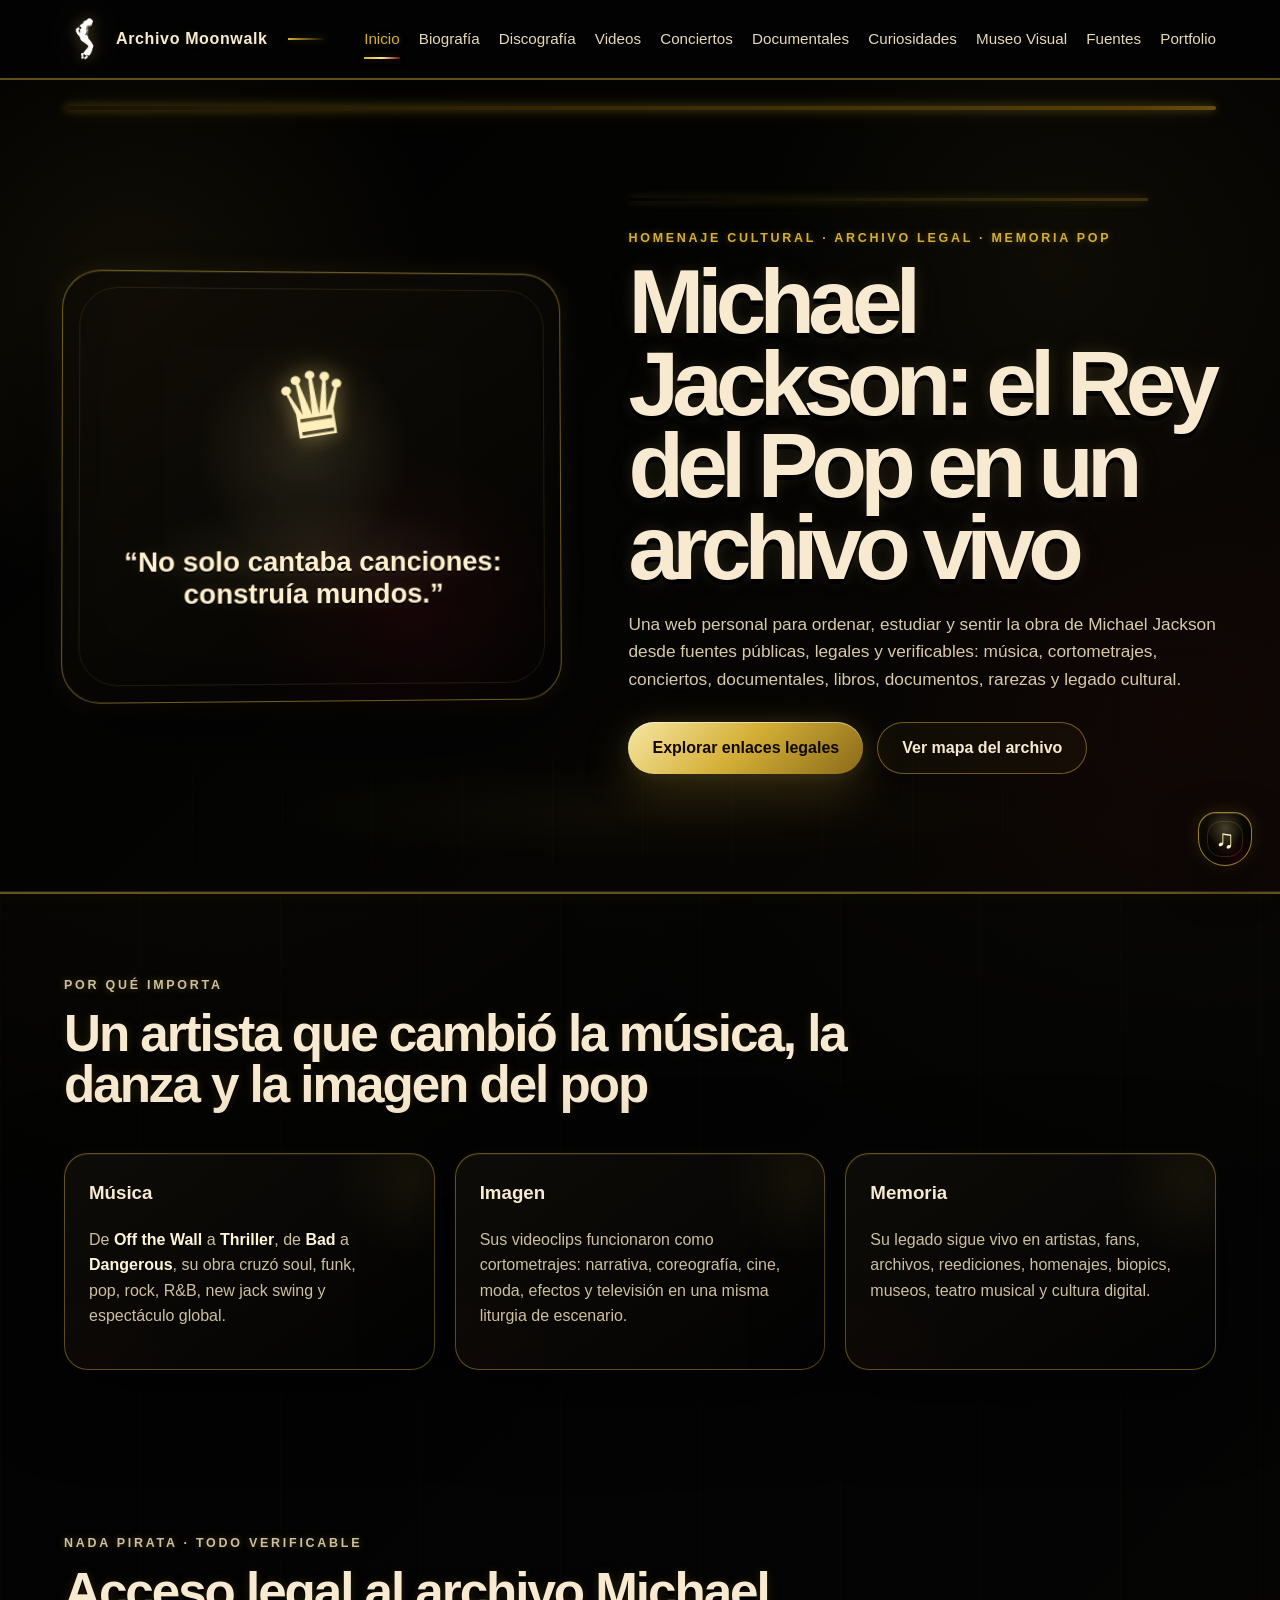
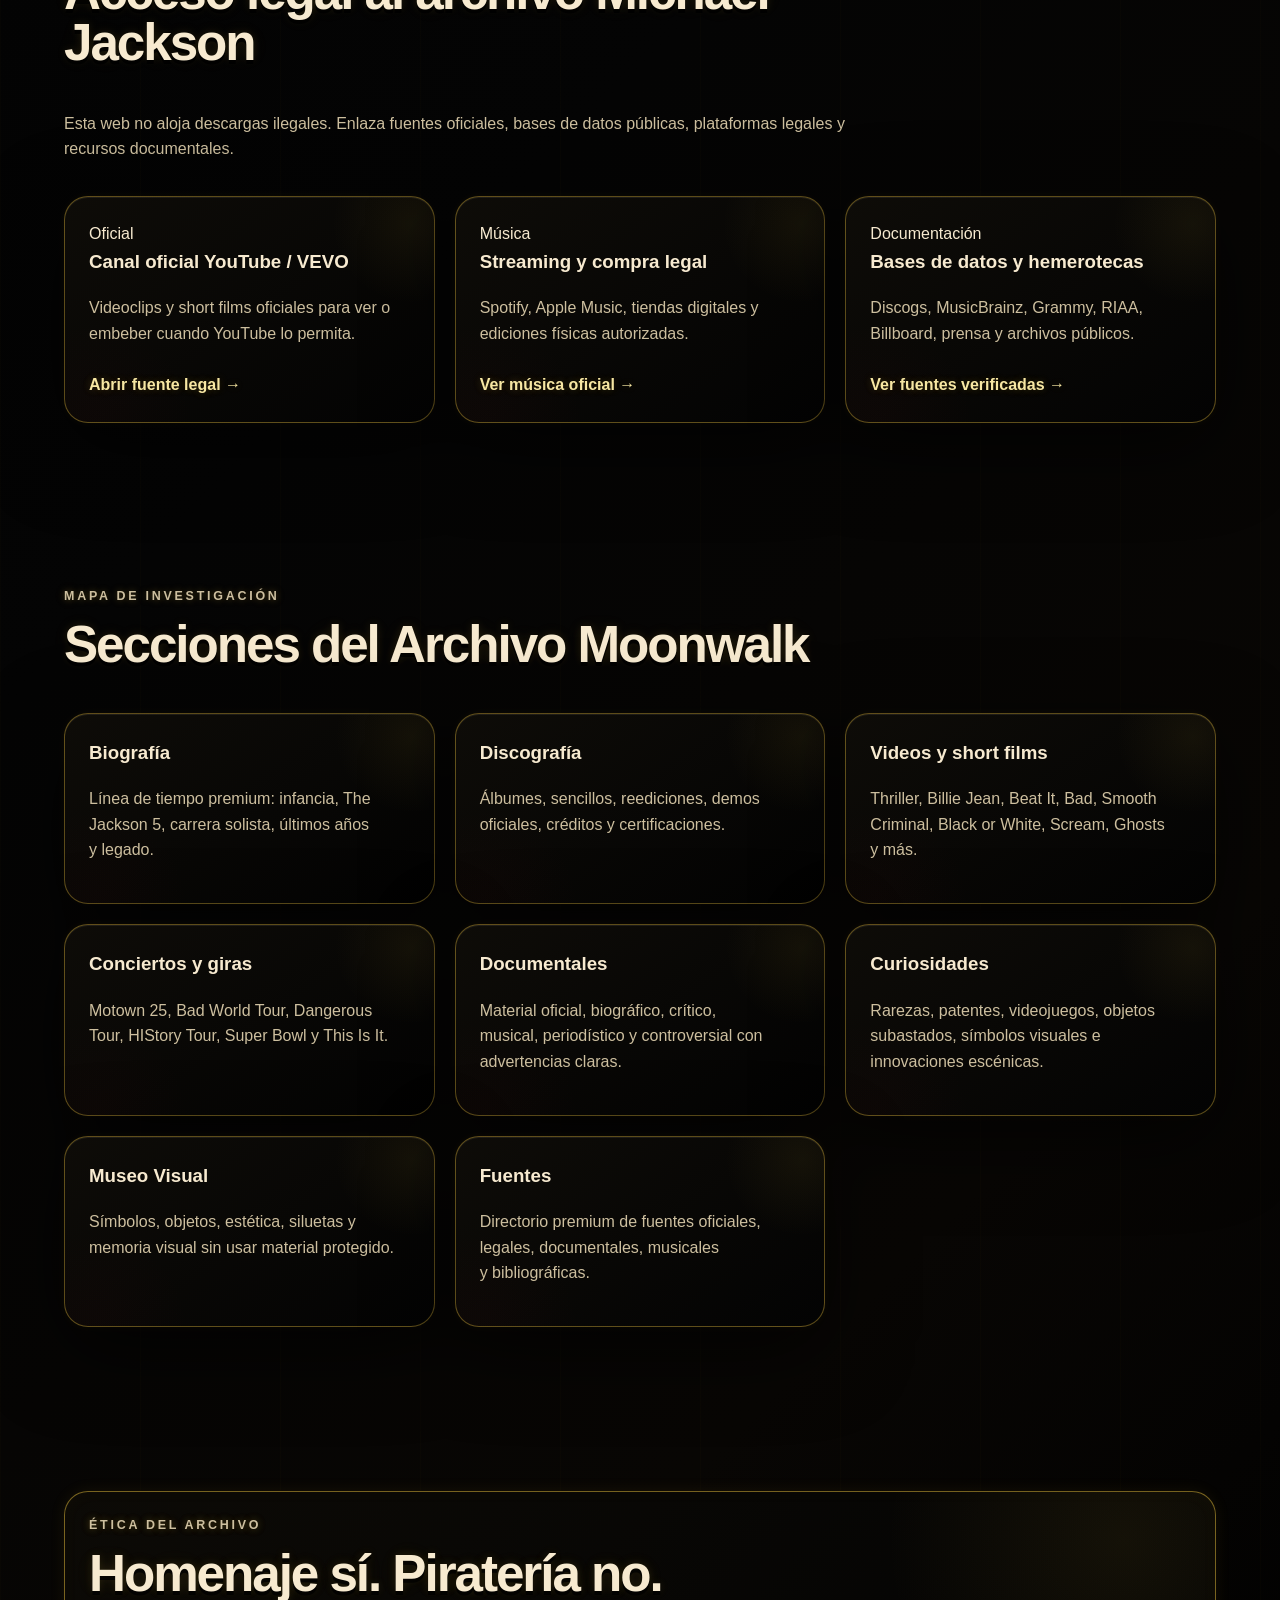
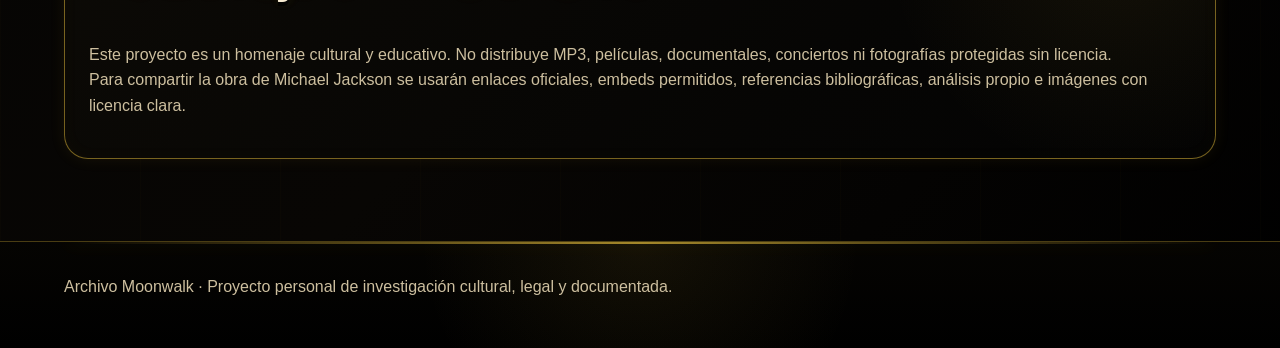
<file: index.html>
<!DOCTYPE html>
<html lang="es">
<head>
  <meta charset="UTF-8" />
  <meta name="viewport" content="width=device-width, initial-scale=1.0" />
  <meta name="description" content="Archivo Moonwalk: web personal de homenaje cultural, legal y documentado a Michael Jackson." />
  <link rel="icon" type="image/png" href="img/m_j_pies.png" />
  <title>Archivo Moonwalk | Michael Jackson</title>
  <link rel="stylesheet" href="css/styles.css" />
  <link rel="stylesheet" href="css/home-hero-premium.css" />
  <link rel="stylesheet" href="css/quality-polish.css" />
  <link rel="stylesheet" href="css/moonwalk-scroll-controls.css" />
</head>
<body>
  <header class="site-header">
    <a class="brand" href="index.html">
      <img class="brand-logo" src="img/m_j_pies.png" alt="Logo Archivo Moonwalk" />
      <span>Archivo Moonwalk</span>
    </a>

    <button class="menu-toggle" aria-label="Abrir menú" aria-expanded="false">&#9776;</button>

    <nav class="main-nav" aria-label="Navegación principal">
      <a href="index.html">Inicio</a>
      <a href="biografia.html">Biografía</a>
      <a href="discografia.html">Discografía</a>
      <a href="videos.html">Videos</a>
      <a href="conciertos.html">Conciertos</a>
      <a href="documentales.html">Documentales</a>
      <a href="curiosidades.html">Curiosidades</a>
      <a href="museo-visual.html">Museo Visual</a>
      <a href="fuentes.html">Fuentes</a>
    </nav>
  </header>

  <main>
    <section id="inicio" class="hero">
      <div class="hero-visual" aria-hidden="true">
        <div class="stage-card">
          <div class="fedora">♛</div>
          <div class="spotlight"></div>
          <p>“No solo cantaba canciones: construía mundos.”</p>
        </div>
      </div>

      <div class="hero-content">
        <p class="eyebrow">Homenaje cultural · Archivo legal · Memoria pop</p>
        <h1>Michael Jackson: el Rey del Pop en un archivo vivo</h1>
        <p class="hero-text">
          Una web personal para ordenar, estudiar y sentir la obra de Michael Jackson desde fuentes públicas,
          legales y verificables: música, cortometrajes, conciertos, documentales, libros, documentos,
          rarezas y legado cultural.
        </p>

        <div class="hero-actions">
          <a class="btn primary" href="fuentes.html">Explorar enlaces legales</a>
          <a class="btn ghost" href="#archivo">Ver mapa del archivo</a>
        </div>
      </div>
    </section>

    <section id="legado" class="section">
      <div class="section-heading">
        <p class="eyebrow">Por qué importa</p>
        <h2>Un artista que cambió la música, la danza y la imagen del pop</h2>
      </div>

      <div class="grid three">
        <article class="card">
          <h3>Música</h3>
          <p>
            De <strong>Off the Wall</strong> a <strong>Thriller</strong>, de <strong>Bad</strong> a
            <strong>Dangerous</strong>, su obra cruzó soul, funk, pop, rock, R&amp;B, new jack swing
            y espectáculo global.
          </p>
        </article>

        <article class="card">
          <h3>Imagen</h3>
          <p>
            Sus videoclips funcionaron como cortometrajes: narrativa, coreografía, cine, moda,
            efectos y televisión en una misma liturgia de escenario.
          </p>
        </article>

        <article class="card">
          <h3>Memoria</h3>
          <p>
            Su legado sigue vivo en artistas, fans, archivos, reediciones, homenajes, biopics,
            museos, teatro musical y cultura digital.
          </p>
        </article>
      </div>
    </section>

    <section id="acceso-legal" class="section">
      <div class="section-heading">
        <p class="eyebrow">Nada pirata · todo verificable</p>
        <h2>Acceso legal al archivo Michael Jackson</h2>
        <p>
          Esta web no aloja descargas ilegales. Enlaza fuentes oficiales, bases de datos públicas,
          plataformas legales y recursos documentales.
        </p>
      </div>

      <div class="grid three">
        <article class="legal-card">
          <span>Oficial</span>
          <h3>Canal oficial YouTube / VEVO</h3>
          <p>Videoclips y short films oficiales para ver o embeber cuando YouTube lo permita.</p>
          <a href="https://www.youtube.com/user/michaeljackson" target="_blank" rel="noopener noreferrer">Abrir fuente legal →</a>
        </article>

        <article class="legal-card">
          <span>Música</span>
          <h3>Streaming y compra legal</h3>
          <p>Spotify, Apple Music, tiendas digitales y ediciones físicas autorizadas.</p>
          <a href="https://www.michaeljackson.com/music/" target="_blank" rel="noopener noreferrer">Ver música oficial →</a>
        </article>

        <article class="legal-card">
          <span>Documentación</span>
          <h3>Bases de datos y hemerotecas</h3>
          <p>Discogs, MusicBrainz, Grammy, RIAA, Billboard, prensa y archivos públicos.</p>
          <a href="fuentes.html">Ver fuentes verificadas →</a>
        </article>
      </div>
    </section>

    <section id="archivo" class="section">
      <div class="section-heading">
        <p class="eyebrow">Mapa de investigación</p>
        <h2>Secciones del Archivo Moonwalk</h2>
      </div>

      <div class="grid three">
        <a class="card link-card" href="biografia.html">
          <h3>Biografía</h3>
          <p>Línea de tiempo premium: infancia, The Jackson 5, carrera solista, últimos años y legado.</p>
        </a>

        <a class="card link-card" href="discografia.html">
          <h3>Discografía</h3>
          <p>Álbumes, sencillos, reediciones, demos oficiales, créditos y certificaciones.</p>
        </a>

        <a class="card link-card" href="videos.html">
          <h3>Videos y short films</h3>
          <p>Thriller, Billie Jean, Beat It, Bad, Smooth Criminal, Black or White, Scream, Ghosts y más.</p>
        </a>

        <a class="card link-card" href="conciertos.html">
          <h3>Conciertos y giras</h3>
          <p>Motown 25, Bad World Tour, Dangerous Tour, HIStory Tour, Super Bowl y This Is It.</p>
        </a>

        <a class="card link-card" href="documentales.html">
          <h3>Documentales</h3>
          <p>Material oficial, biográfico, crítico, musical, periodístico y controversial con advertencias claras.</p>
        </a>

        <a class="card link-card" href="curiosidades.html">
          <h3>Curiosidades</h3>
          <p>Rarezas, patentes, videojuegos, objetos subastados, símbolos visuales e innovaciones escénicas.</p>
        </a>

        <a class="card link-card" href="museo-visual.html">
          <h3>Museo Visual</h3>
          <p>Símbolos, objetos, estética, siluetas y memoria visual sin usar material protegido.</p>
        </a>

        <a class="card link-card" href="fuentes.html">
          <h3>Fuentes</h3>
          <p>Directorio premium de fuentes oficiales, legales, documentales, musicales y bibliográficas.</p>
        </a>
      </div>
    </section>

    <section id="etica" class="section">
      <div class="notice">
        <p class="eyebrow">Ética del archivo</p>
        <h2>Homenaje sí. Piratería no.</h2>
        <p>
          Este proyecto es un homenaje cultural y educativo. No distribuye MP3, películas,
          documentales, conciertos ni fotografías protegidas sin licencia. Para compartir la obra
          de Michael Jackson se usarán enlaces oficiales, embeds permitidos, referencias
          bibliográficas, análisis propio e imágenes con licencia clara.
        </p>
      </div>
    </section>
  </main>

  <footer class="site-footer">
    <p>Archivo Moonwalk · Proyecto personal de investigación cultural, legal y documentada.</p>
  </footer>

  <script src="js/app.js"></script>
  <script src="js/moonwalk-scroll-controls.js"></script>
</body>
</html>
</file>
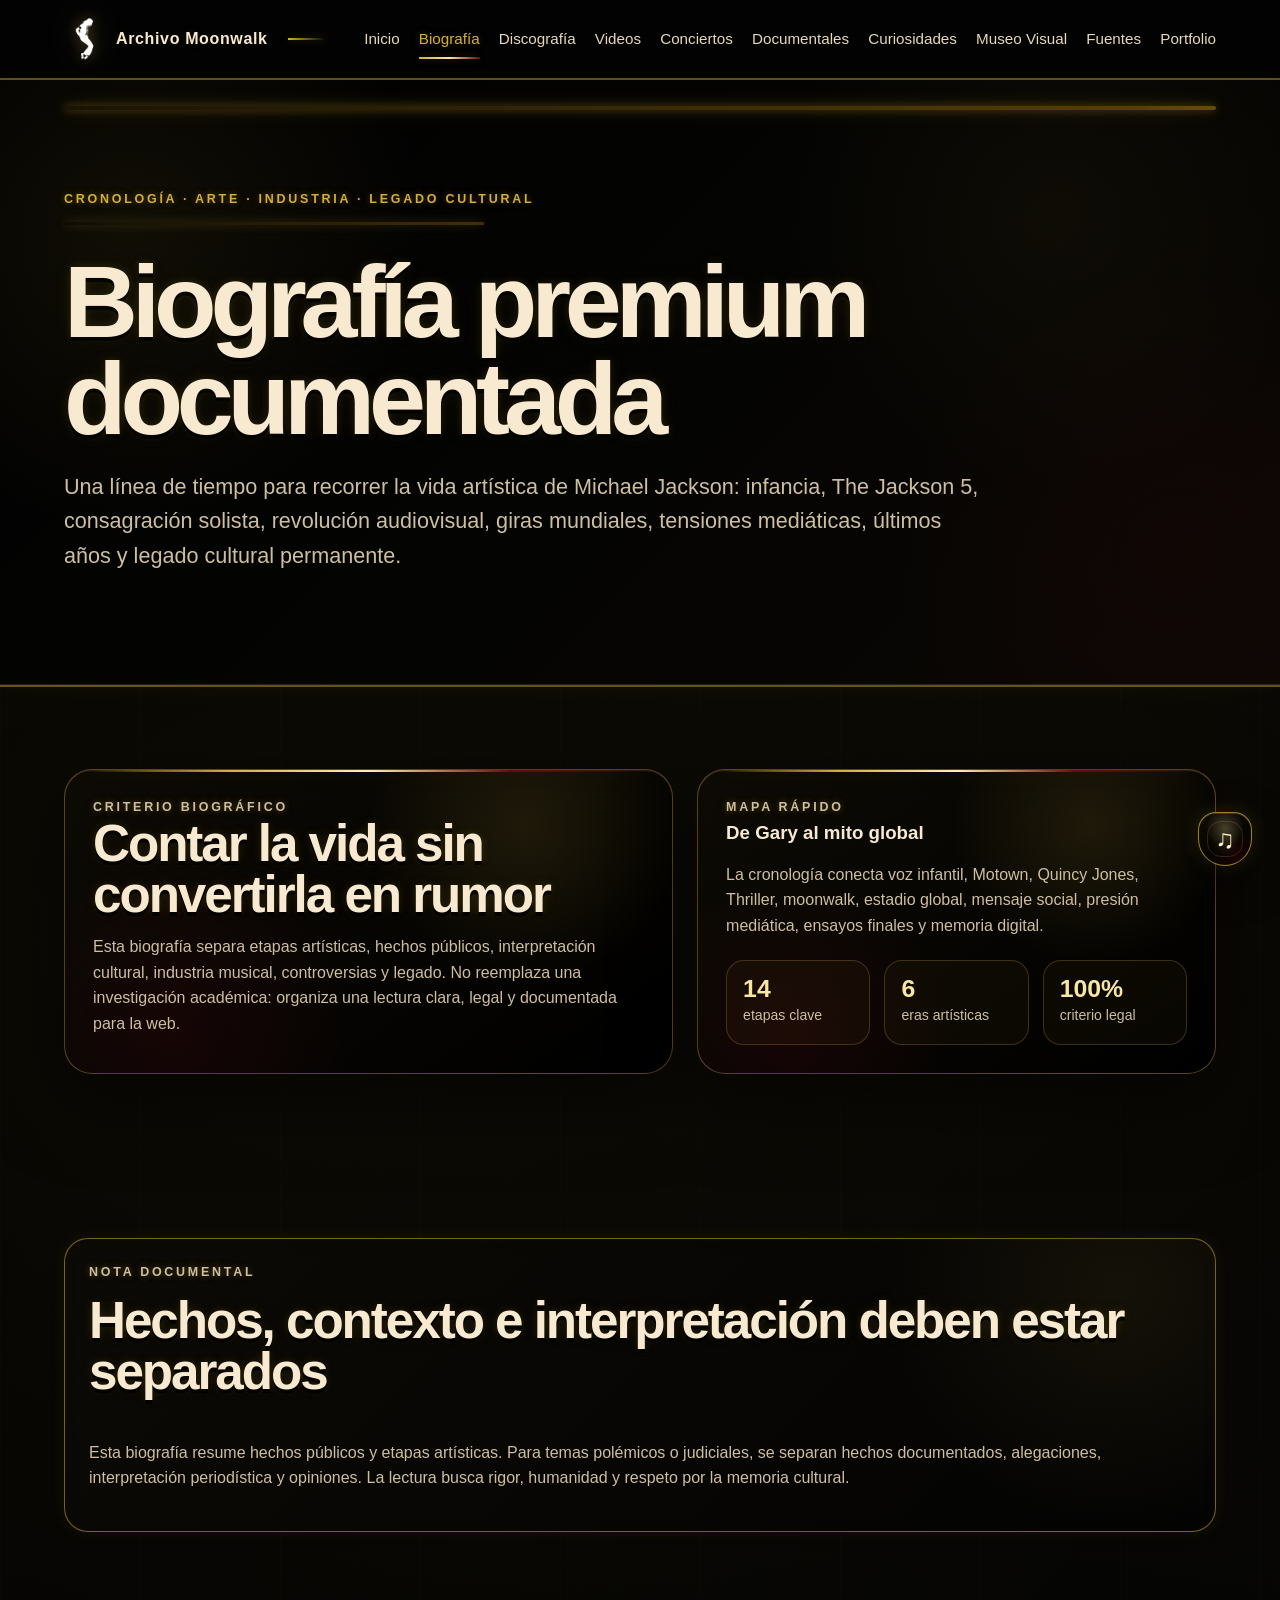
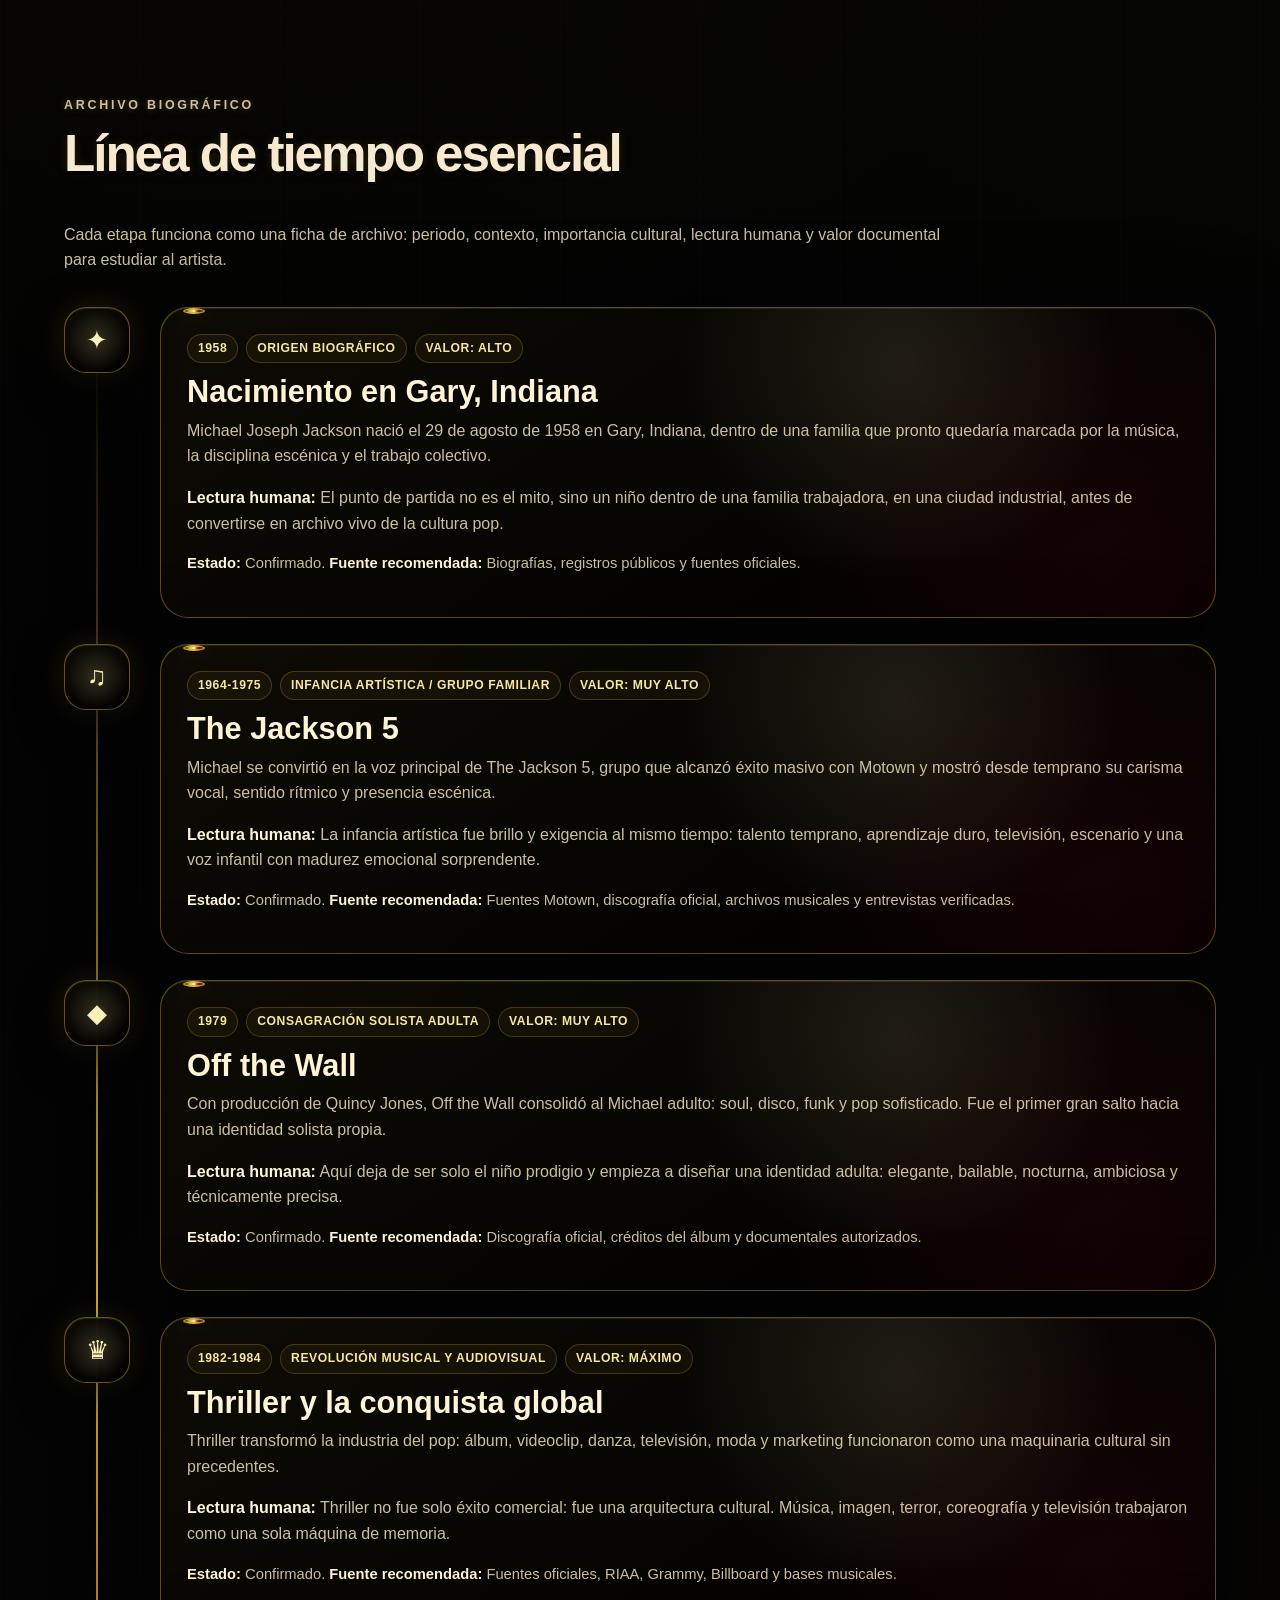
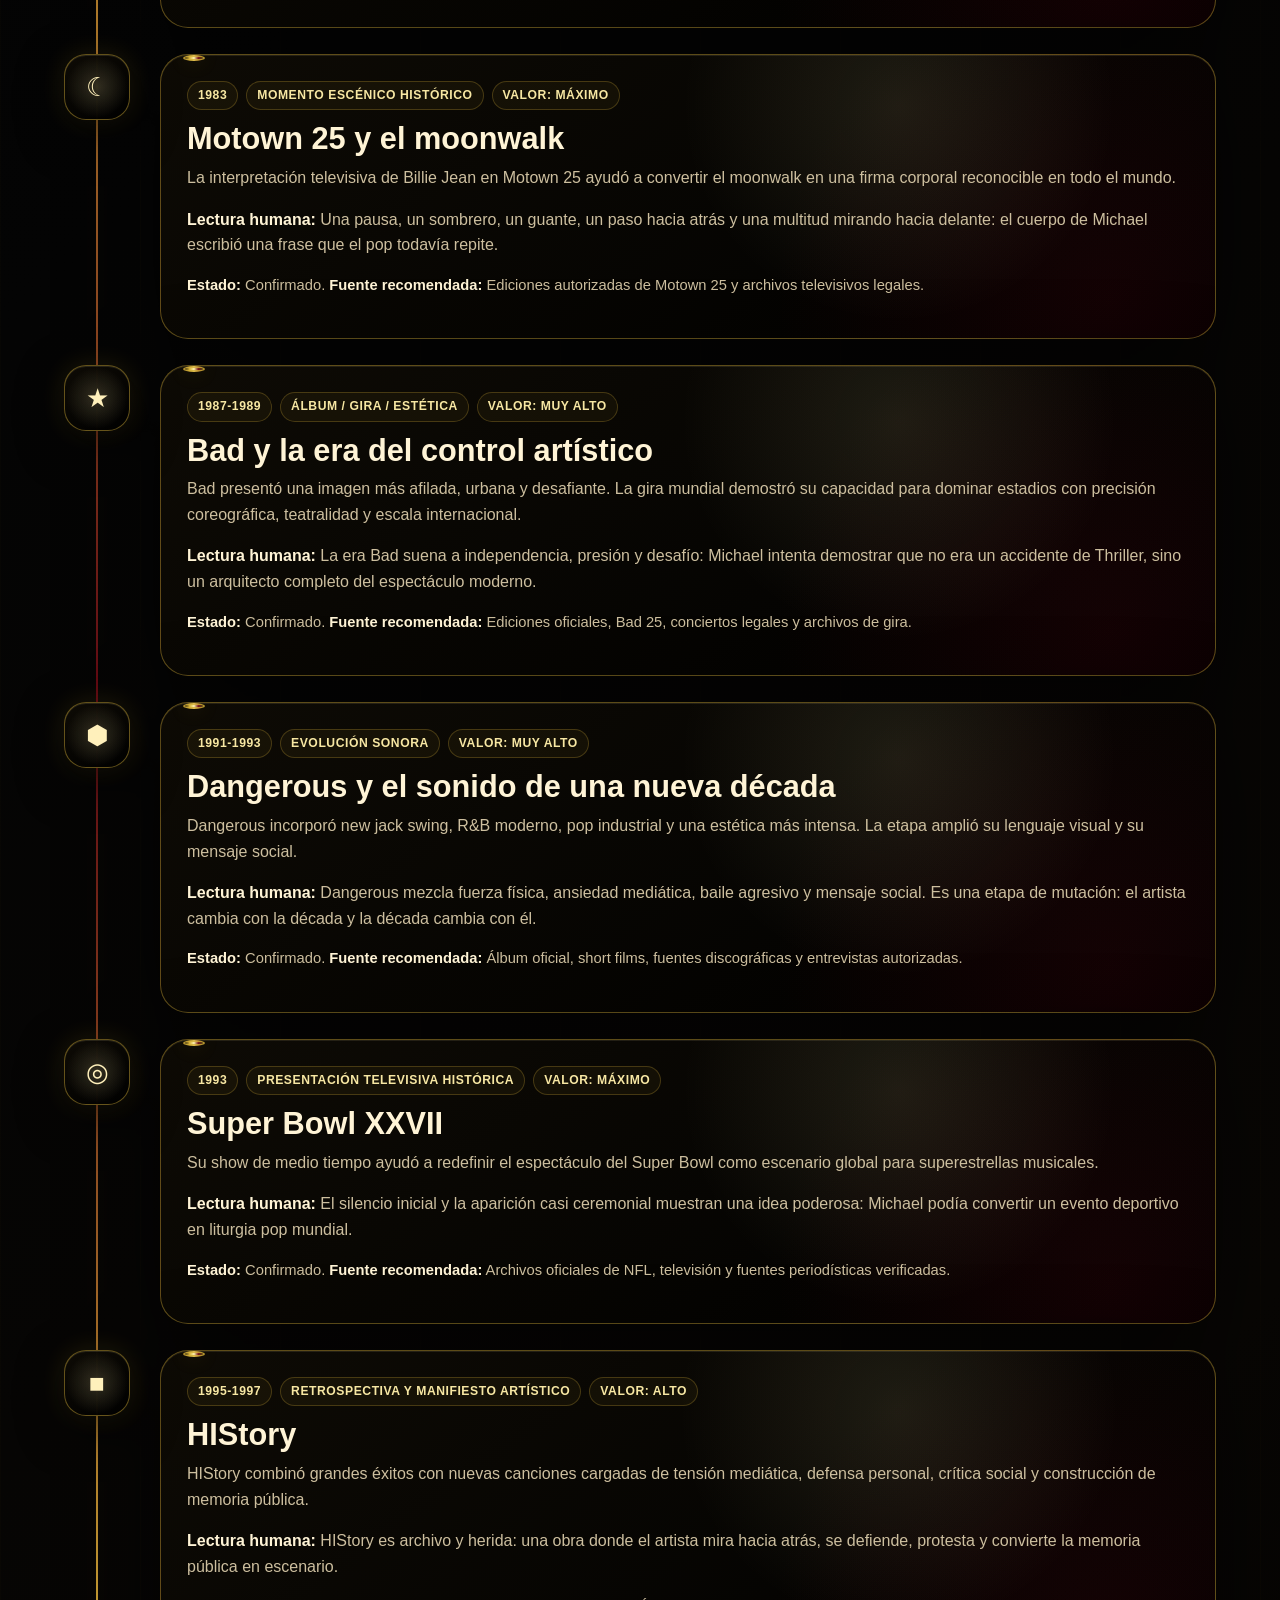
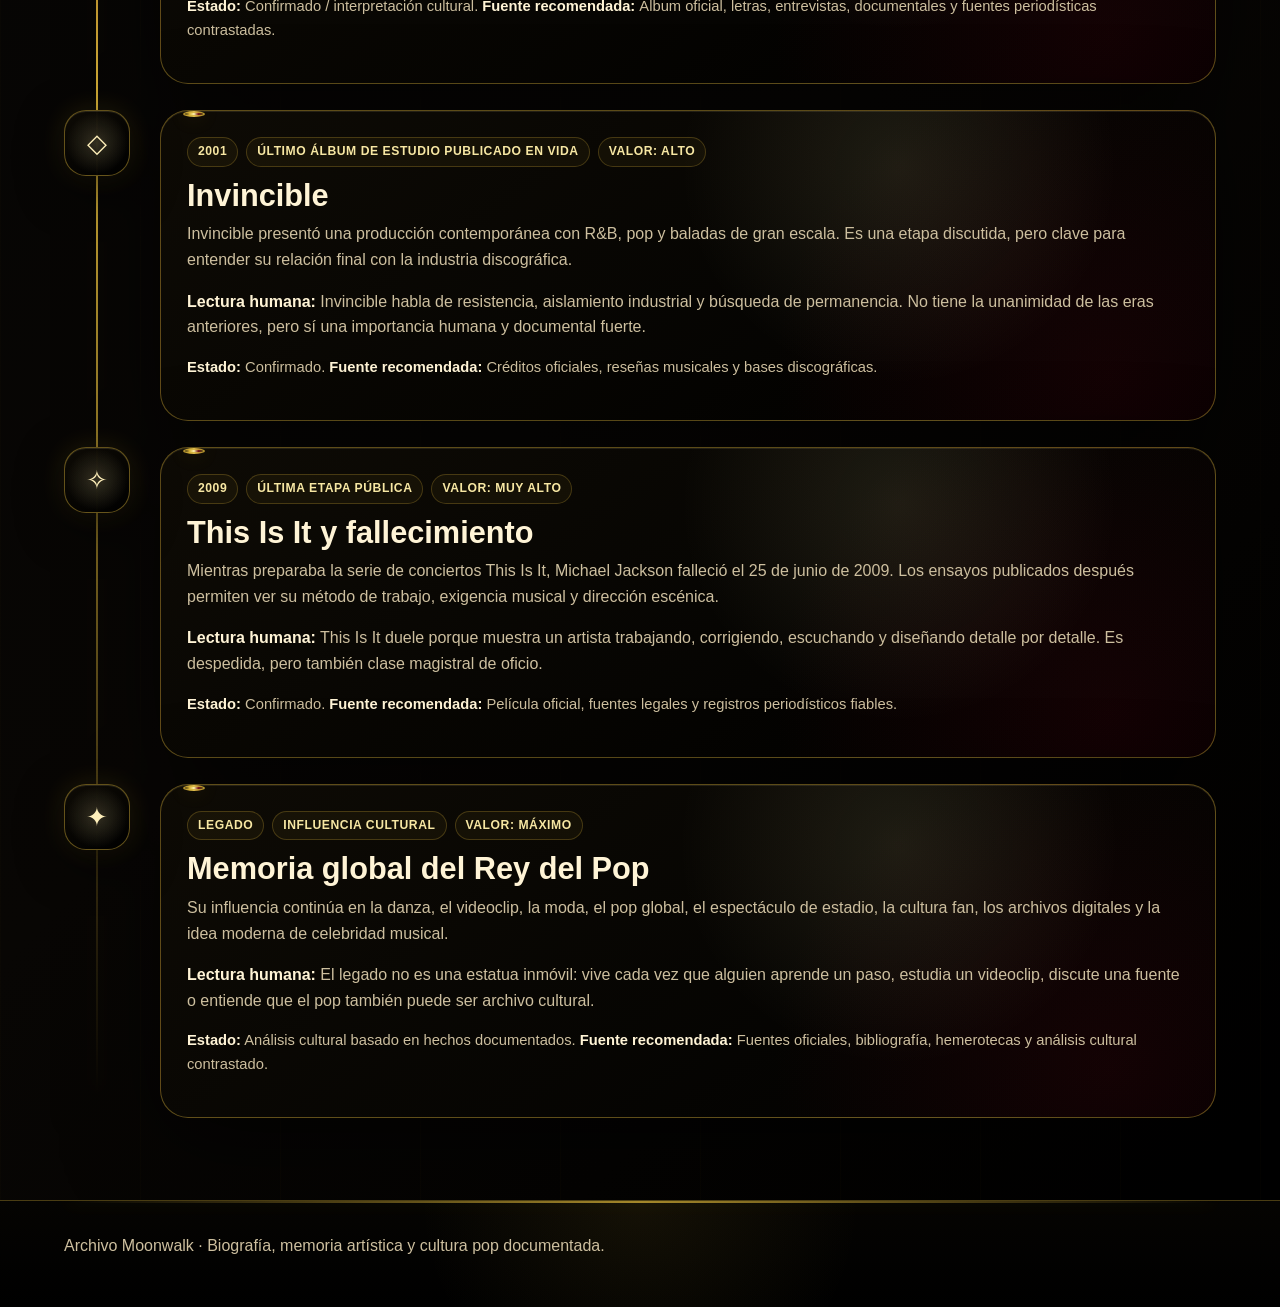
<file: biografia.html>
<!DOCTYPE html>
<html lang="es">
<head>
  <meta charset="UTF-8" />
  <meta name="viewport" content="width=device-width, initial-scale=1.0" />
  <meta name="description" content="Biografía premium documentada de Michael Jackson organizada como línea de tiempo artística, cultural y legal." />
  <link rel="icon" type="image/png" href="img/m_j_pies.png" />
  <title>Biografía Premium | Archivo Moonwalk</title>
  <link rel="stylesheet" href="css/styles.css" />
  <link rel="stylesheet" href="css/quality-polish.css" />
  <link rel="stylesheet" href="css/moonwalk-scroll-controls.css" />
  <link rel="stylesheet" href="css/biografia-premium-final.css" />
</head>
<body>
  <header class="site-header">
    <a class="brand" href="index.html"><img class="brand-logo" src="img/m_j_pies.png" alt="Logo Archivo Moonwalk" /><span>Archivo Moonwalk</span></a>
    <button class="menu-toggle" aria-label="Abrir menú" aria-expanded="false">☰</button>
    <nav class="main-nav" aria-label="Navegación principal">
      <a href="index.html">Inicio</a>
      <a href="biografia.html">Biografía</a>
      <a href="discografia.html">Discografía</a>
      <a href="videos.html">Videos</a>
      <a href="conciertos.html">Conciertos</a>
      <a href="documentales.html">Documentales</a>
      <a href="curiosidades.html">Curiosidades</a>
      <a href="museo-visual.html">Museo Visual</a>
      <a href="fuentes.html">Fuentes</a>
    </nav>
  </header>

  <main>
    <section class="page-hero biografia-hero">
      <p class="eyebrow">Cronología · arte · industria · legado cultural</p>
      <h1>Biografía premium documentada</h1>
      <p>
        Una línea de tiempo para recorrer la vida artística de Michael Jackson: infancia,
        The Jackson 5, consagración solista, revolución audiovisual, giras mundiales,
        tensiones mediáticas, últimos años y legado cultural permanente.
      </p>
    </section>

    <section class="section">
      <div class="biografia-intro">
        <article class="bio-panel">
          <p class="eyebrow">Criterio biográfico</p>
          <h2>Contar la vida sin convertirla en rumor</h2>
          <p>
            Esta biografía separa etapas artísticas, hechos públicos, interpretación cultural,
            industria musical, controversias y legado. No reemplaza una investigación académica:
            organiza una lectura clara, legal y documentada para la web.
          </p>
        </article>

        <article class="bio-panel">
          <p class="eyebrow">Mapa rápido</p>
          <h3>De Gary al mito global</h3>
          <p>
            La cronología conecta voz infantil, Motown, Quincy Jones, Thriller, moonwalk,
            estadio global, mensaje social, presión mediática, ensayos finales y memoria digital.
          </p>
          <div class="bio-stats" aria-label="Resumen de biografía premium">
            <div class="bio-stat"><strong>14</strong><span>etapas clave</span></div>
            <div class="bio-stat"><strong>6</strong><span>eras artísticas</span></div>
            <div class="bio-stat"><strong>100%</strong><span>criterio legal</span></div>
          </div>
        </article>
      </div>
    </section>

    <section class="section">
      <div class="notice">
        <p class="eyebrow">Nota documental</p>
        <h2>Hechos, contexto e interpretación deben estar separados</h2>
        <p>
          Esta biografía resume hechos públicos y etapas artísticas. Para temas polémicos o judiciales,
          se separan hechos documentados, alegaciones, interpretación periodística y opiniones. La lectura
          busca rigor, humanidad y respeto por la memoria cultural.
        </p>
      </div>
    </section>

    <section class="section">
      <div class="section-heading">
        <p class="eyebrow">Archivo biográfico</p>
        <h2>Línea de tiempo esencial</h2>
        <p>
          Cada etapa funciona como una ficha de archivo: periodo, contexto, importancia cultural,
          lectura humana y valor documental para estudiar al artista.
        </p>
      </div>

      <div id="bio-timeline" class="bio-timeline-premium"></div>
    </section>
  </main>

  <footer class="site-footer">
    <p>Archivo Moonwalk · Biografía, memoria artística y cultura pop documentada.</p>
  </footer>

  <script src="js/app.js"></script>
  <script src="js/biografia-premium-final.js"></script>
  <script src="js/moonwalk-scroll-controls.js"></script>
</body>
</html>
</file>
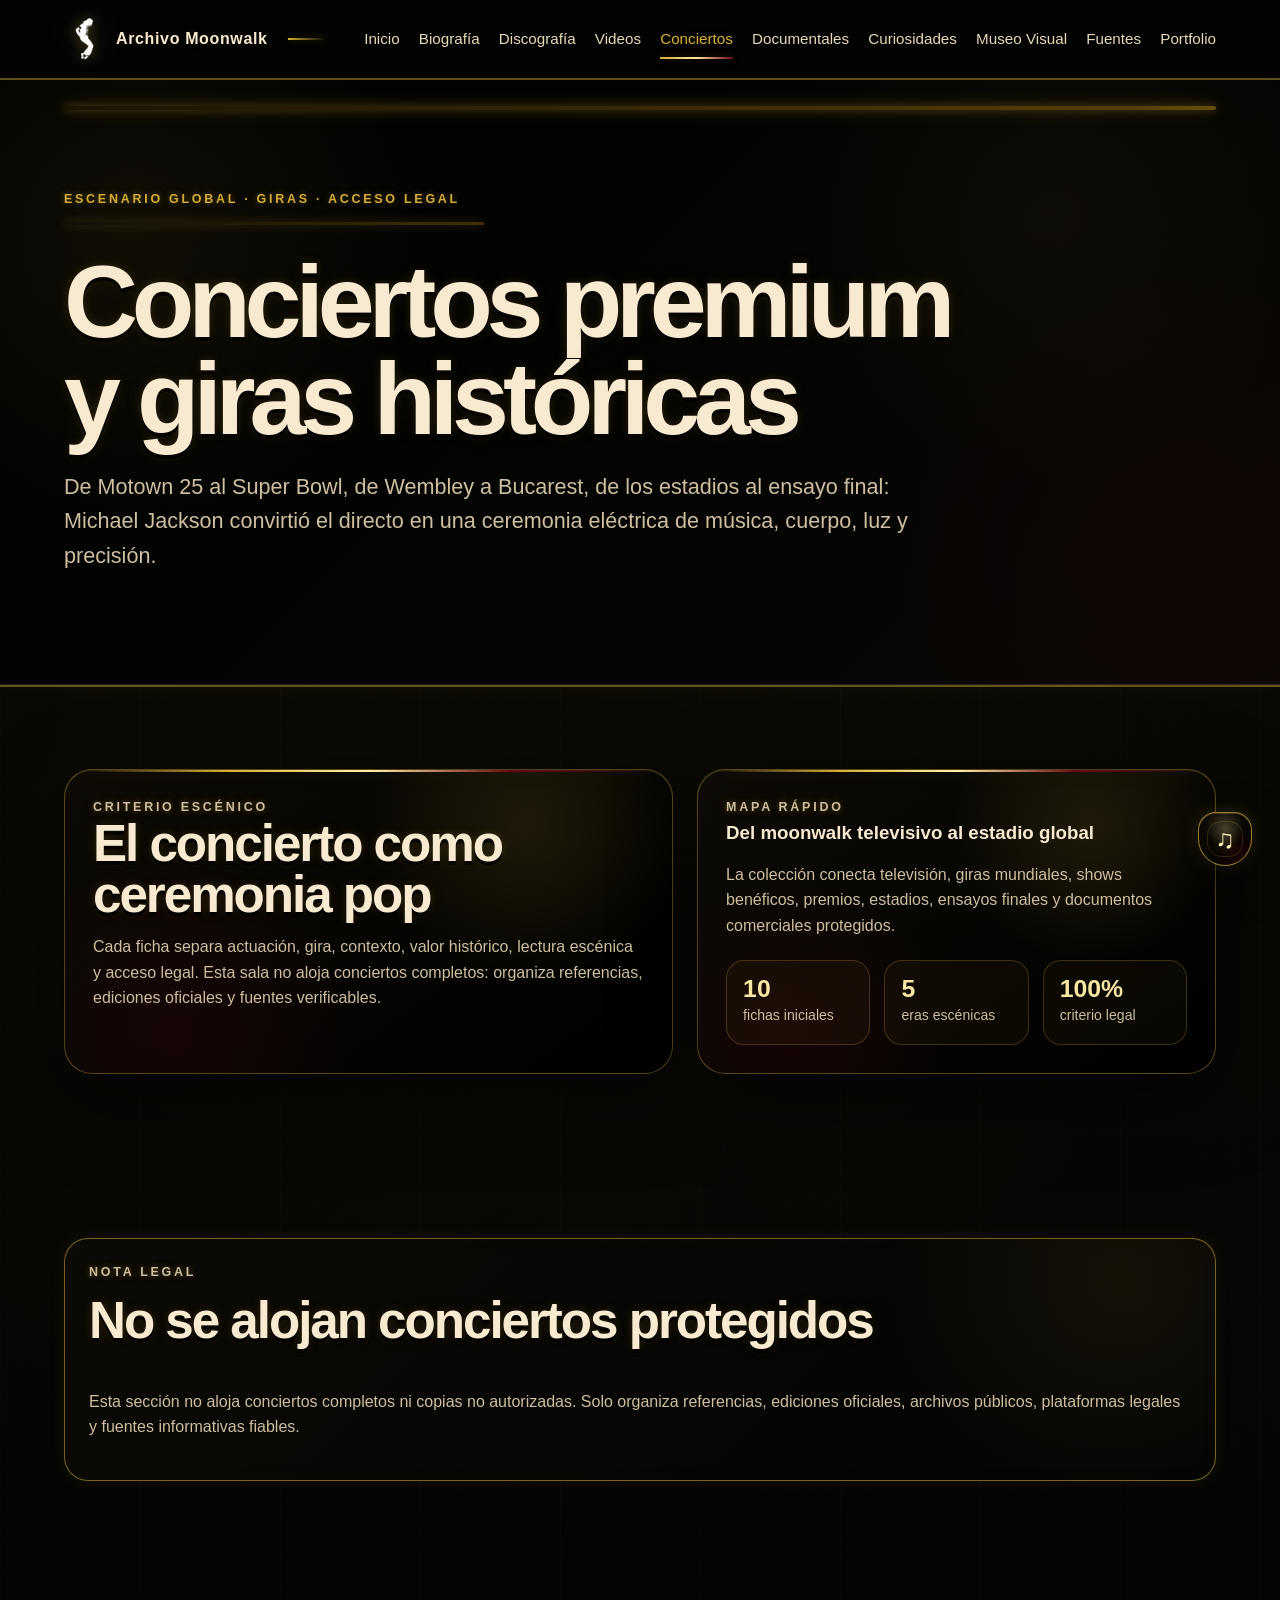
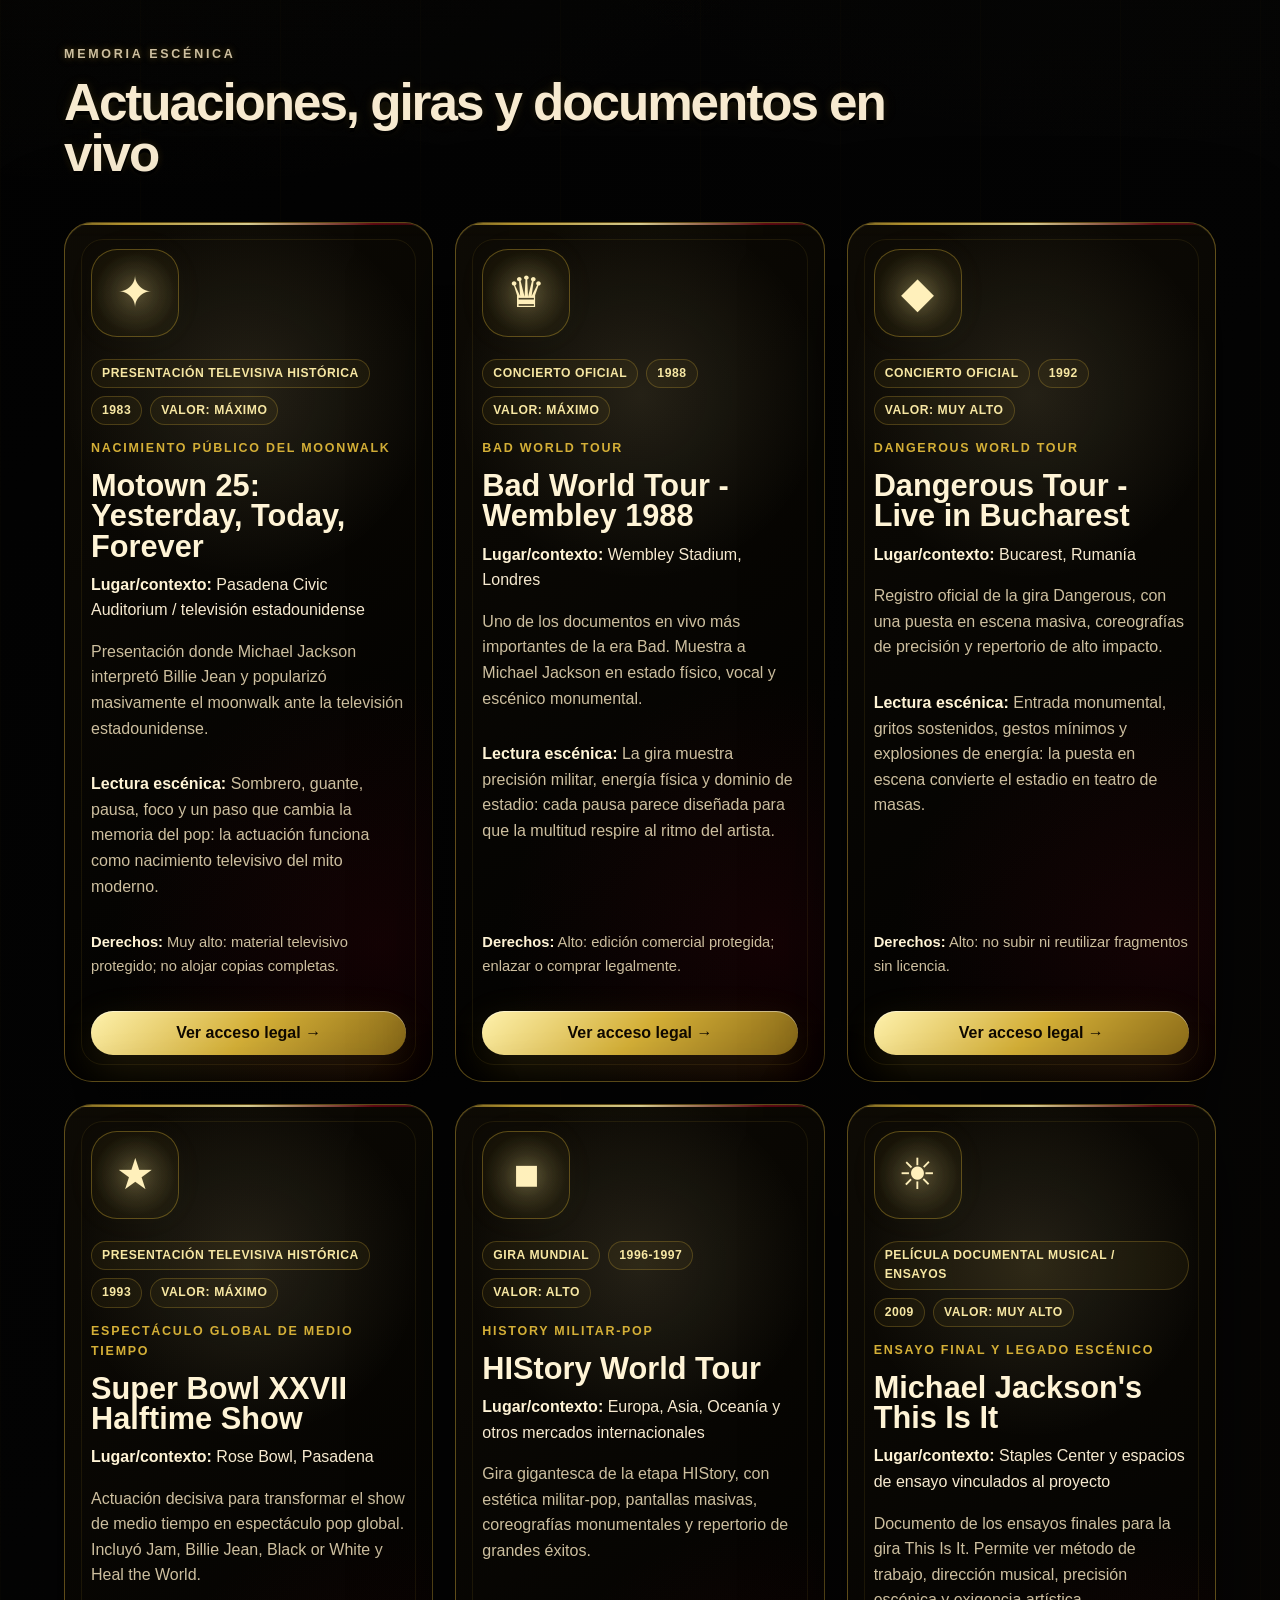
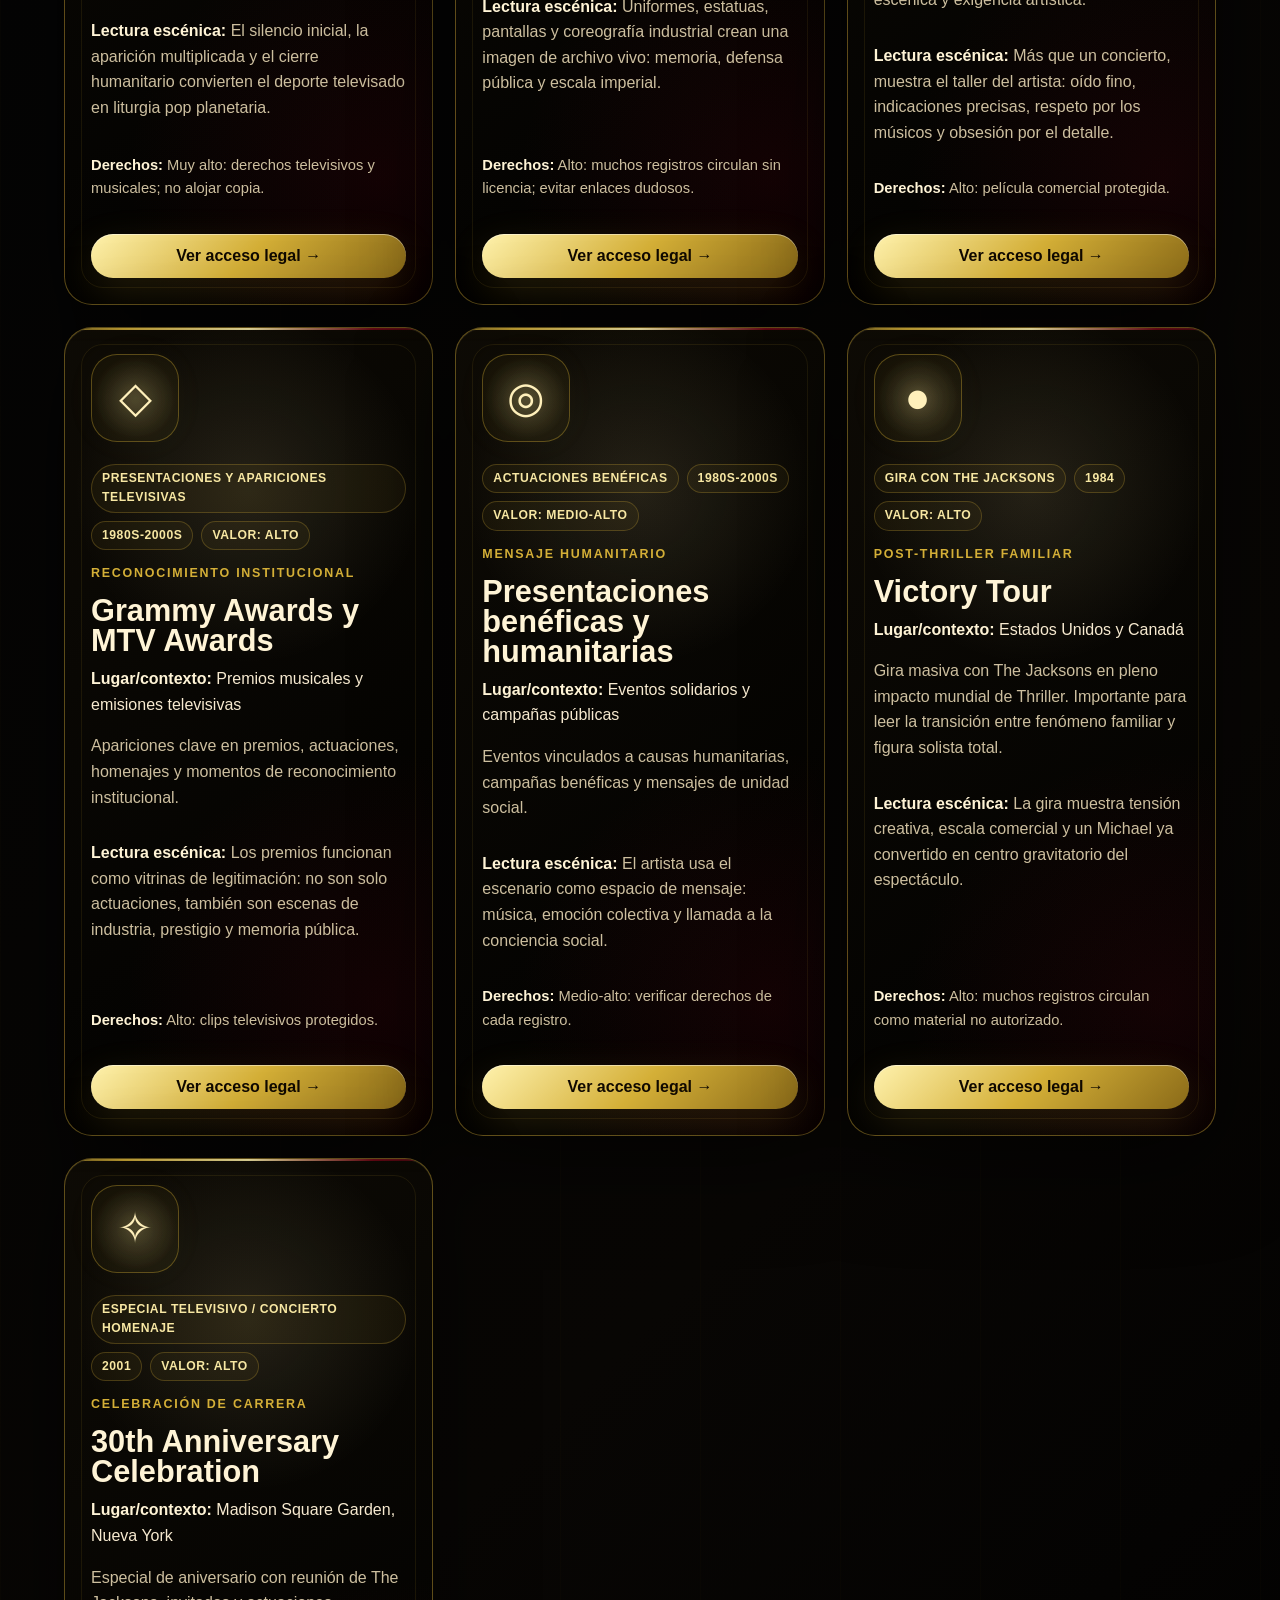
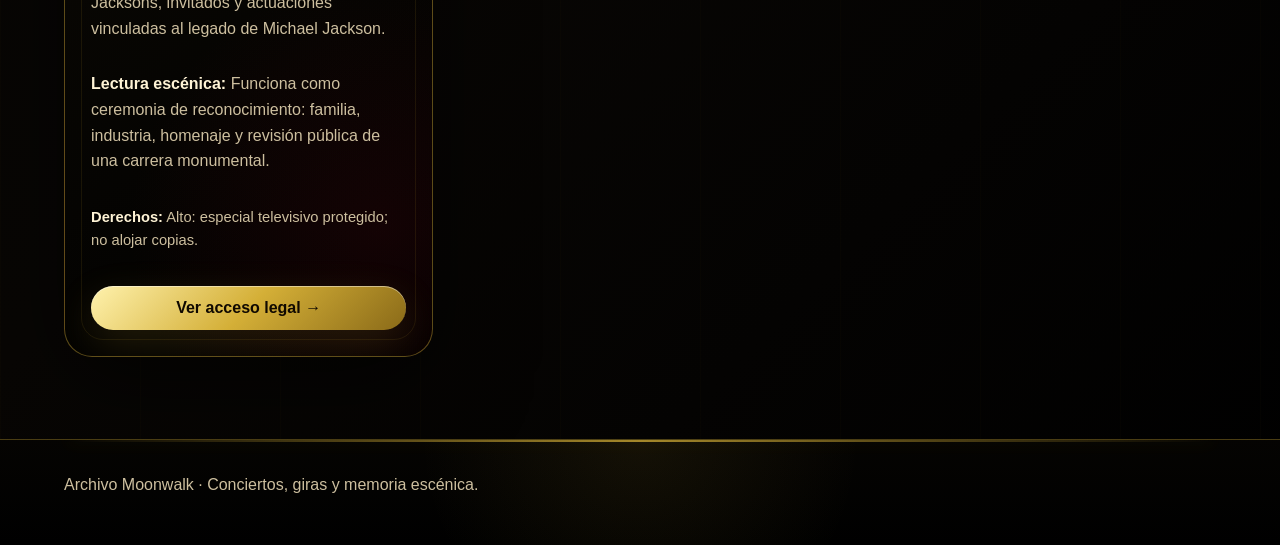
<file: conciertos.html>
<!DOCTYPE html>
<html lang="es">
<head>
  <meta charset="UTF-8" />
  <meta name="viewport" content="width=device-width, initial-scale=1.0" />
  <meta name="description" content="Conciertos premium, giras y presentaciones históricas de Michael Jackson organizadas legalmente." />
  <title>Conciertos Premium | Archivo Moonwalk</title>
  <link rel="icon" type="image/png" href="img/m_j_pies.png" />
  <link rel="stylesheet" href="css/styles.css" />
  <link rel="stylesheet" href="css/quality-polish.css" />
  <link rel="stylesheet" href="css/moonwalk-scroll-controls.css" />
  <link rel="stylesheet" href="css/conciertos-premium.css" />
</head>
<body>
  <header class="site-header">
    <a class="brand" href="index.html"><img class="brand-logo" src="img/m_j_pies.png" alt="Logo Archivo Moonwalk" /><span>Archivo Moonwalk</span></a>
    <button class="menu-toggle" aria-label="Abrir menú" aria-expanded="false">☰</button>
    <nav class="main-nav" aria-label="Navegación principal">
      <a href="index.html">Inicio</a>
      <a href="biografia.html">Biografía</a>
      <a href="discografia.html">Discografía</a>
      <a href="videos.html">Videos</a>
      <a href="conciertos.html">Conciertos</a>
      <a href="documentales.html">Documentales</a>
      <a href="curiosidades.html">Curiosidades</a>
      <a href="museo-visual.html">Museo Visual</a>
      <a href="fuentes.html">Fuentes</a>
    </nav>
  </header>

  <main>
    <section class="page-hero conciertos-hero">
      <p class="eyebrow">Escenario global · giras · acceso legal</p>
      <h1>Conciertos premium y giras históricas</h1>
      <p>
        De Motown 25 al Super Bowl, de Wembley a Bucarest, de los estadios al ensayo final:
        Michael Jackson convirtió el directo en una ceremonia eléctrica de música, cuerpo, luz y precisión.
      </p>
    </section>

    <section class="section">
      <div class="conciertos-intro">
        <article class="concierto-panel">
          <p class="eyebrow">Criterio escénico</p>
          <h2>El concierto como ceremonia pop</h2>
          <p>
            Cada ficha separa actuación, gira, contexto, valor histórico, lectura escénica y acceso legal.
            Esta sala no aloja conciertos completos: organiza referencias, ediciones oficiales y fuentes verificables.
          </p>
        </article>

        <article class="concierto-panel">
          <p class="eyebrow">Mapa rápido</p>
          <h3>Del moonwalk televisivo al estadio global</h3>
          <p>
            La colección conecta televisión, giras mundiales, shows benéficos, premios, estadios,
            ensayos finales y documentos comerciales protegidos.
          </p>
          <div class="concierto-stats" aria-label="Resumen de conciertos premium">
            <div class="concierto-stat"><strong>10</strong><span>fichas iniciales</span></div>
            <div class="concierto-stat"><strong>5</strong><span>eras escénicas</span></div>
            <div class="concierto-stat"><strong>100%</strong><span>criterio legal</span></div>
          </div>
        </article>
      </div>
    </section>

    <section class="section">
      <div class="notice">
        <p class="eyebrow">Nota legal</p>
        <h2>No se alojan conciertos protegidos</h2>
        <p>
          Esta sección no aloja conciertos completos ni copias no autorizadas. Solo organiza referencias,
          ediciones oficiales, archivos públicos, plataformas legales y fuentes informativas fiables.
        </p>
      </div>
    </section>

    <section class="section">
      <div class="section-heading">
        <p class="eyebrow">Memoria escénica</p>
        <h2>Actuaciones, giras y documentos en vivo</h2>
      </div>

      <div id="concerts-grid" class="conciertos-grid-premium"></div>
    </section>
  </main>

  <footer class="site-footer">
    <p>Archivo Moonwalk · Conciertos, giras y memoria escénica.</p>
  </footer>

  <script src="js/app.js"></script>
  <script src="js/conciertos-premium.js"></script>
  <script src="js/moonwalk-scroll-controls.js"></script>
</body>
</html>
</file>
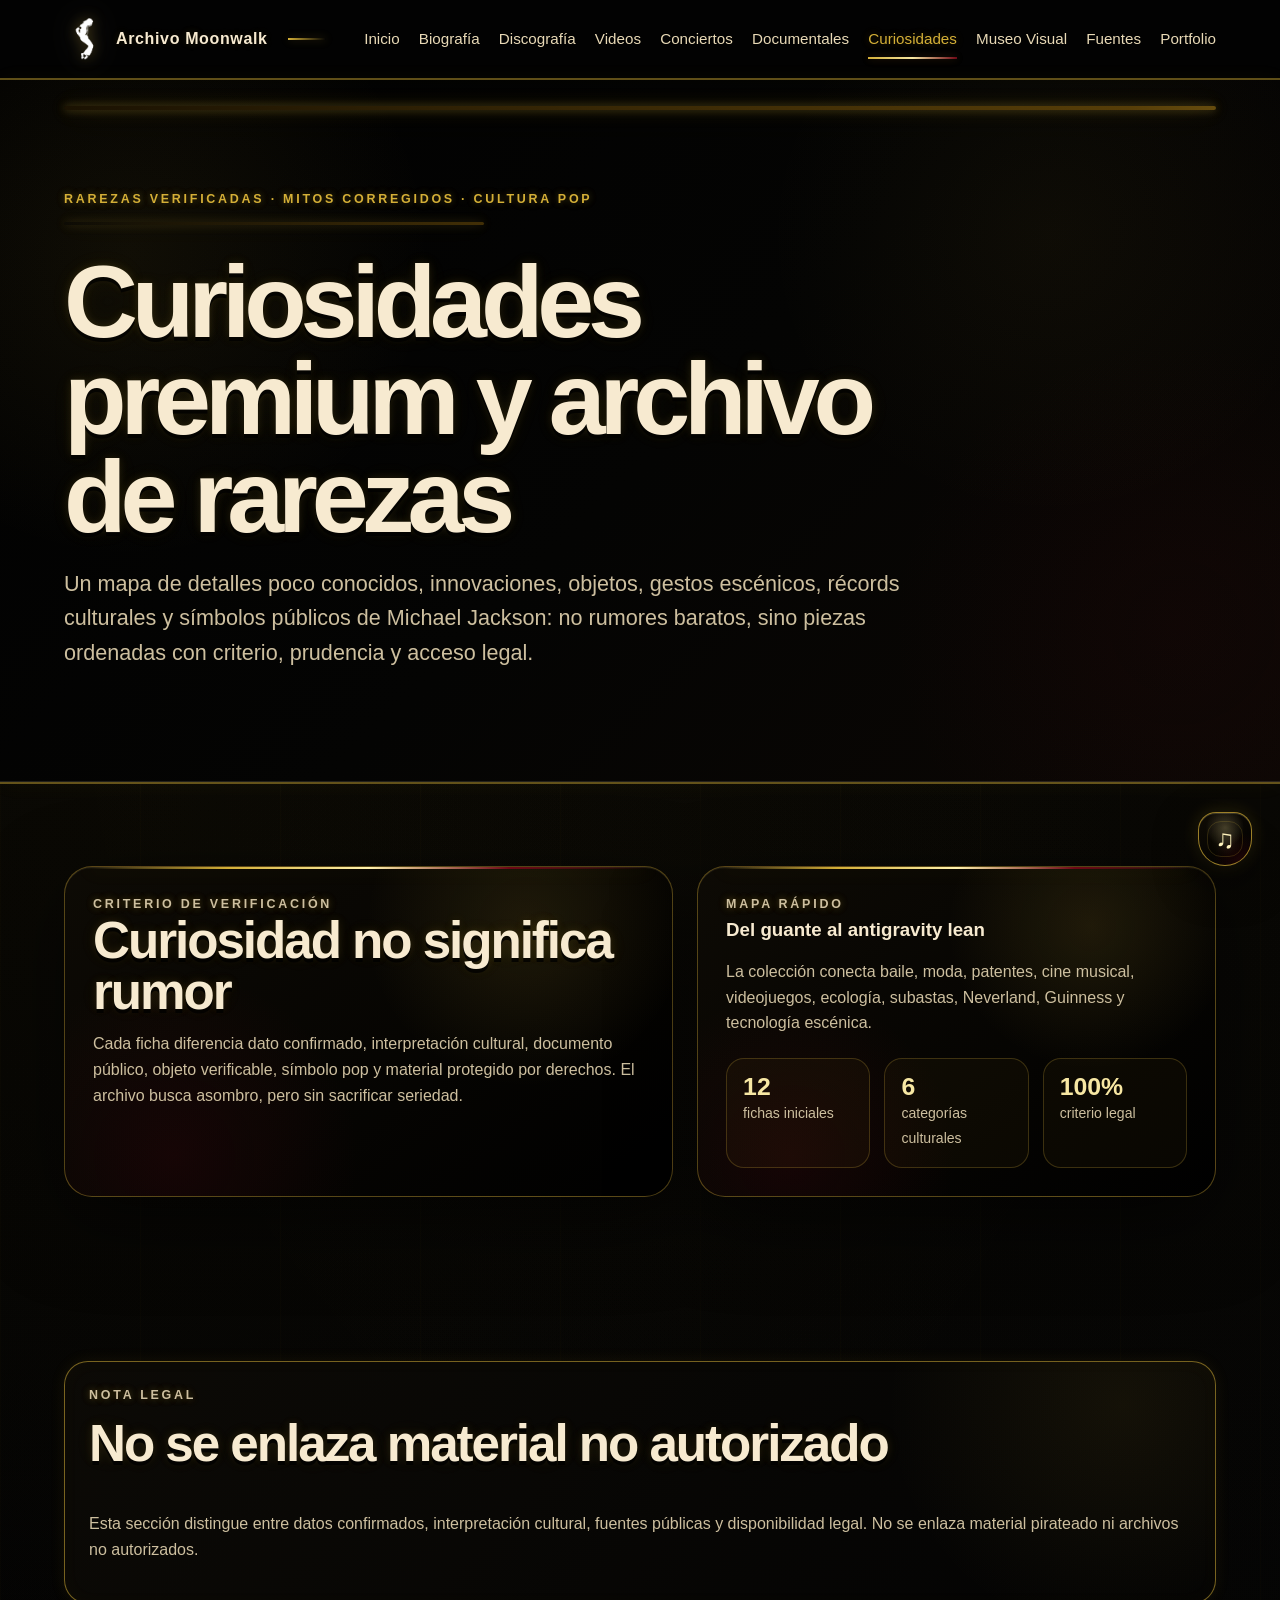
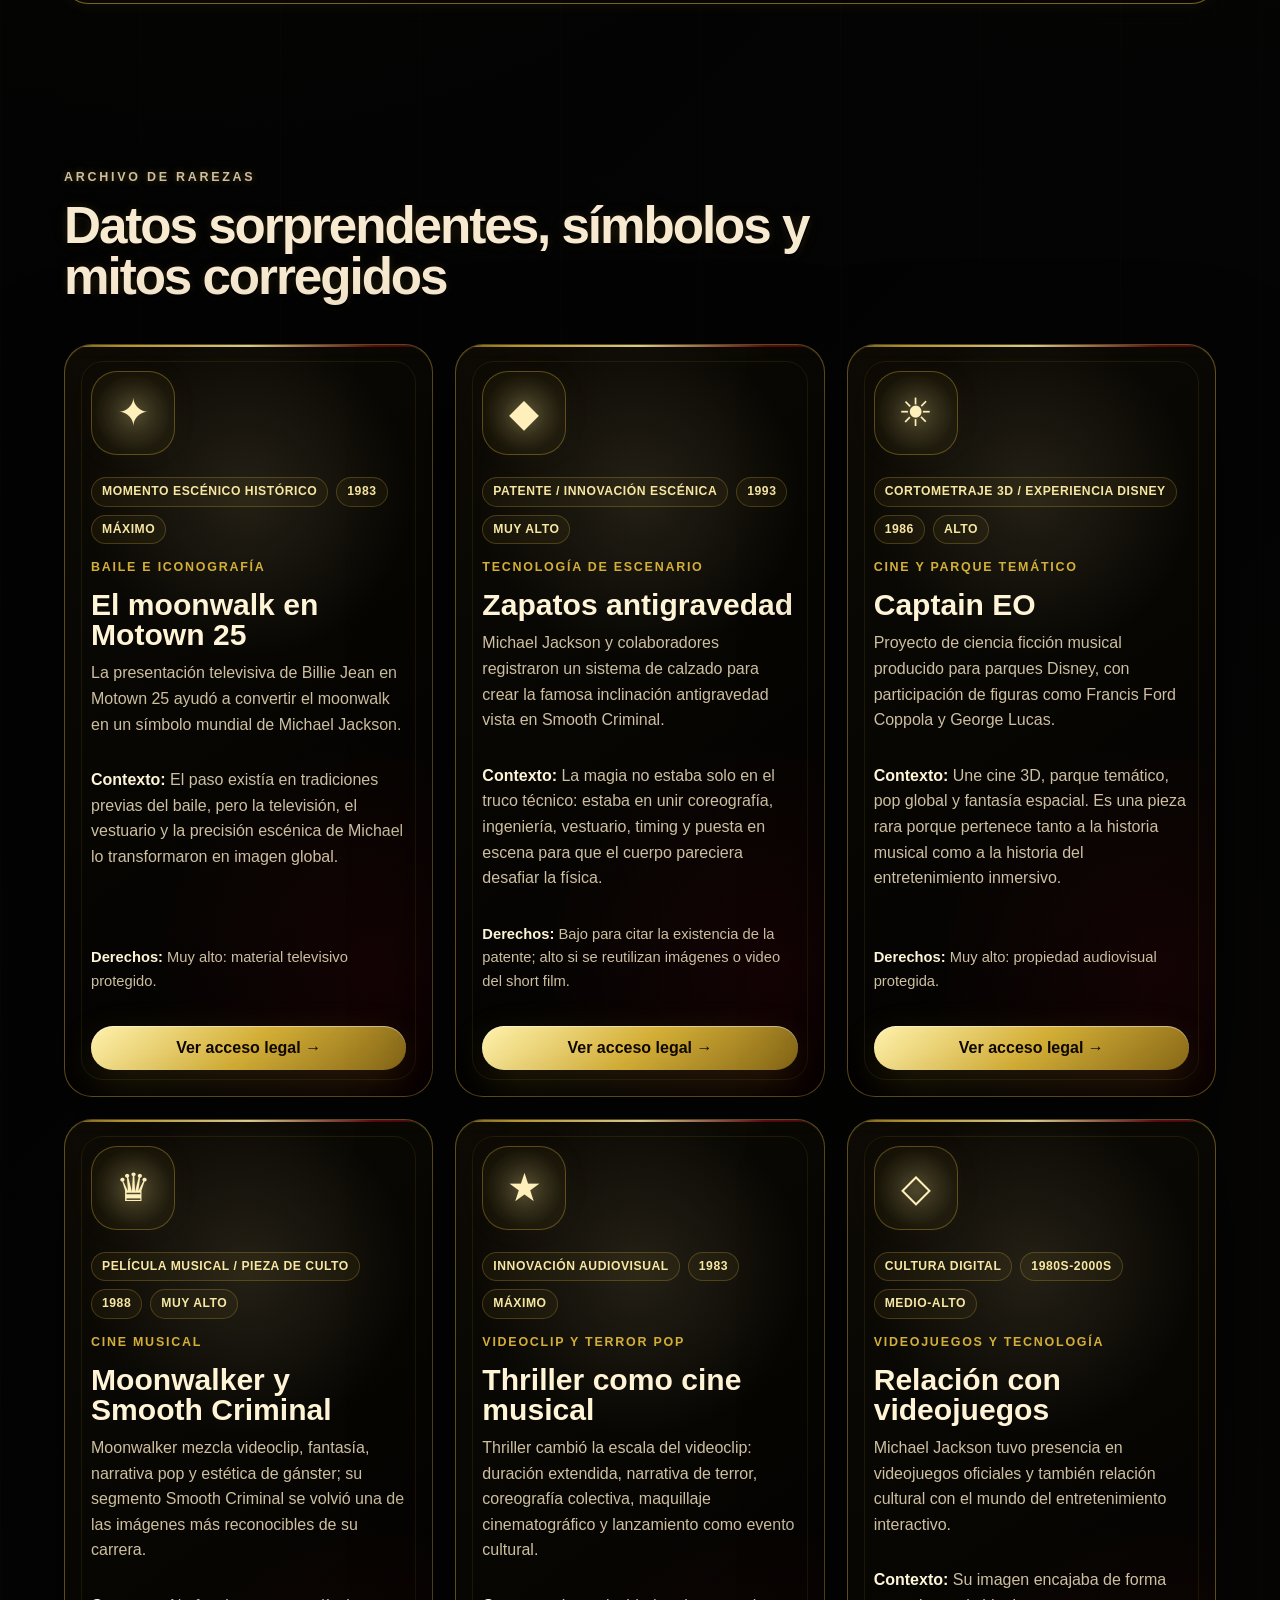
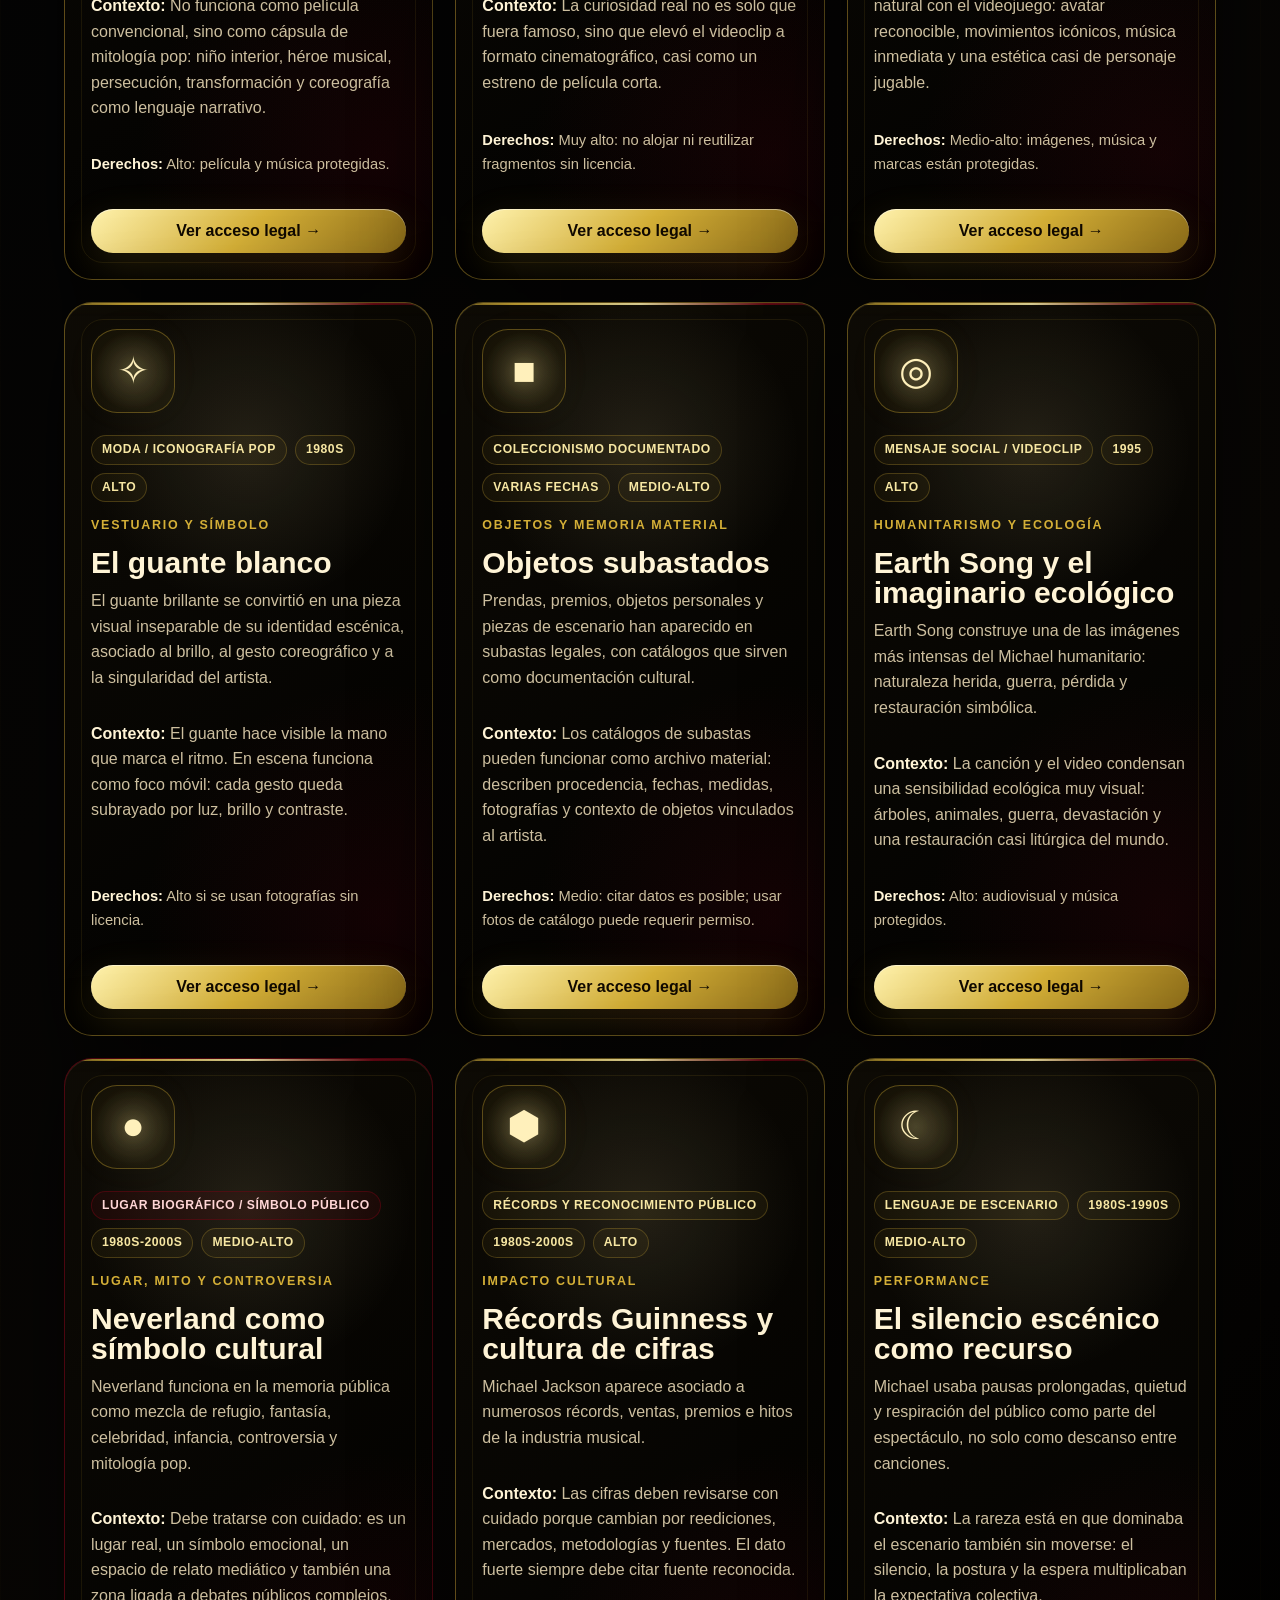
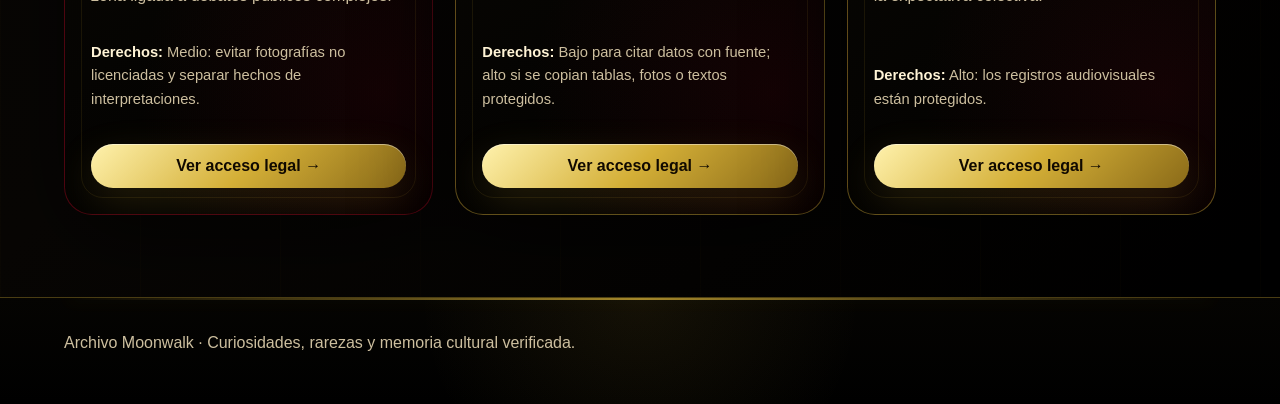
<file: curiosidades.html>
<!DOCTYPE html>
<html lang="es">
<head>
  <meta charset="UTF-8" />
  <meta name="viewport" content="width=device-width, initial-scale=1.0" />
  <meta name="description" content="Curiosidades premium, rarezas verificadas, mitos corregidos y datos culturales sobre Michael Jackson organizados legalmente." />
  <title>Curiosidades Premium | Archivo Moonwalk</title>
  <link rel="icon" type="image/png" href="img/m_j_pies.png" />
  <link rel="stylesheet" href="css/styles.css" />
  <link rel="stylesheet" href="css/quality-polish.css" />
  <link rel="stylesheet" href="css/moonwalk-scroll-controls.css" />
  <link rel="stylesheet" href="css/curiosidades-premium.css" />
</head>
<body>
  <header class="site-header">
    <a class="brand" href="index.html"><img class="brand-logo" src="img/m_j_pies.png" alt="Logo Archivo Moonwalk" /><span>Archivo Moonwalk</span></a>
    <button class="menu-toggle" aria-label="Abrir menú" aria-expanded="false">☰</button>
    <nav class="main-nav" aria-label="Navegación principal">
      <a href="index.html">Inicio</a>
      <a href="biografia.html">Biografía</a>
      <a href="discografia.html">Discografía</a>
      <a href="videos.html">Videos</a>
      <a href="conciertos.html">Conciertos</a>
      <a href="documentales.html">Documentales</a>
      <a href="curiosidades.html">Curiosidades</a>
      <a href="museo-visual.html">Museo Visual</a>
      <a href="fuentes.html">Fuentes</a>
    </nav>
  </header>

  <main>
    <section class="page-hero curiosidades-hero">
      <p class="eyebrow">Rarezas verificadas · mitos corregidos · cultura pop</p>
      <h1>Curiosidades premium y archivo de rarezas</h1>
      <p>
        Un mapa de detalles poco conocidos, innovaciones, objetos, gestos escénicos,
        récords culturales y símbolos públicos de Michael Jackson: no rumores baratos,
        sino piezas ordenadas con criterio, prudencia y acceso legal.
      </p>
    </section>

    <section class="section">
      <div class="curiosidades-intro">
        <article class="curiosidad-panel">
          <p class="eyebrow">Criterio de verificación</p>
          <h2>Curiosidad no significa rumor</h2>
          <p>
            Cada ficha diferencia dato confirmado, interpretación cultural, documento público,
            objeto verificable, símbolo pop y material protegido por derechos. El archivo busca asombro,
            pero sin sacrificar seriedad.
          </p>
        </article>

        <article class="curiosidad-panel">
          <p class="eyebrow">Mapa rápido</p>
          <h3>Del guante al antigravity lean</h3>
          <p>
            La colección conecta baile, moda, patentes, cine musical, videojuegos, ecología,
            subastas, Neverland, Guinness y tecnología escénica.
          </p>
          <div class="curiosidad-stats" aria-label="Resumen de curiosidades premium">
            <div class="curiosidad-stat"><strong>12</strong><span>fichas iniciales</span></div>
            <div class="curiosidad-stat"><strong>6</strong><span>categorías culturales</span></div>
            <div class="curiosidad-stat"><strong>100%</strong><span>criterio legal</span></div>
          </div>
        </article>
      </div>
    </section>

    <section class="section">
      <div class="notice">
        <p class="eyebrow">Nota legal</p>
        <h2>No se enlaza material no autorizado</h2>
        <p>
          Esta sección distingue entre datos confirmados, interpretación cultural, fuentes públicas
          y disponibilidad legal. No se enlaza material pirateado ni archivos no autorizados.
        </p>
      </div>
    </section>

    <section class="section">
      <div class="section-heading">
        <p class="eyebrow">Archivo de rarezas</p>
        <h2>Datos sorprendentes, símbolos y mitos corregidos</h2>
      </div>

      <div id="curiosities-grid" class="curiosidades-grid-premium"></div>
    </section>
  </main>

  <footer class="site-footer">
    <p>Archivo Moonwalk · Curiosidades, rarezas y memoria cultural verificada.</p>
  </footer>

  <script src="js/app.js"></script>
  <script src="js/curiosidades-premium.js"></script>
  <script src="js/moonwalk-scroll-controls.js"></script>
</body>
</html>
</file>
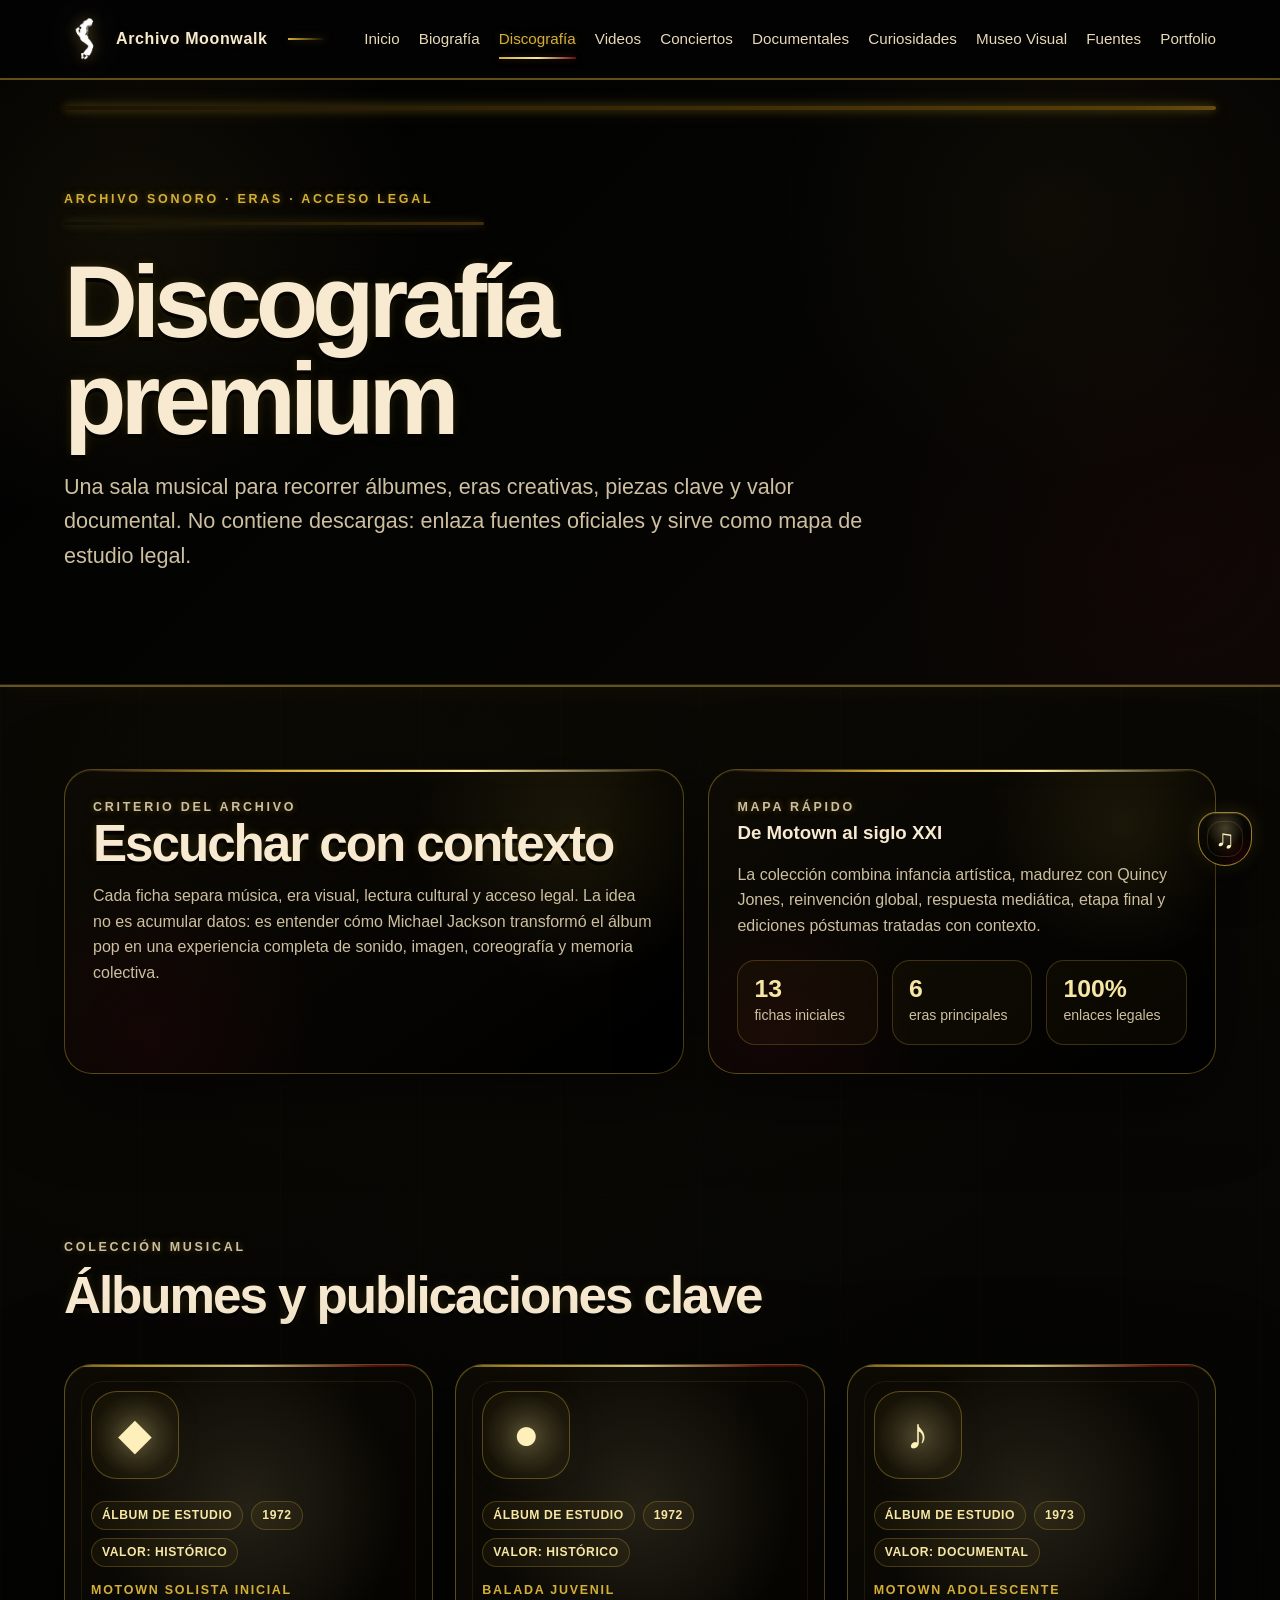
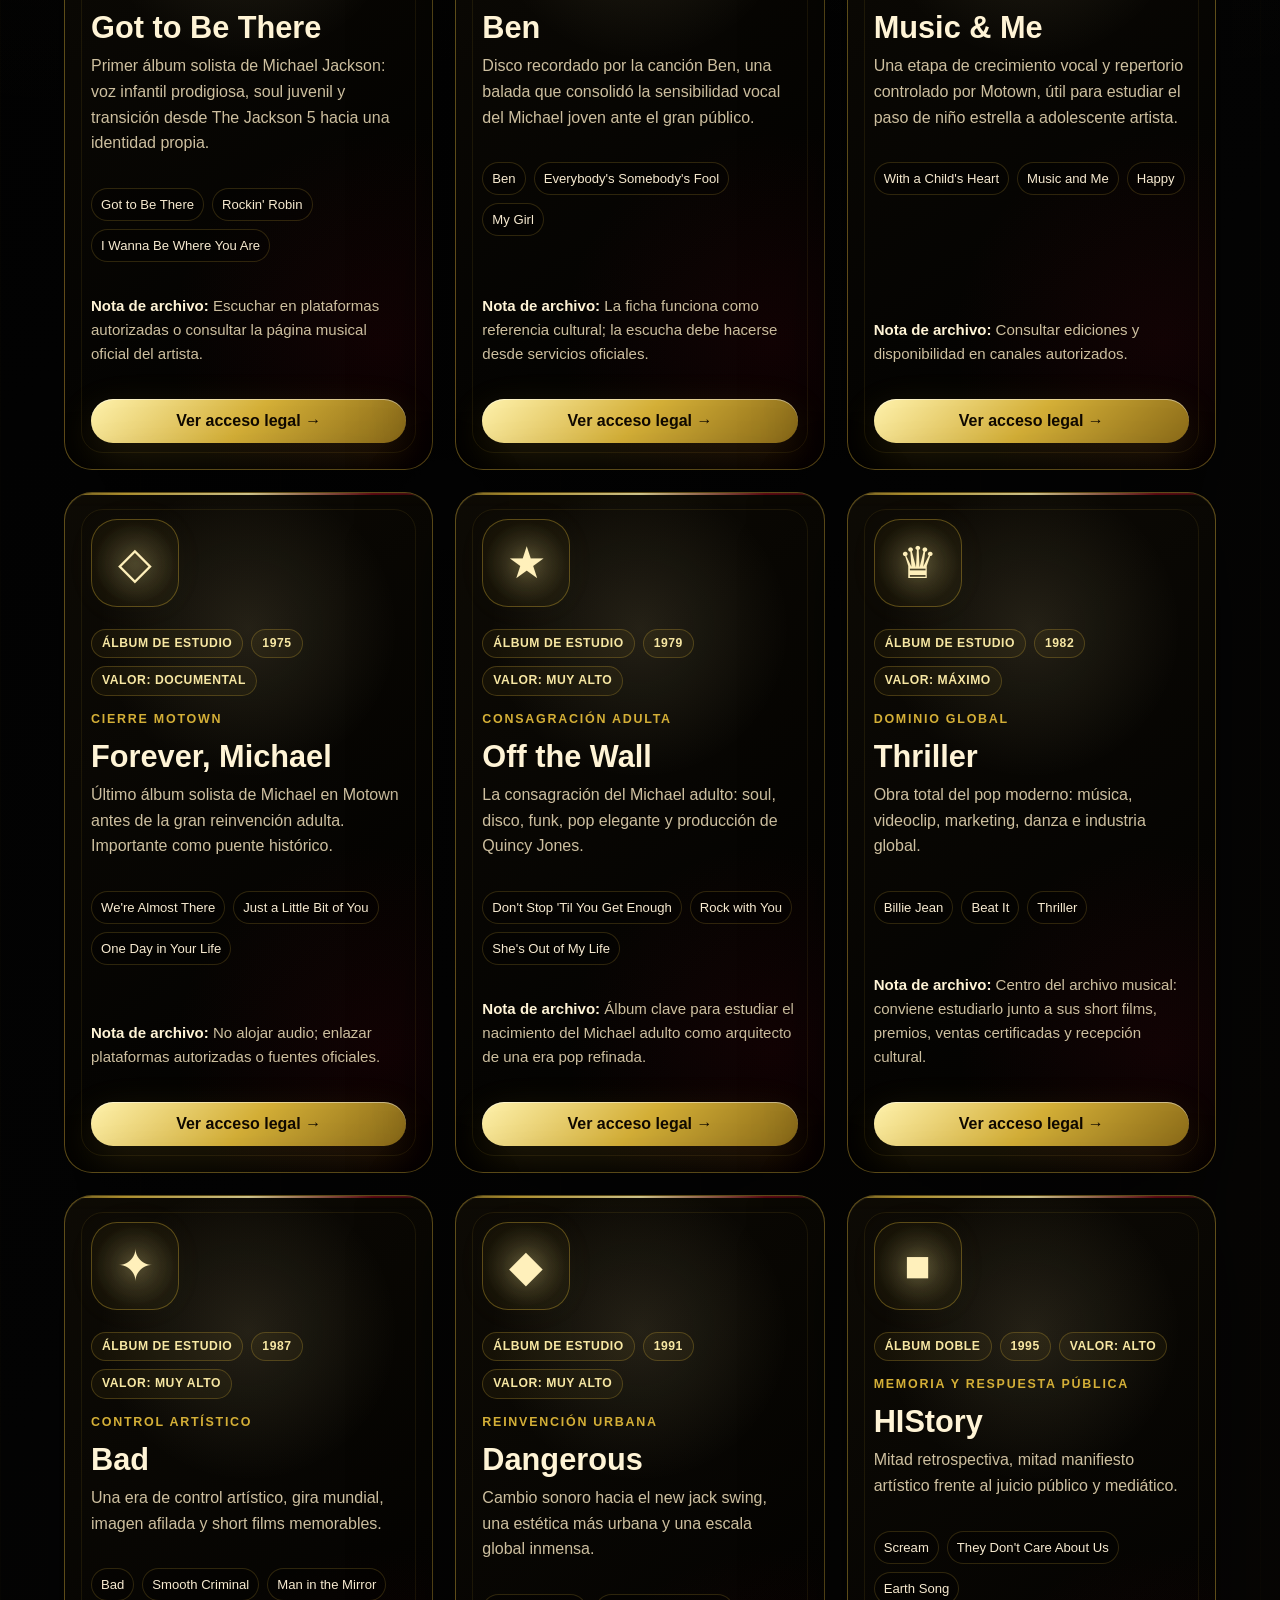
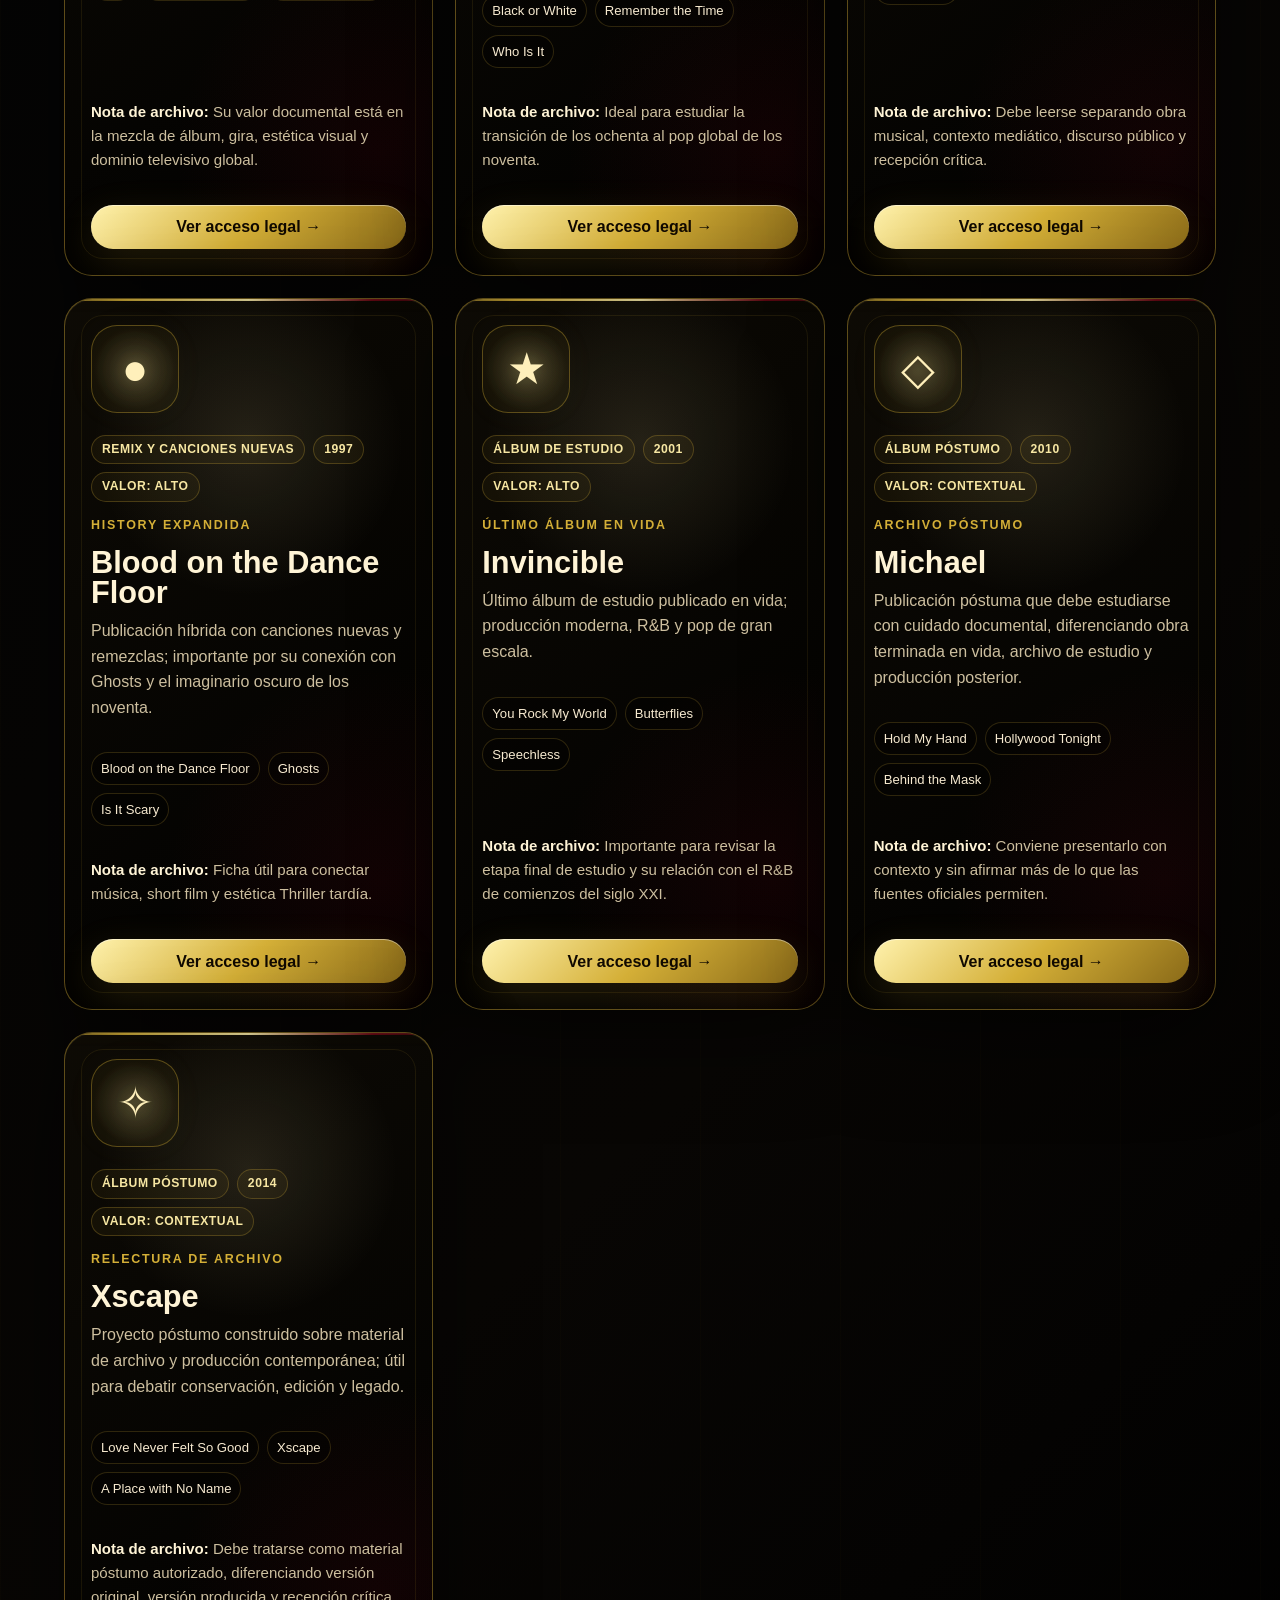
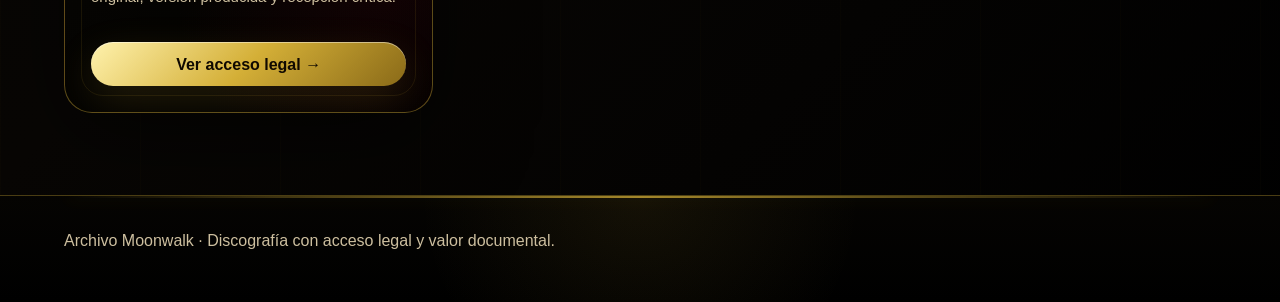
<file: discografia.html>
<!DOCTYPE html>
<html lang="es">
<head>
  <meta charset="UTF-8" />
  <meta name="viewport" content="width=device-width, initial-scale=1.0" />
  <title>Discografía Premium | Archivo Moonwalk</title>
  <meta name="description" content="Discografía premium legal y documentada de Michael Jackson dentro del Archivo Moonwalk, con álbumes, eras creativas y acceso legal." />
  <meta name="author" content="Sergio Daniel Martínez Gómez" />
  <meta name="robots" content="index, follow" />
  <meta name="theme-color" content="#d4af37" />
  <link rel="canonical" href="https://daw1bsergiomg26.github.io/m_j_pop_rey/discografia.html" />
  <link rel="manifest" href="site.webmanifest" />
  <link rel="icon" type="image/png" href="img/m_j_pies.png" />
  <meta property="og:type" content="website" />
  <meta property="og:site_name" content="Archivo Moonwalk" />
  <meta property="og:title" content="Discografía Premium | Archivo Moonwalk" />
  <meta property="og:description" content="Álbumes, eras y publicaciones clave de Michael Jackson organizadas con criterio legal y documental." />
  <meta property="og:url" content="https://daw1bsergiomg26.github.io/m_j_pop_rey/discografia.html" />
  <meta property="og:image" content="https://daw1bsergiomg26.github.io/m_j_pop_rey/img/m_j_pies.png" />
  <meta name="twitter:card" content="summary" />
  <meta name="twitter:title" content="Discografía Premium | Archivo Moonwalk" />
  <meta name="twitter:description" content="Discografía legal y documentada de Michael Jackson dentro del Archivo Moonwalk." />
  <meta name="twitter:image" content="https://daw1bsergiomg26.github.io/m_j_pop_rey/img/m_j_pies.png" />
  <link rel="stylesheet" href="css/styles.css" />
  <link rel="stylesheet" href="css/quality-polish.css" />
  <link rel="stylesheet" href="css/discografia-premium.css" />
  <link rel="stylesheet" href="css/moonwalk-scroll-controls.css" />
</head>
<body>
  <header class="site-header">
    <a class="brand" href="index.html"><img class="brand-logo" src="img/m_j_pies.png" alt="Logo Archivo Moonwalk" /><span>Archivo Moonwalk</span></a>
    <button class="menu-toggle" aria-label="Abrir menú" aria-expanded="false">☰</button>
    <nav class="main-nav" aria-label="Navegación principal">
      <a href="index.html">Inicio</a>
      <a href="biografia.html">Biografía</a>
      <a href="discografia.html">Discografía</a>
      <a href="videos.html">Videos</a>
      <a href="conciertos.html">Conciertos</a>
      <a href="documentales.html">Documentales</a>
      <a href="curiosidades.html">Curiosidades</a>
      <a href="museo-visual.html">Museo Visual</a>
      <a href="fuentes.html">Fuentes</a>
    </nav>
  </header>

  <main>
    <section class="page-hero discografia-hero">
      <p class="eyebrow">Archivo sonoro · eras · acceso legal</p>
      <h1>Discografía premium</h1>
      <p>
        Una sala musical para recorrer álbumes, eras creativas, piezas clave y valor documental.
        No contiene descargas: enlaza fuentes oficiales y sirve como mapa de estudio legal.
      </p>
    </section>

    <section class="section">
      <div class="discografia-intro">
        <article class="discografia-panel">
          <p class="eyebrow">Criterio del archivo</p>
          <h2>Escuchar con contexto</h2>
          <p>
            Cada ficha separa música, era visual, lectura cultural y acceso legal. La idea no es acumular datos:
            es entender cómo Michael Jackson transformó el álbum pop en una experiencia completa de sonido,
            imagen, coreografía y memoria colectiva.
          </p>
        </article>

        <article class="discografia-panel">
          <p class="eyebrow">Mapa rápido</p>
          <h3>De Motown al siglo XXI</h3>
          <p>
            La colección combina infancia artística, madurez con Quincy Jones, reinvención global,
            respuesta mediática, etapa final y ediciones póstumas tratadas con contexto.
          </p>
          <div class="discografia-stats" aria-label="Resumen de la discografía">
            <div class="discografia-stat"><strong>13</strong><span>fichas iniciales</span></div>
            <div class="discografia-stat"><strong>6</strong><span>eras principales</span></div>
            <div class="discografia-stat"><strong>100%</strong><span>enlaces legales</span></div>
          </div>
        </article>
      </div>
    </section>

    <section class="section">
      <div class="section-heading">
        <p class="eyebrow">Colección musical</p>
        <h2>Álbumes y publicaciones clave</h2>
      </div>

      <div id="albums-grid" class="discografia-grid"></div>
    </section>
  </main>

  <footer class="site-footer">
    <p>Archivo Moonwalk · Discografía con acceso legal y valor documental.</p>
  </footer>

  <script src="js/app.js"></script>
  <script src="js/discografia-premium.js"></script>
  <script src="js/moonwalk-scroll-controls.js"></script>
</body>
</html>
</file>
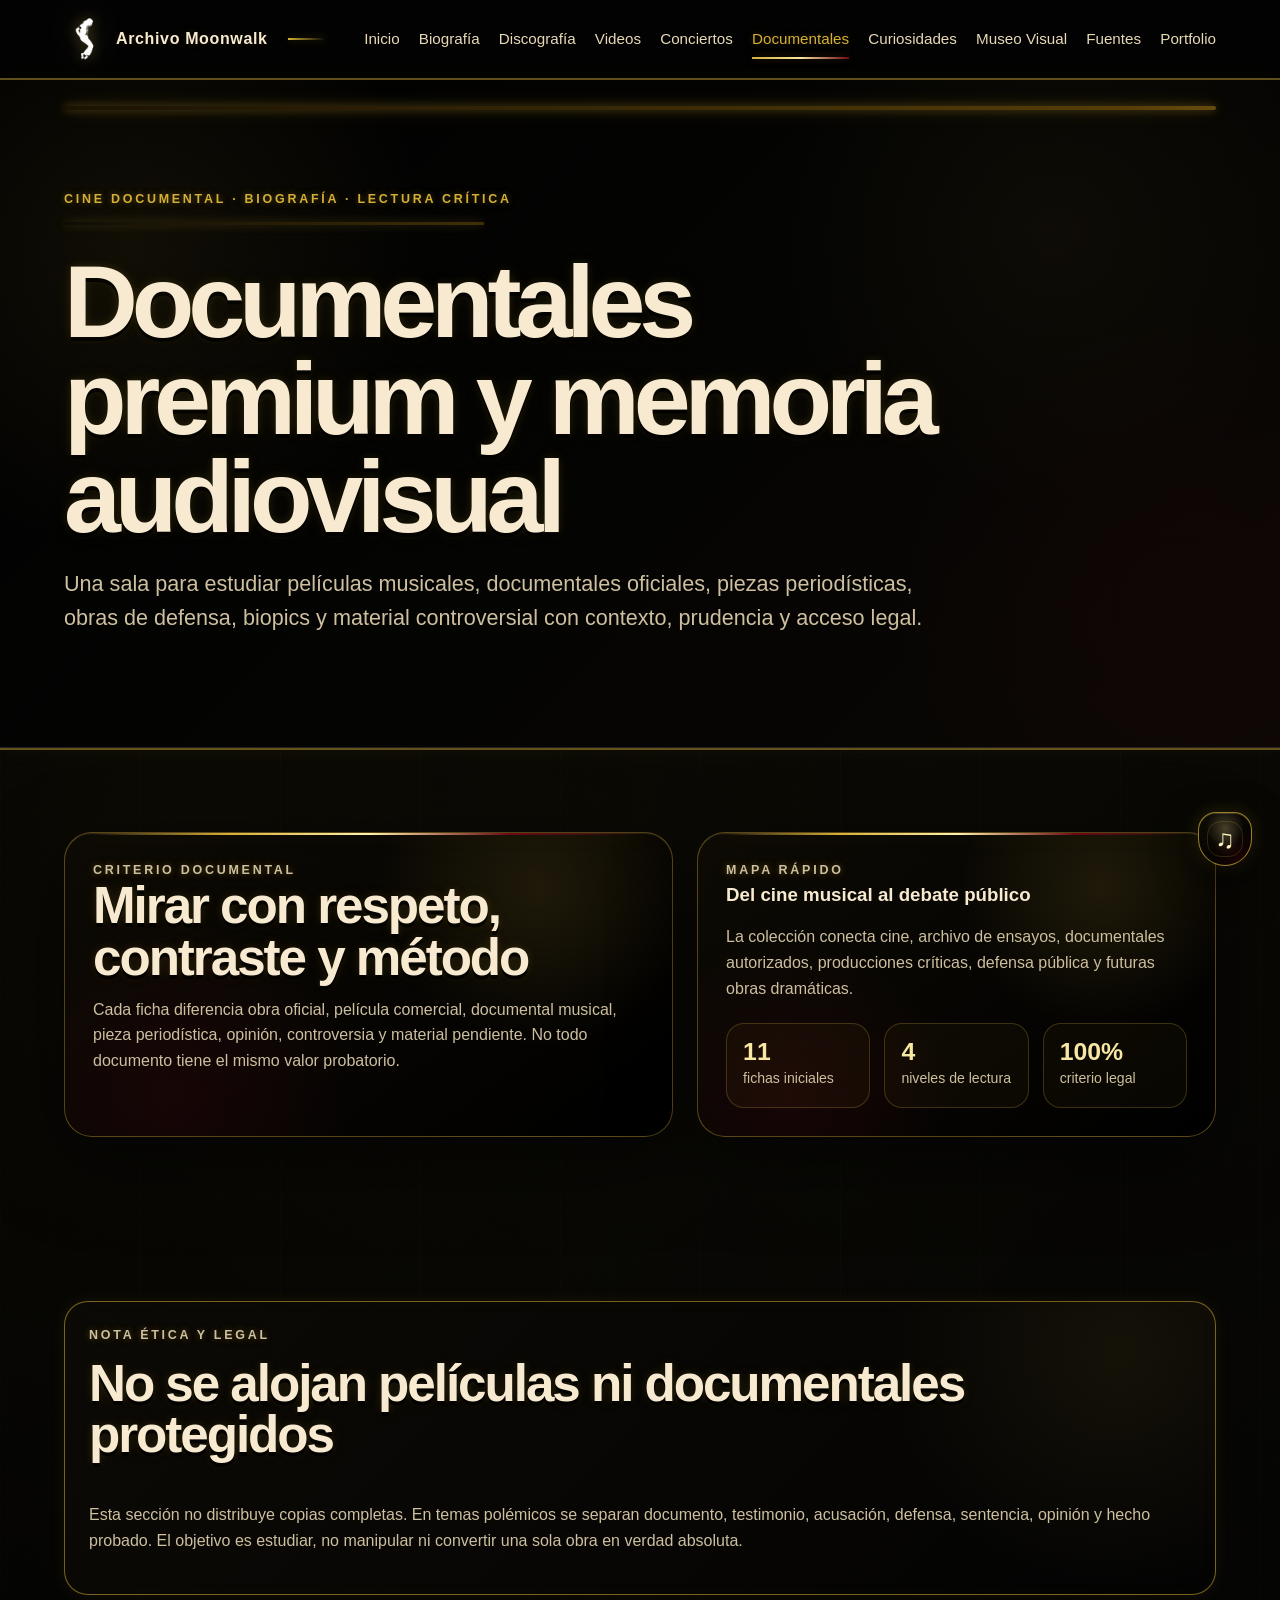
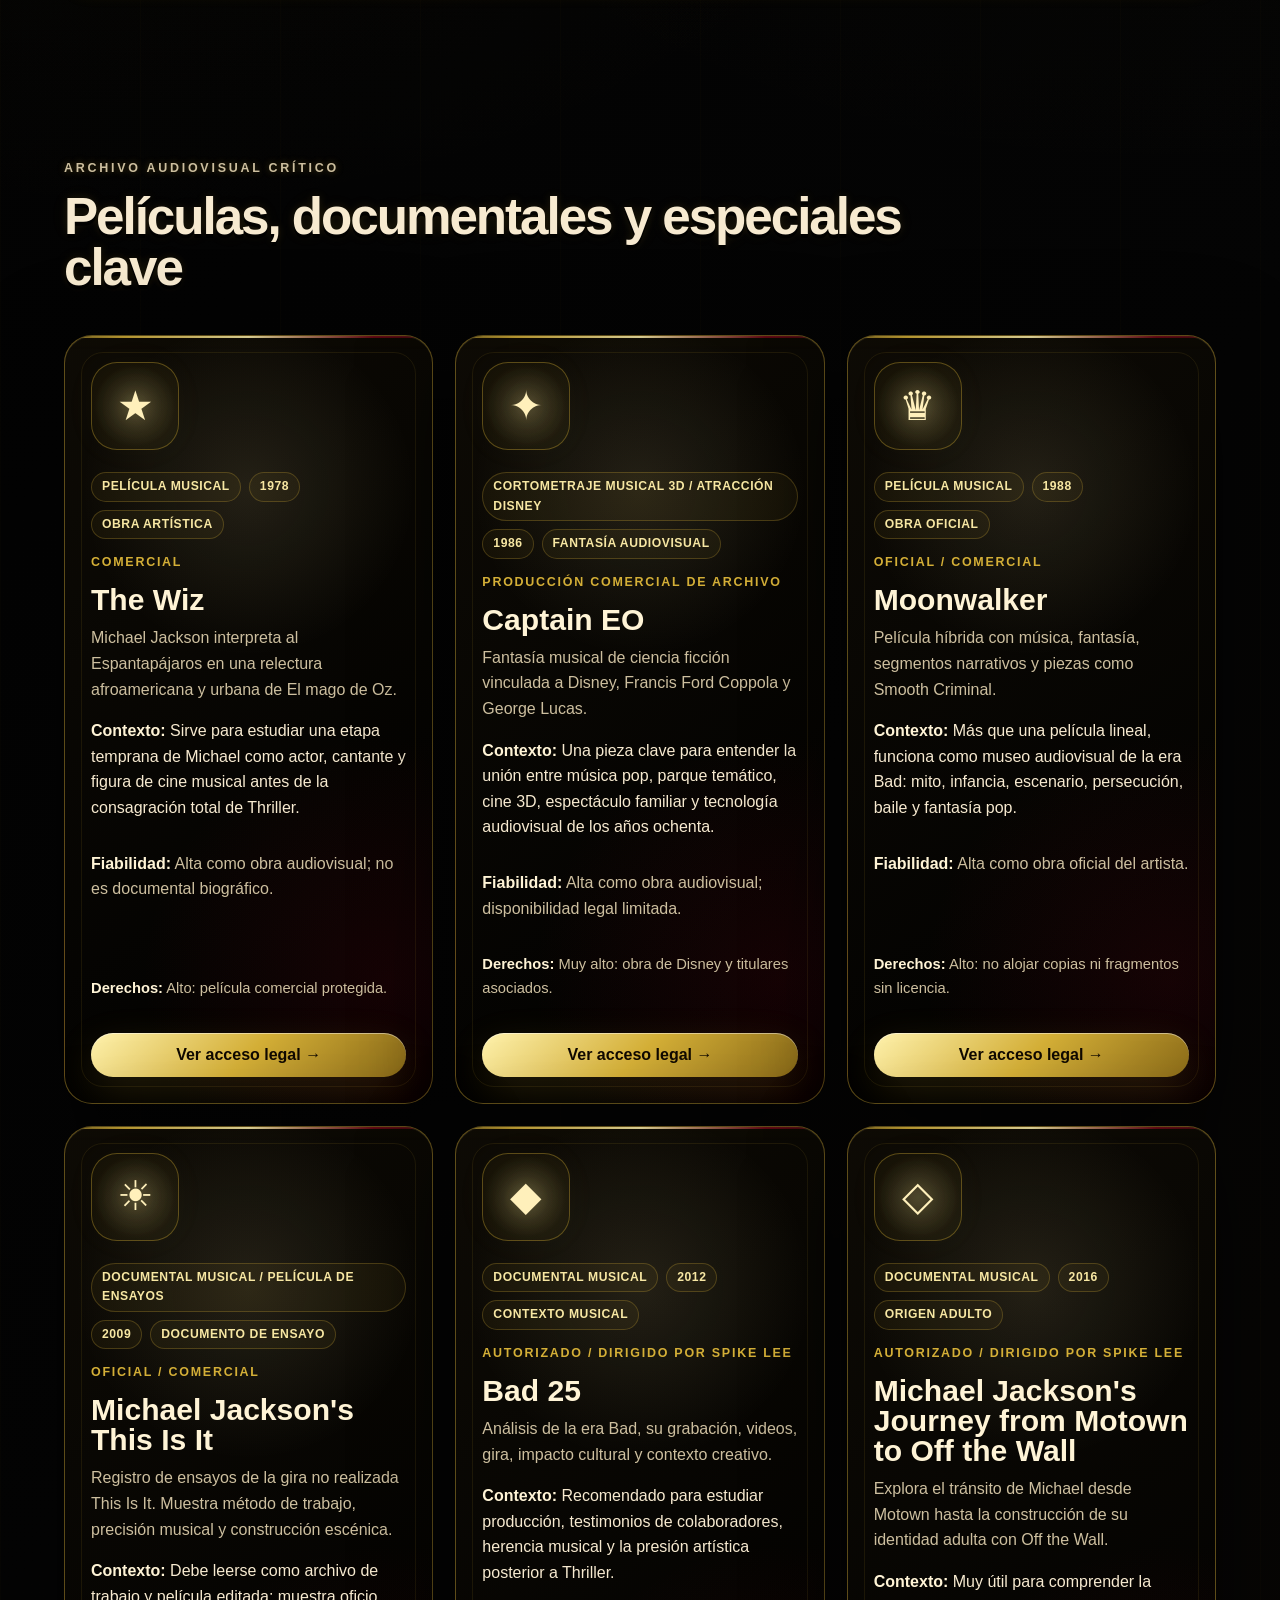
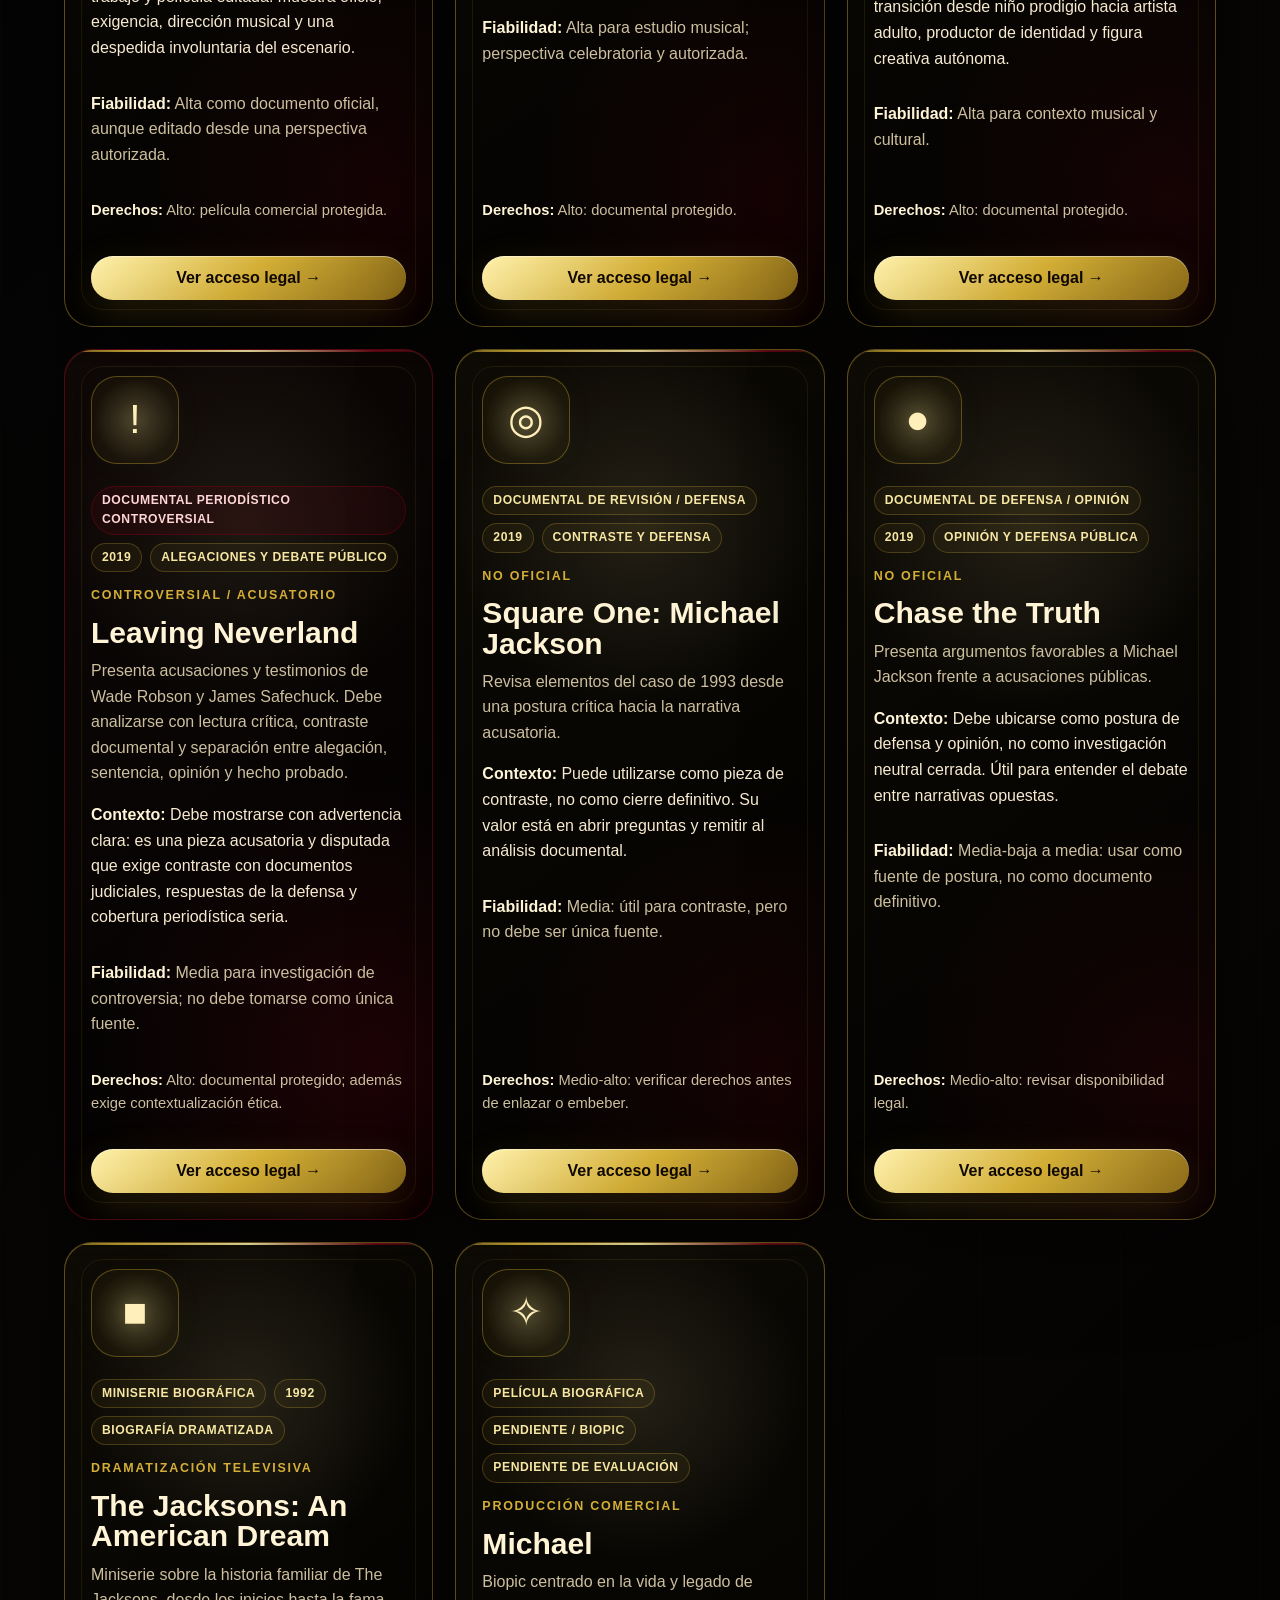
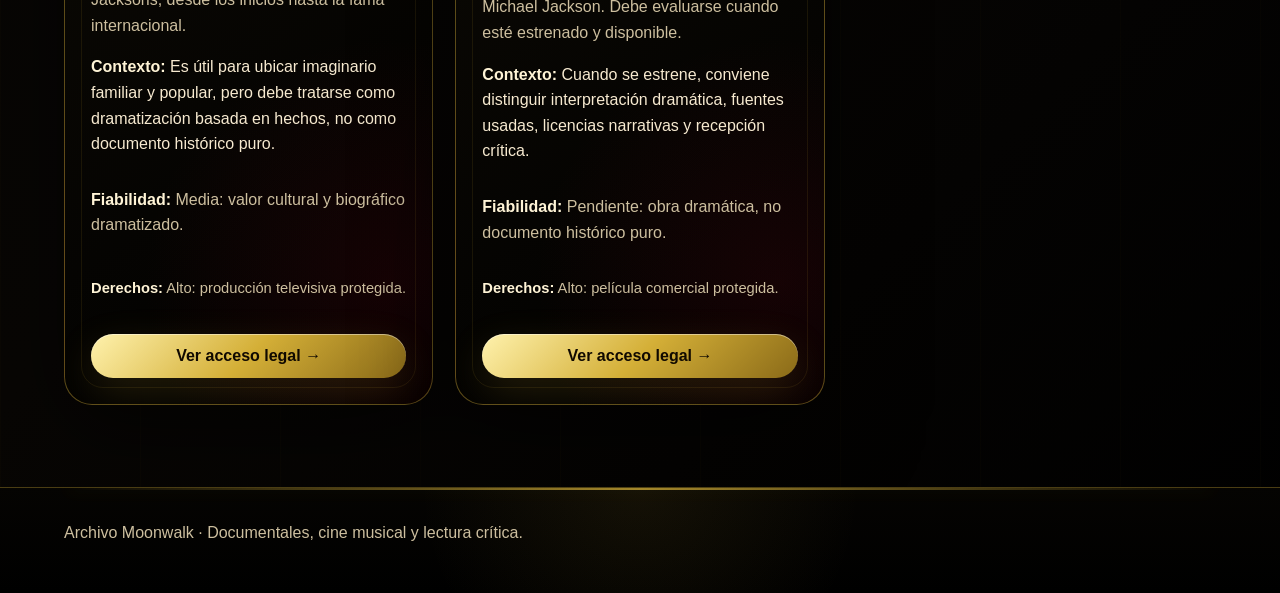
<file: documentales.html>
<!DOCTYPE html>
<html lang="es">
<head>
  <meta charset="UTF-8" />
  <meta name="viewport" content="width=device-width, initial-scale=1.0" />
  <meta name="description" content="Documentales premium, películas musicales y obras críticas sobre Michael Jackson organizadas con contexto legal y ético." />
  <title>Documentales Premium | Archivo Moonwalk</title>
  <link rel="icon" type="image/png" href="img/m_j_pies.png" />
  <link rel="stylesheet" href="css/styles.css" />
  <link rel="stylesheet" href="css/quality-polish.css" />
  <link rel="stylesheet" href="css/moonwalk-scroll-controls.css" />
  <link rel="stylesheet" href="css/documentales-premium.css" />
</head>
<body>
  <header class="site-header">
    <a class="brand" href="index.html"><img class="brand-logo" src="img/m_j_pies.png" alt="Logo Archivo Moonwalk" /><span>Archivo Moonwalk</span></a>
    <button class="menu-toggle" aria-label="Abrir menú" aria-expanded="false">☰</button>
    <nav class="main-nav" aria-label="Navegación principal">
      <a href="index.html">Inicio</a>
      <a href="biografia.html">Biografía</a>
      <a href="discografia.html">Discografía</a>
      <a href="videos.html">Videos</a>
      <a href="conciertos.html">Conciertos</a>
      <a href="documentales.html">Documentales</a>
      <a href="curiosidades.html">Curiosidades</a>
      <a href="museo-visual.html">Museo Visual</a>
      <a href="fuentes.html">Fuentes</a>
    </nav>
  </header>

  <main>
    <section class="page-hero documentales-hero">
      <p class="eyebrow">Cine documental · biografía · lectura crítica</p>
      <h1>Documentales premium y memoria audiovisual</h1>
      <p>
        Una sala para estudiar películas musicales, documentales oficiales, piezas periodísticas,
        obras de defensa, biopics y material controversial con contexto, prudencia y acceso legal.
      </p>
    </section>

    <section class="section">
      <div class="documentales-intro">
        <article class="documental-panel">
          <p class="eyebrow">Criterio documental</p>
          <h2>Mirar con respeto, contraste y método</h2>
          <p>
            Cada ficha diferencia obra oficial, película comercial, documental musical, pieza periodística,
            opinión, controversia y material pendiente. No todo documento tiene el mismo valor probatorio.
          </p>
        </article>

        <article class="documental-panel">
          <p class="eyebrow">Mapa rápido</p>
          <h3>Del cine musical al debate público</h3>
          <p>
            La colección conecta cine, archivo de ensayos, documentales autorizados, producciones críticas,
            defensa pública y futuras obras dramáticas.
          </p>
          <div class="documental-stats" aria-label="Resumen de documentales premium">
            <div class="documental-stat"><strong>11</strong><span>fichas iniciales</span></div>
            <div class="documental-stat"><strong>4</strong><span>niveles de lectura</span></div>
            <div class="documental-stat"><strong>100%</strong><span>criterio legal</span></div>
          </div>
        </article>
      </div>
    </section>

    <section class="section">
      <div class="notice">
        <p class="eyebrow">Nota ética y legal</p>
        <h2>No se alojan películas ni documentales protegidos</h2>
        <p>
          Esta sección no distribuye copias completas. En temas polémicos se separan documento,
          testimonio, acusación, defensa, sentencia, opinión y hecho probado. El objetivo es estudiar,
          no manipular ni convertir una sola obra en verdad absoluta.
        </p>
      </div>
    </section>

    <section class="section">
      <div class="section-heading">
        <p class="eyebrow">Archivo audiovisual crítico</p>
        <h2>Películas, documentales y especiales clave</h2>
      </div>

      <div id="docs-grid" class="documentales-grid-premium"></div>
    </section>
  </main>

  <footer class="site-footer">
    <p>Archivo Moonwalk · Documentales, cine musical y lectura crítica.</p>
  </footer>

  <script src="js/app.js"></script>
  <script src="js/documentales-premium.js"></script>
  <script src="js/moonwalk-scroll-controls.js"></script>
</body>
</html>
</file>
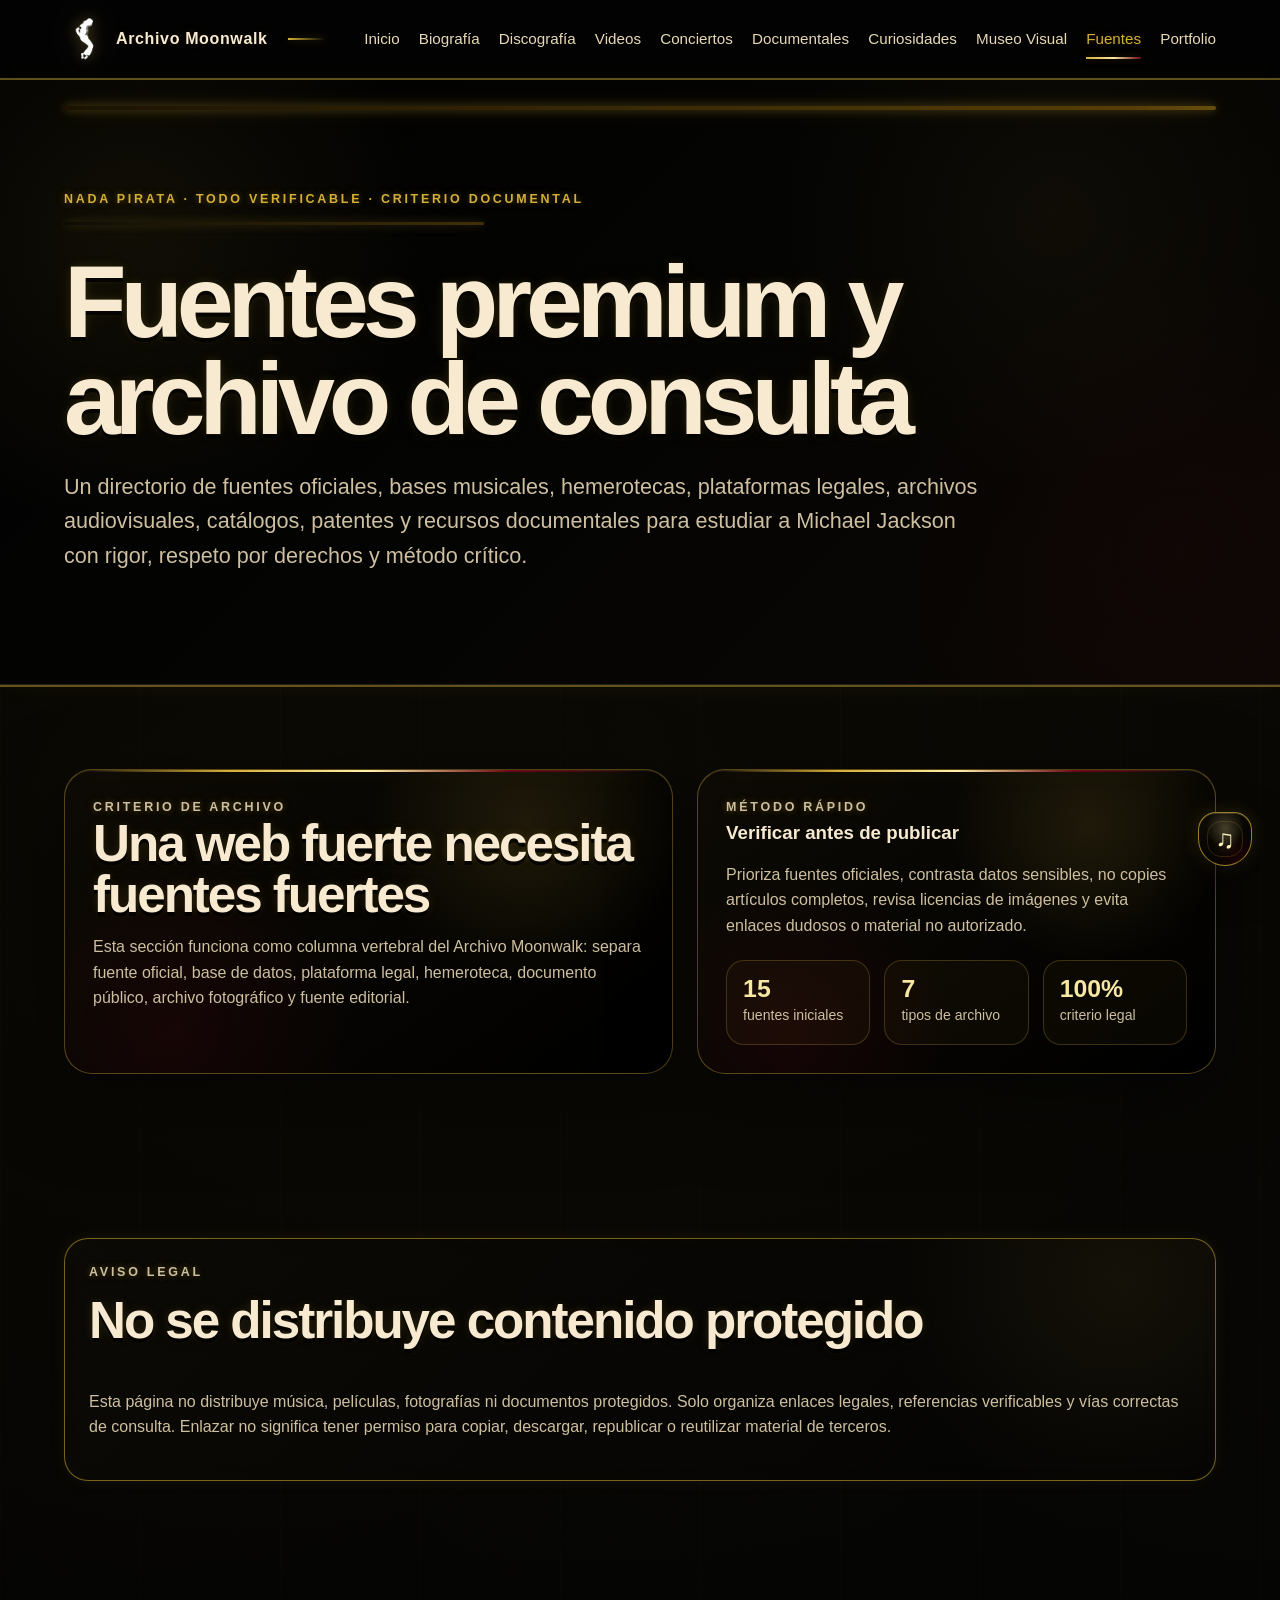
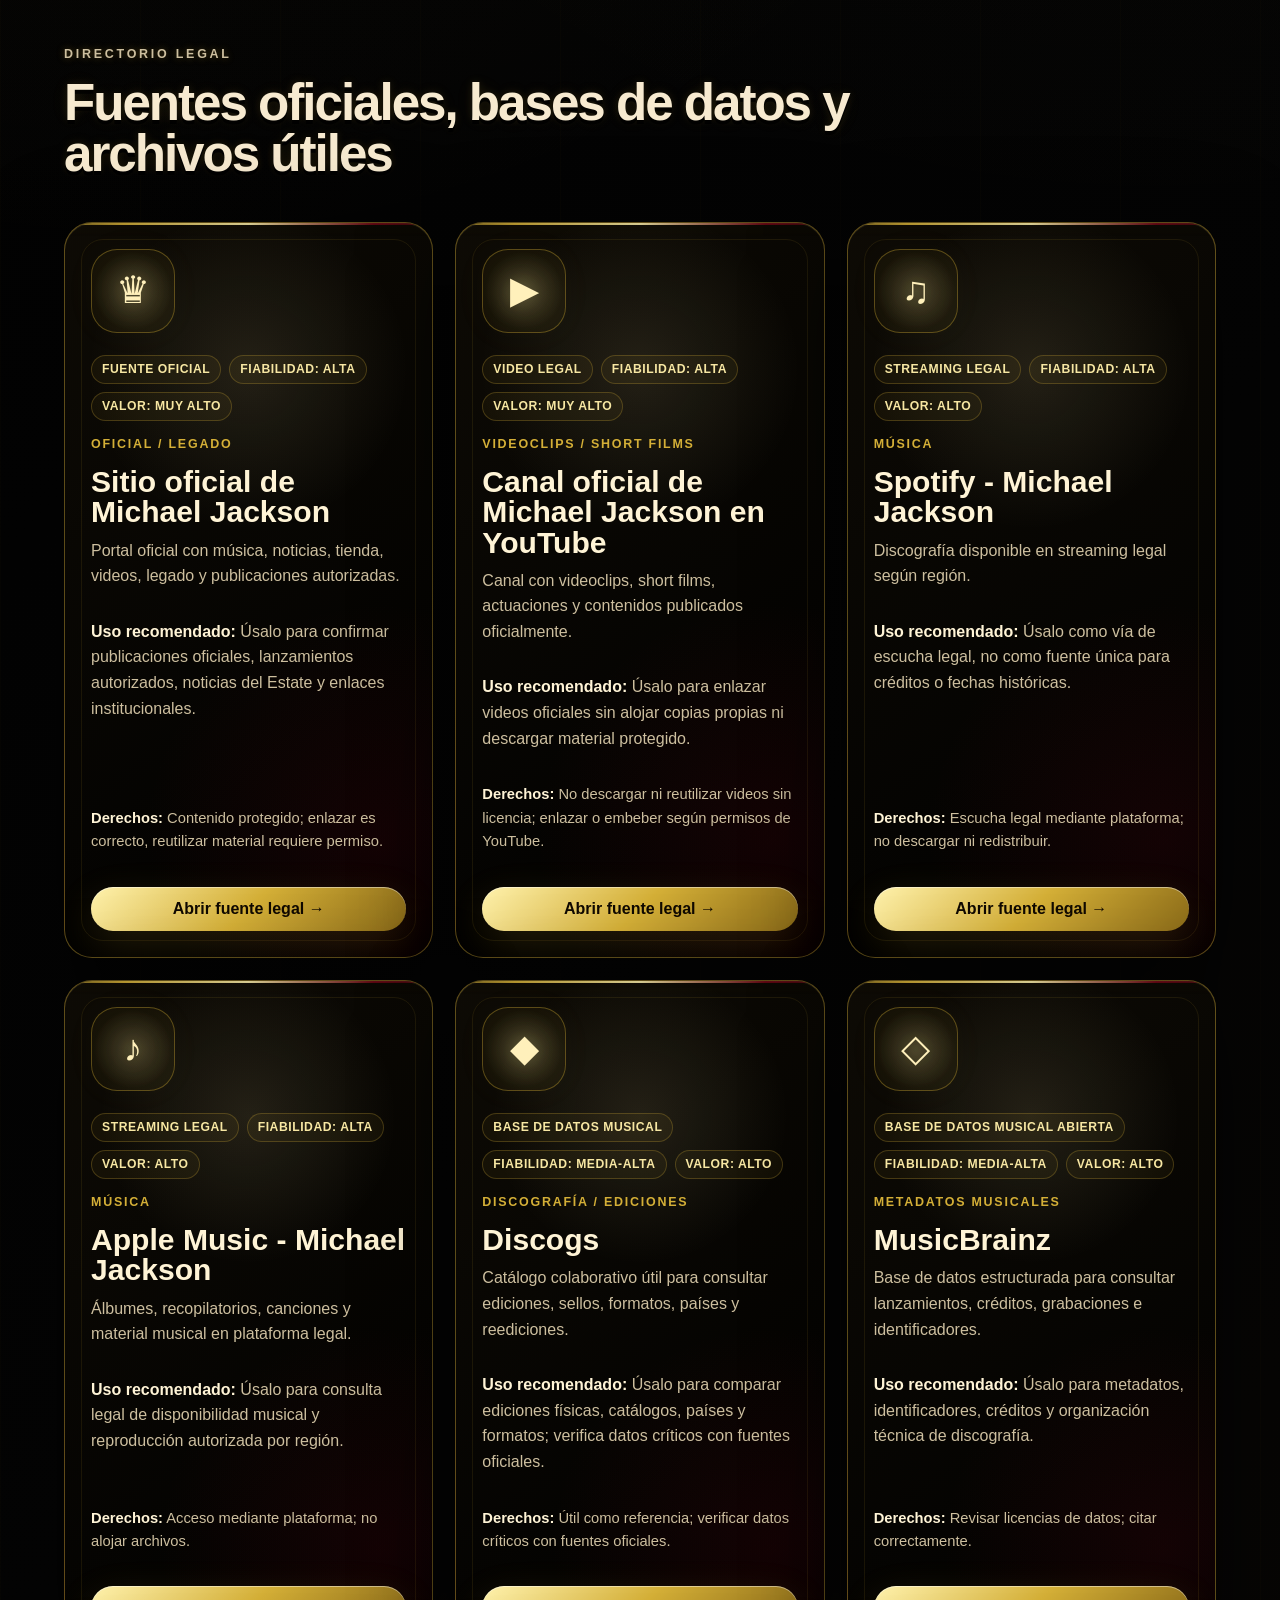
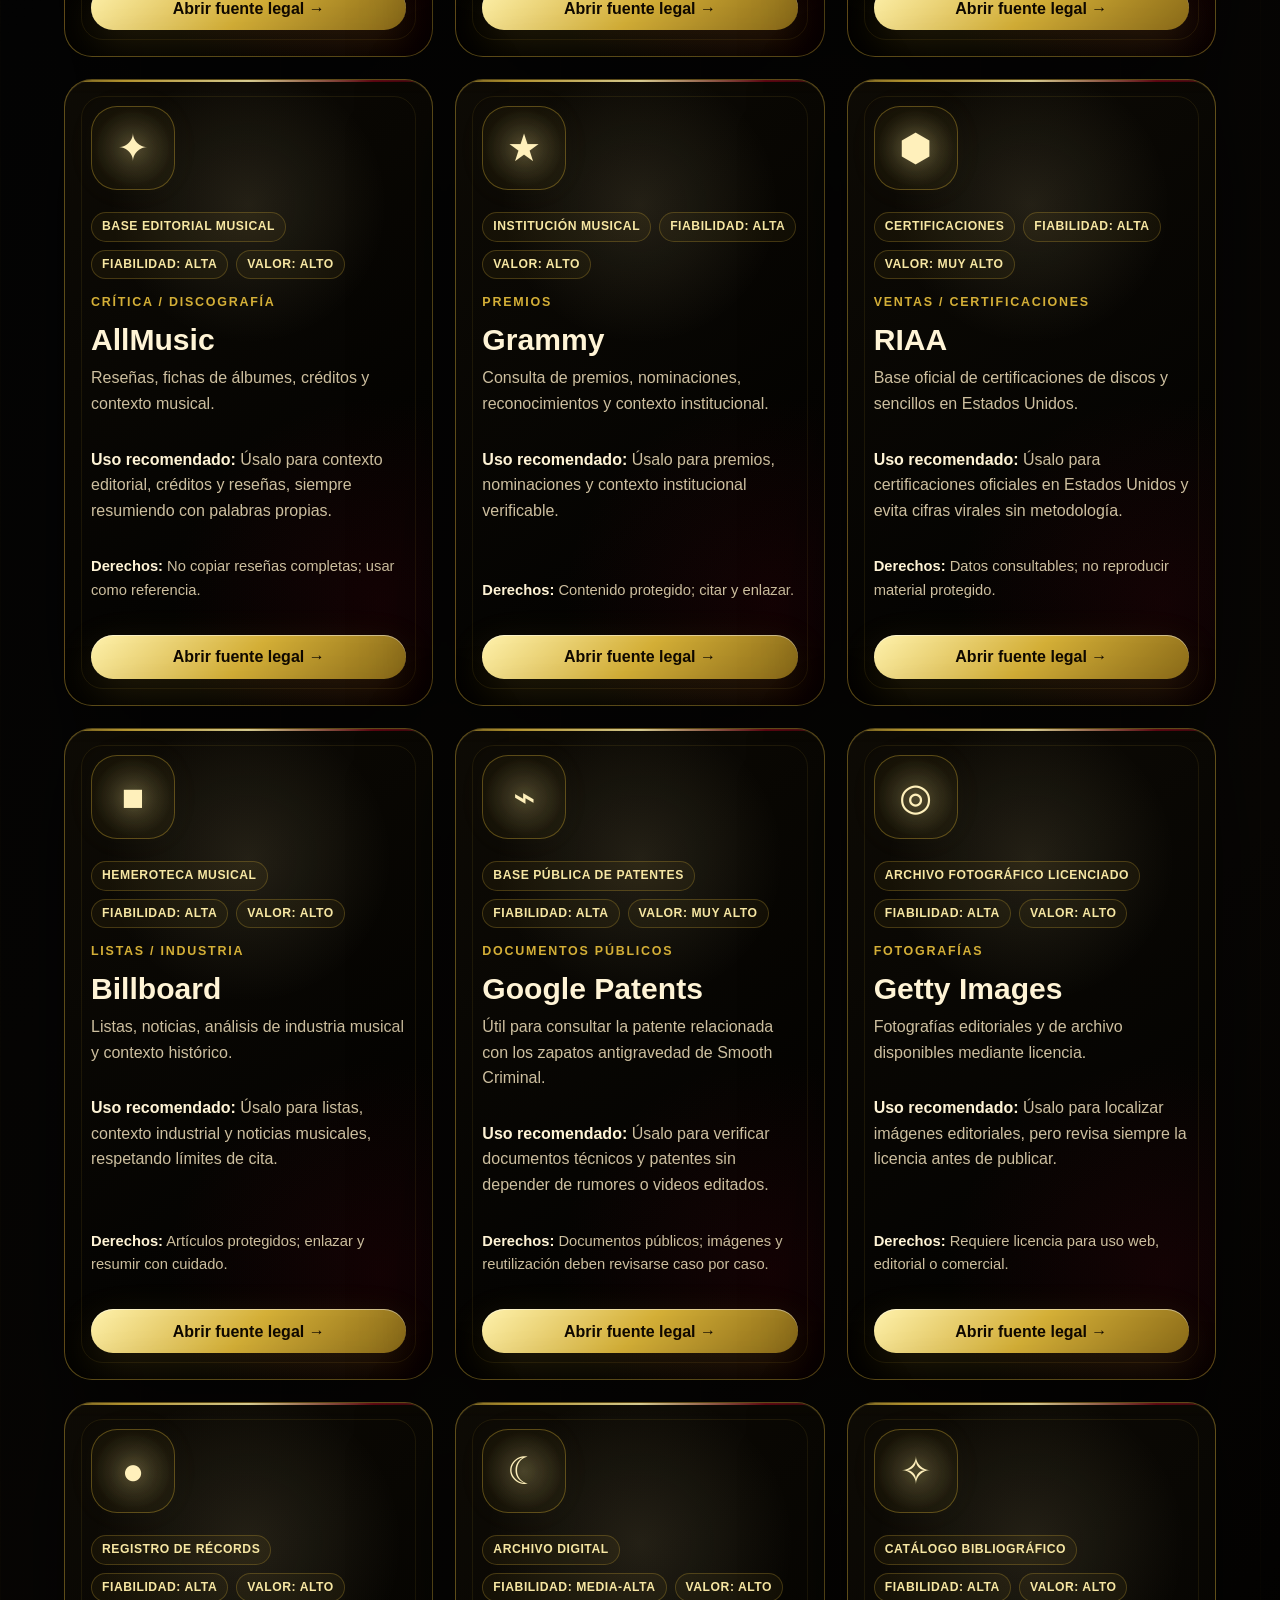
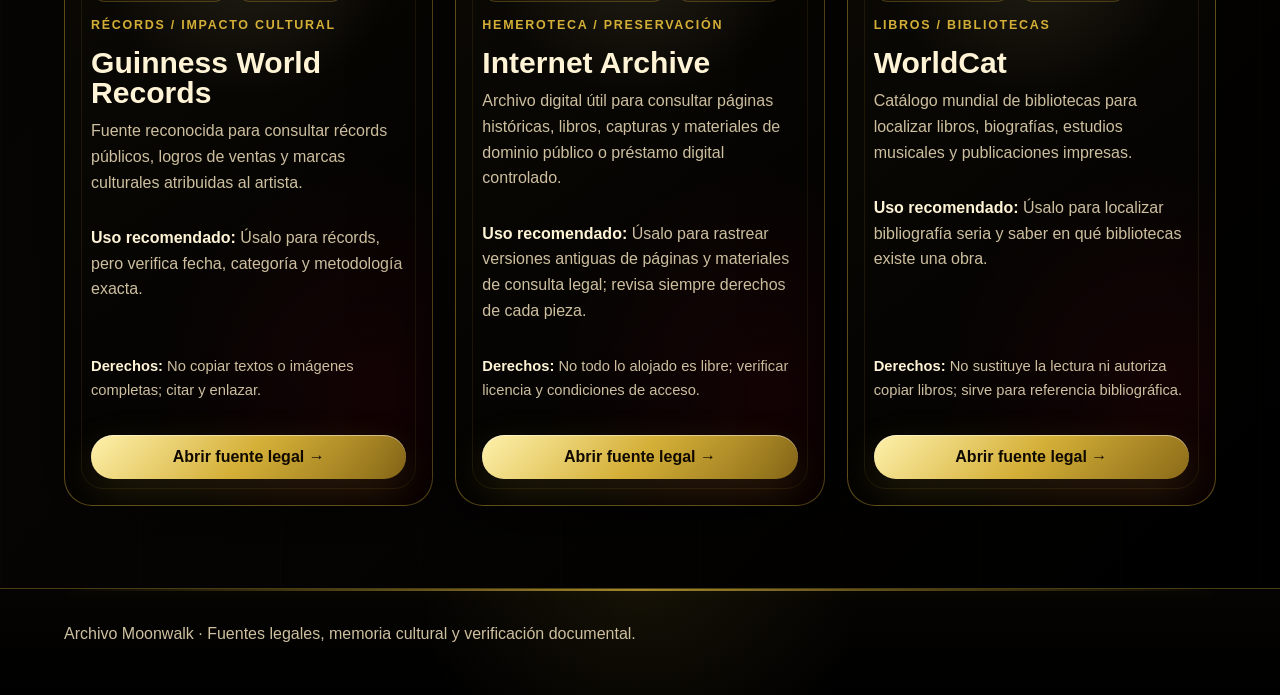
<file: fuentes.html>
<!DOCTYPE html>
<html lang="es">
<head>
  <meta charset="UTF-8" />
  <meta name="viewport" content="width=device-width, initial-scale=1.0" />
  <meta name="description" content="Fuentes premium, legales, oficiales y verificables para estudiar la obra de Michael Jackson con rigor documental." />
  <title>Fuentes Premium | Archivo Moonwalk</title>
  <link rel="icon" type="image/png" href="img/m_j_pies.png" />
  <link rel="stylesheet" href="css/styles.css" />
  <link rel="stylesheet" href="css/quality-polish.css" />
  <link rel="stylesheet" href="css/moonwalk-scroll-controls.css" />
  <link rel="stylesheet" href="css/fuentes-premium.css" />
</head>
<body>
  <header class="site-header">
    <a class="brand" href="index.html"><img class="brand-logo" src="img/m_j_pies.png" alt="Logo Archivo Moonwalk" /><span>Archivo Moonwalk</span></a>
    <button class="menu-toggle" aria-label="Abrir menú" aria-expanded="false">☰</button>
    <nav class="main-nav" aria-label="Navegación principal">
      <a href="index.html">Inicio</a>
      <a href="biografia.html">Biografía</a>
      <a href="discografia.html">Discografía</a>
      <a href="videos.html">Videos</a>
      <a href="conciertos.html">Conciertos</a>
      <a href="documentales.html">Documentales</a>
      <a href="curiosidades.html">Curiosidades</a>
      <a href="museo-visual.html">Museo Visual</a>
      <a href="fuentes.html">Fuentes</a>
    </nav>
  </header>

  <main>
    <section class="page-hero fuentes-hero">
      <p class="eyebrow">Nada pirata · todo verificable · criterio documental</p>
      <h1>Fuentes premium y archivo de consulta</h1>
      <p>
        Un directorio de fuentes oficiales, bases musicales, hemerotecas, plataformas legales,
        archivos audiovisuales, catálogos, patentes y recursos documentales para estudiar a Michael Jackson
        con rigor, respeto por derechos y método crítico.
      </p>
    </section>

    <section class="section">
      <div class="fuentes-intro">
        <article class="fuente-panel">
          <p class="eyebrow">Criterio de archivo</p>
          <h2>Una web fuerte necesita fuentes fuertes</h2>
          <p>
            Esta sección funciona como columna vertebral del Archivo Moonwalk: separa fuente oficial,
            base de datos, plataforma legal, hemeroteca, documento público, archivo fotográfico y fuente editorial.
          </p>
        </article>

        <article class="fuente-panel">
          <p class="eyebrow">Método rápido</p>
          <h3>Verificar antes de publicar</h3>
          <p>
            Prioriza fuentes oficiales, contrasta datos sensibles, no copies artículos completos,
            revisa licencias de imágenes y evita enlaces dudosos o material no autorizado.
          </p>
          <div class="fuente-stats" aria-label="Resumen de fuentes premium">
            <div class="fuente-stat"><strong>15</strong><span>fuentes iniciales</span></div>
            <div class="fuente-stat"><strong>7</strong><span>tipos de archivo</span></div>
            <div class="fuente-stat"><strong>100%</strong><span>criterio legal</span></div>
          </div>
        </article>
      </div>
    </section>

    <section class="section">
      <div class="notice">
        <p class="eyebrow">Aviso legal</p>
        <h2>No se distribuye contenido protegido</h2>
        <p>
          Esta página no distribuye música, películas, fotografías ni documentos protegidos. Solo organiza
          enlaces legales, referencias verificables y vías correctas de consulta. Enlazar no significa tener
          permiso para copiar, descargar, republicar o reutilizar material de terceros.
        </p>
      </div>
    </section>

    <section class="section">
      <div class="section-heading">
        <p class="eyebrow">Directorio legal</p>
        <h2>Fuentes oficiales, bases de datos y archivos útiles</h2>
      </div>

      <div id="sources-grid" class="fuentes-grid-premium"></div>
    </section>
  </main>

  <footer class="site-footer">
    <p>Archivo Moonwalk · Fuentes legales, memoria cultural y verificación documental.</p>
  </footer>

  <script src="js/app.js"></script>
  <script src="js/fuentes-premium.js"></script>
  <script src="js/moonwalk-scroll-controls.js"></script>
</body>
</html>
</file>
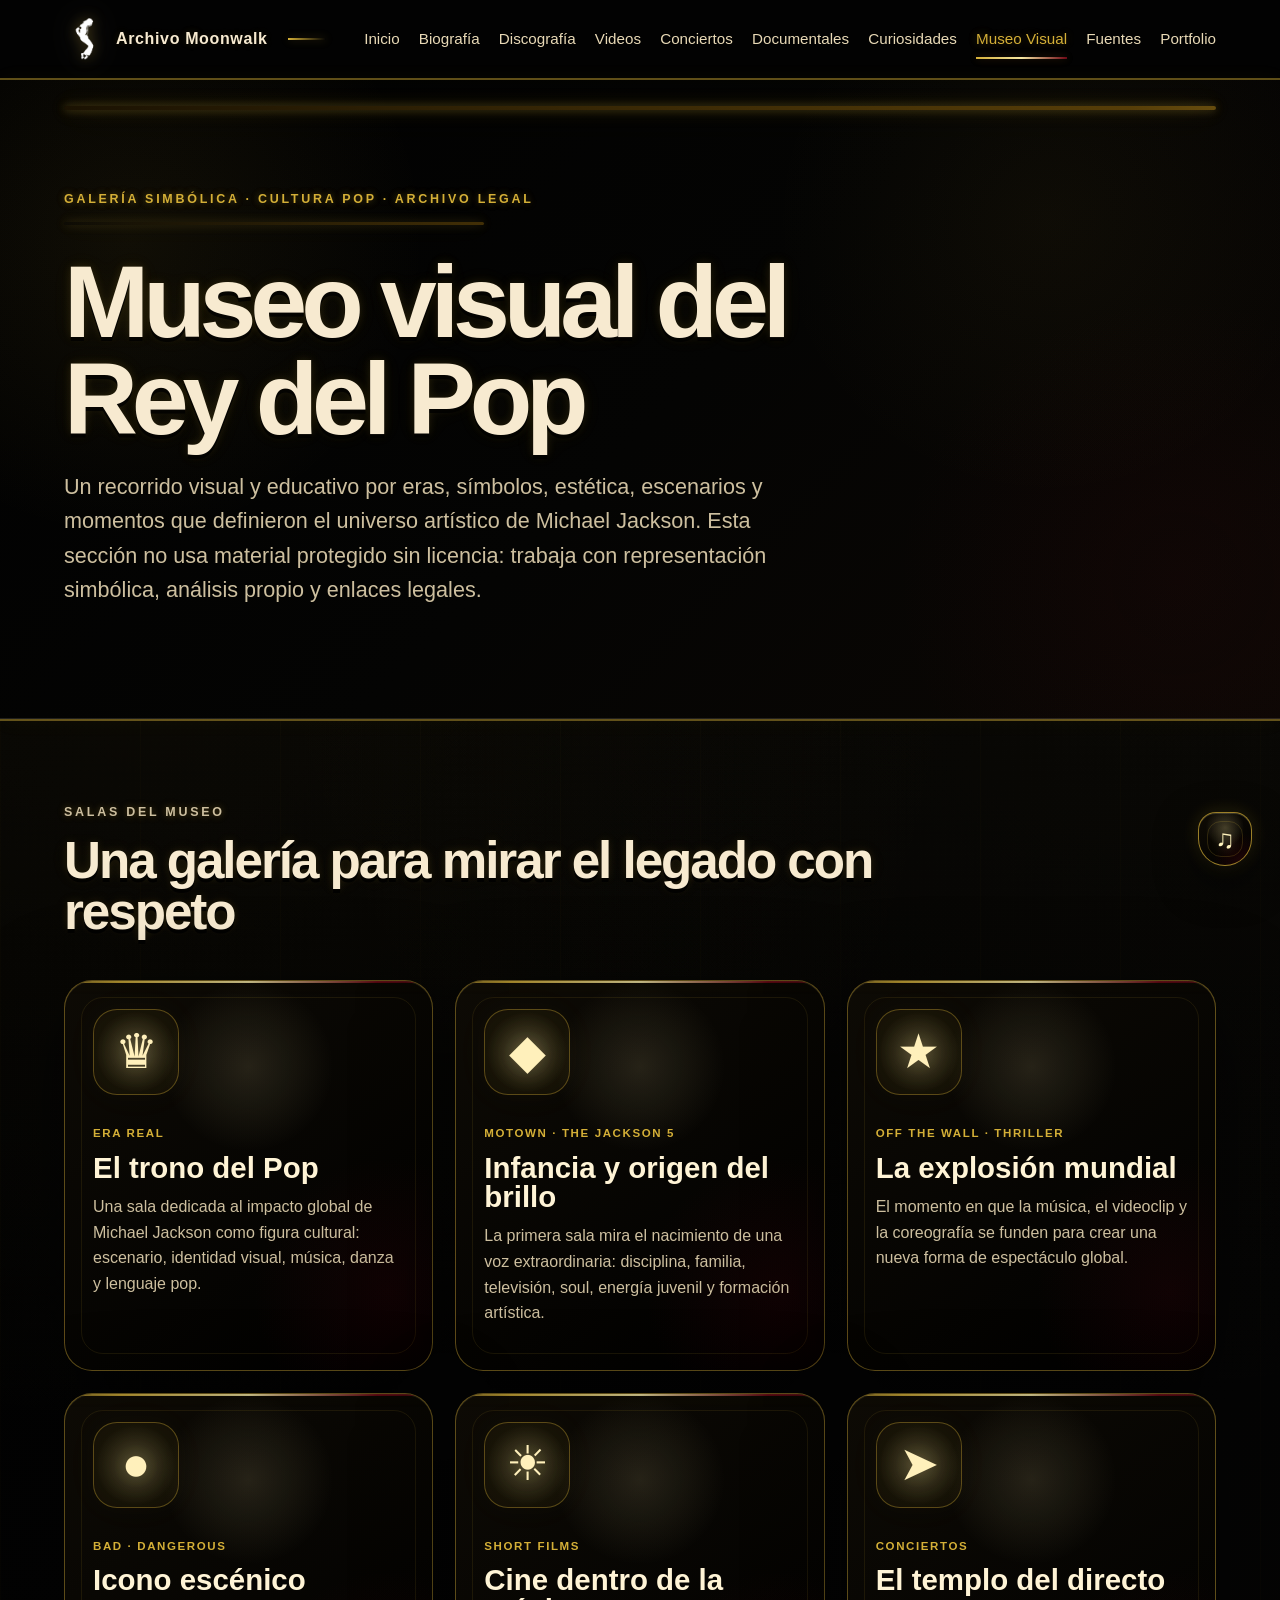
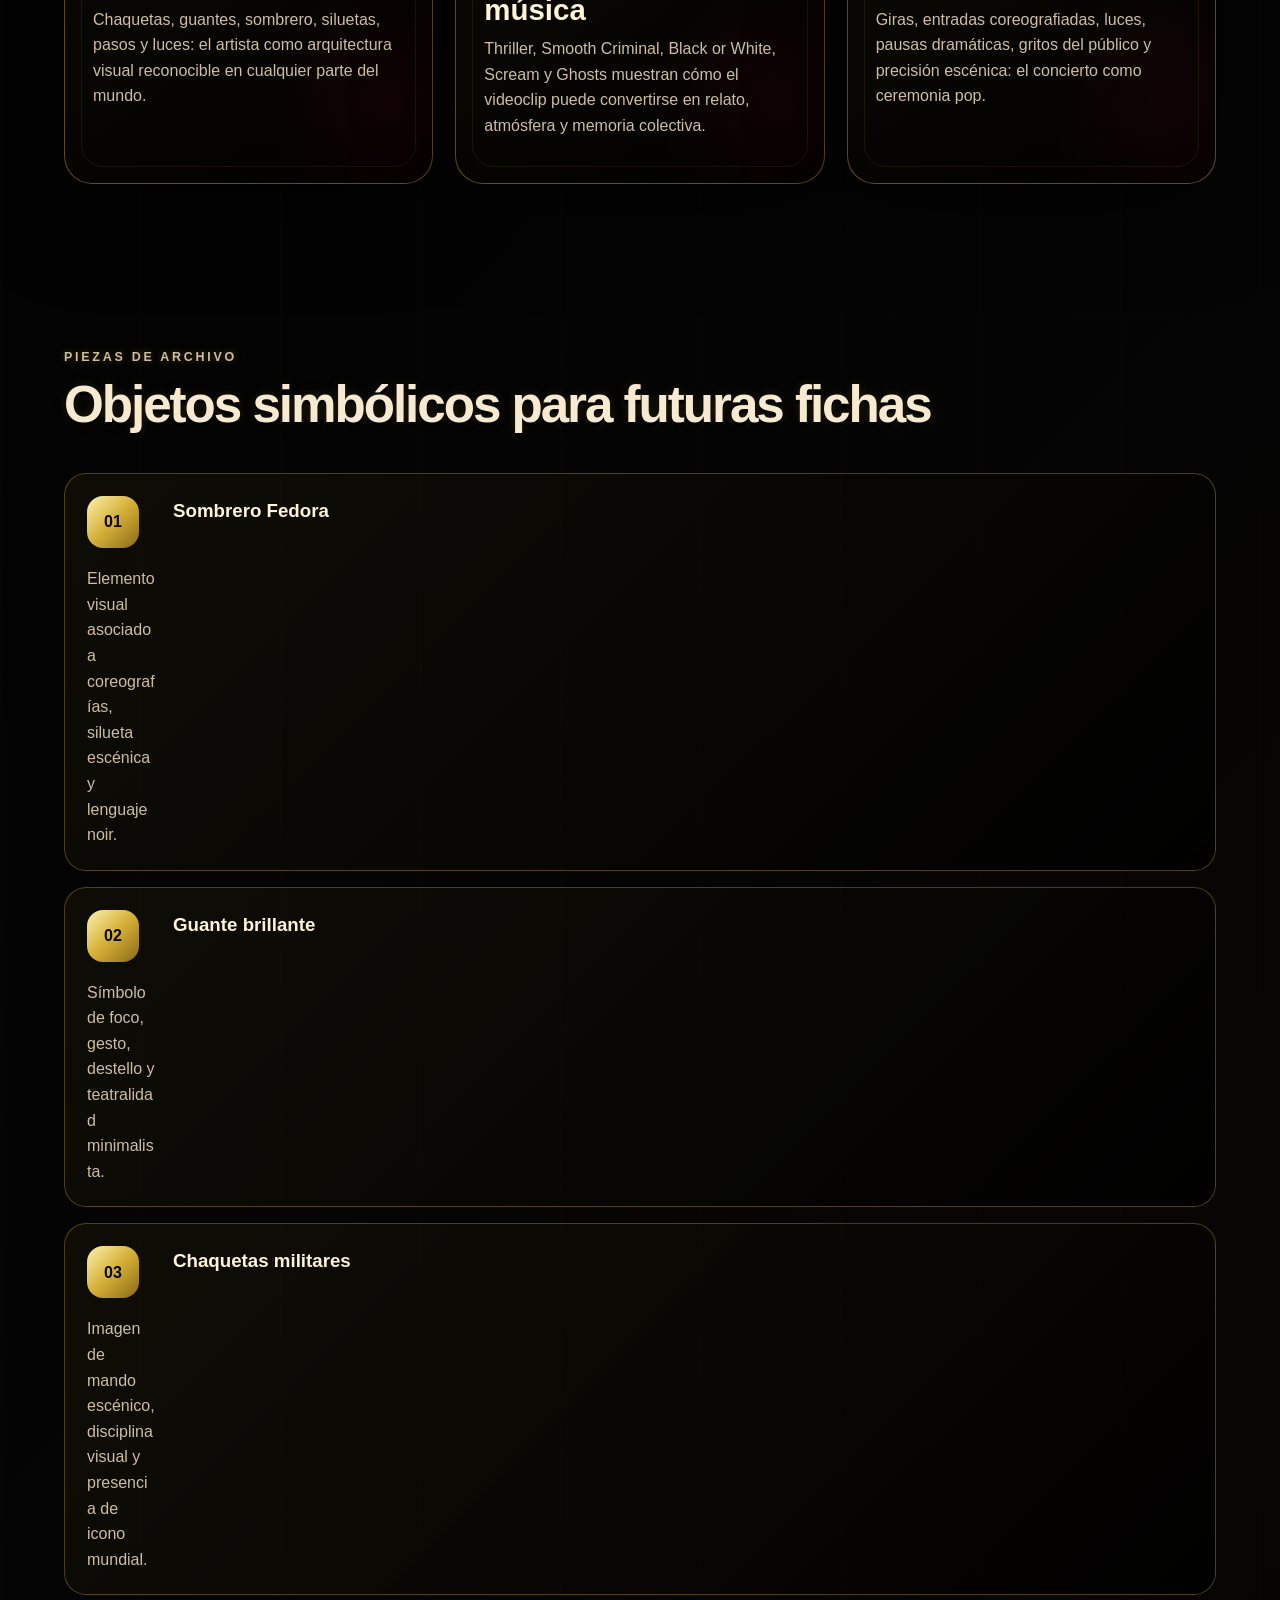
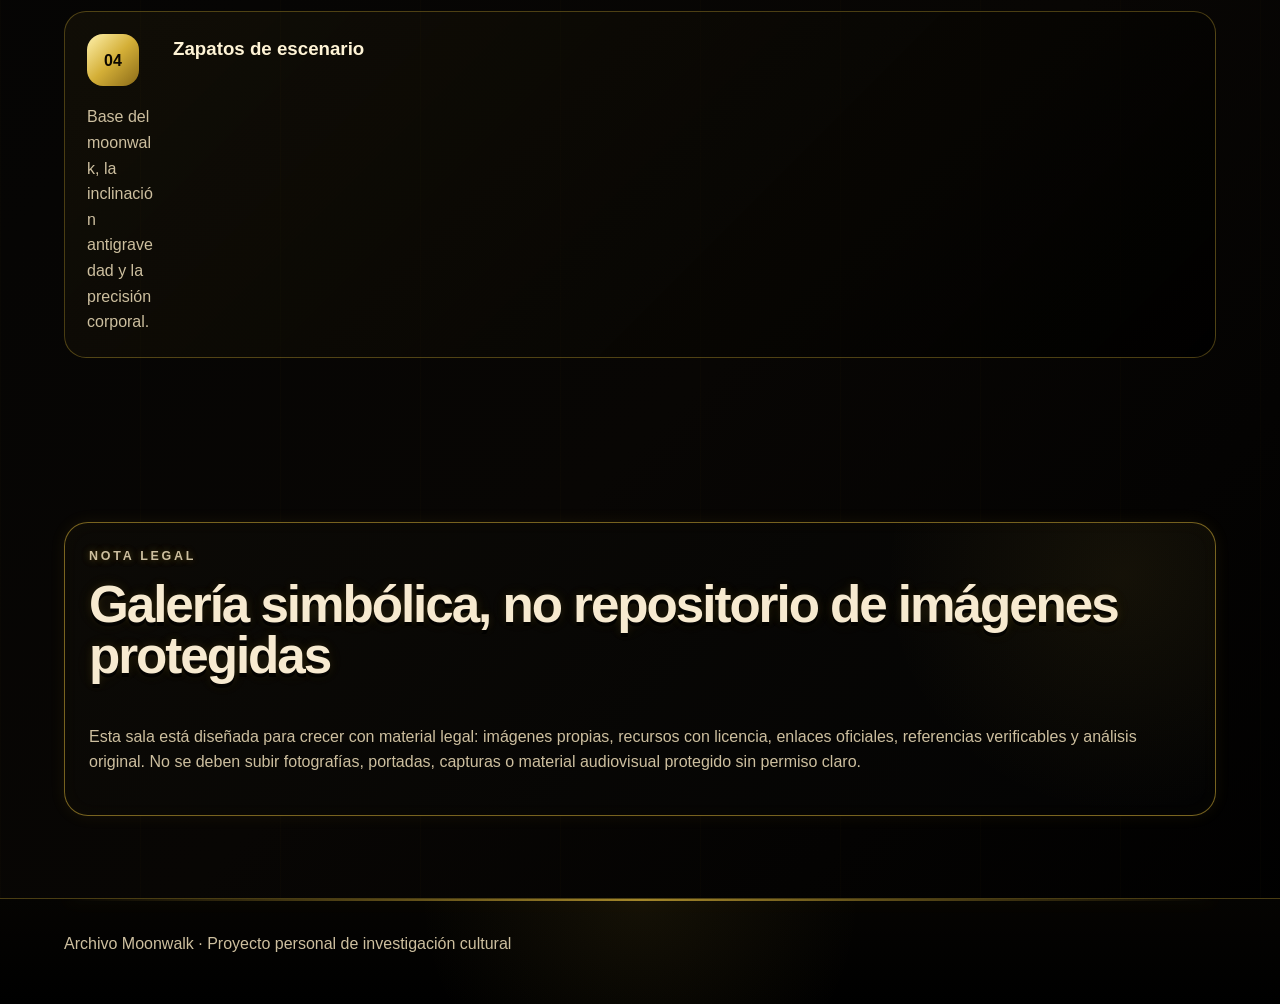
<file: museo-visual.html>
<!DOCTYPE html>
<html lang="es">
<head>
  <meta charset="UTF-8" />
  <meta name="viewport" content="width=device-width, initial-scale=1.0" />
  <meta name="description" content="Museo visual del Archivo Moonwalk: eras, símbolos, trajes, escenarios y momentos culturales de Michael Jackson." />
  <link rel="icon" type="image/png" href="img/m_j_pies.png" />
  <title>Museo Visual | Archivo Moonwalk</title>
  <link rel="stylesheet" href="css/styles.css" />
  <link rel="stylesheet" href="css/home-hero-premium.css" />
  <link rel="stylesheet" href="css/quality-polish.css" />
  <link rel="stylesheet" href="css/museo-visual.css" />
  <link rel="stylesheet" href="css/moonwalk-scroll-controls.css" />
</head>
<body>
  <header class="site-header">
    <a class="brand" href="index.html">
      <img class="brand-logo" src="img/m_j_pies.png" alt="Logo Archivo Moonwalk" />
      <span>Archivo Moonwalk</span>
    </a>

    <button class="menu-toggle" aria-label="Abrir menú" aria-expanded="false">&#9776;</button>

    <nav class="main-nav" aria-label="Navegación principal">
      <a href="index.html">Inicio</a>
      <a href="biografia.html">Biografía</a>
      <a href="discografia.html">Discografía</a>
      <a href="videos.html">Videos</a>
      <a href="conciertos.html">Conciertos</a>
      <a href="documentales.html">Documentales</a>
      <a href="curiosidades.html">Curiosidades</a>
      <a href="museo-visual.html">Museo Visual</a>
      <a href="fuentes.html">Fuentes</a>
    </nav>
  </header>

  <main>
    <section class="page-hero museo-hero">
      <p class="eyebrow">Galería simbólica · Cultura pop · Archivo legal</p>
      <h1>Museo visual del Rey del Pop</h1>
      <p>
        Un recorrido visual y educativo por eras, símbolos, estética, escenarios y momentos que definieron
        el universo artístico de Michael Jackson. Esta sección no usa material protegido sin licencia:
        trabaja con representación simbólica, análisis propio y enlaces legales.
      </p>
    </section>

    <section class="section">
      <div class="section-heading">
        <p class="eyebrow">Salas del museo</p>
        <h2>Una galería para mirar el legado con respeto</h2>
      </div>

      <div class="museum-grid">
        <article class="museum-card">
          <div class="museum-symbol">&#9819;</div>
          <span class="museum-kicker">Era real</span>
          <h3>El trono del Pop</h3>
          <p>
            Una sala dedicada al impacto global de Michael Jackson como figura cultural: escenario,
            identidad visual, música, danza y lenguaje pop.
          </p>
        </article>

        <article class="museum-card">
          <div class="museum-symbol">&#9670;</div>
          <span class="museum-kicker">Motown · The Jackson 5</span>
          <h3>Infancia y origen del brillo</h3>
          <p>
            La primera sala mira el nacimiento de una voz extraordinaria: disciplina, familia,
            televisión, soul, energía juvenil y formación artística.
          </p>
        </article>

        <article class="museum-card">
          <div class="museum-symbol">&#9733;</div>
          <span class="museum-kicker">Off the Wall · Thriller</span>
          <h3>La explosión mundial</h3>
          <p>
            El momento en que la música, el videoclip y la coreografía se funden para crear una
            nueva forma de espectáculo global.
          </p>
        </article>

        <article class="museum-card">
          <div class="museum-symbol">&#9679;</div>
          <span class="museum-kicker">Bad · Dangerous</span>
          <h3>Icono escénico</h3>
          <p>
            Chaquetas, guantes, sombrero, siluetas, pasos y luces: el artista como arquitectura
            visual reconocible en cualquier parte del mundo.
          </p>
        </article>

        <article class="museum-card">
          <div class="museum-symbol">&#9728;</div>
          <span class="museum-kicker">Short films</span>
          <h3>Cine dentro de la música</h3>
          <p>
            Thriller, Smooth Criminal, Black or White, Scream y Ghosts muestran cómo el videoclip
            puede convertirse en relato, atmósfera y memoria colectiva.
          </p>
        </article>

        <article class="museum-card">
          <div class="museum-symbol">&#10148;</div>
          <span class="museum-kicker">Conciertos</span>
          <h3>El templo del directo</h3>
          <p>
            Giras, entradas coreografiadas, luces, pausas dramáticas, gritos del público y precisión
            escénica: el concierto como ceremonia pop.
          </p>
        </article>
      </div>
    </section>

    <section class="section museum-timeline-section">
      <div class="section-heading">
        <p class="eyebrow">Piezas de archivo</p>
        <h2>Objetos simbólicos para futuras fichas</h2>
      </div>

      <div class="museum-timeline">
        <article>
          <span>01</span>
          <h3>Sombrero Fedora</h3>
          <p>Elemento visual asociado a coreografías, silueta escénica y lenguaje noir.</p>
        </article>

        <article>
          <span>02</span>
          <h3>Guante brillante</h3>
          <p>Símbolo de foco, gesto, destello y teatralidad minimalista.</p>
        </article>

        <article>
          <span>03</span>
          <h3>Chaquetas militares</h3>
          <p>Imagen de mando escénico, disciplina visual y presencia de icono mundial.</p>
        </article>

        <article>
          <span>04</span>
          <h3>Zapatos de escenario</h3>
          <p>Base del moonwalk, la inclinación antigravedad y la precisión corporal.</p>
        </article>
      </div>
    </section>

    <section class="section">
      <div class="notice">
        <p class="eyebrow">Nota legal</p>
        <h2>Galería simbólica, no repositorio de imágenes protegidas</h2>
        <p>
          Esta sala está diseñada para crecer con material legal: imágenes propias, recursos con licencia,
          enlaces oficiales, referencias verificables y análisis original. No se deben subir fotografías,
          portadas, capturas o material audiovisual protegido sin permiso claro.
        </p>
      </div>
    </section>
  </main>

  <footer class="site-footer">
    <p>Archivo Moonwalk · Proyecto personal de investigación cultural</p>
  </footer>

  <script src="js/app.js"></script>
  <script src="js/moonwalk-scroll-controls.js"></script>
</body>
</html>
</file>
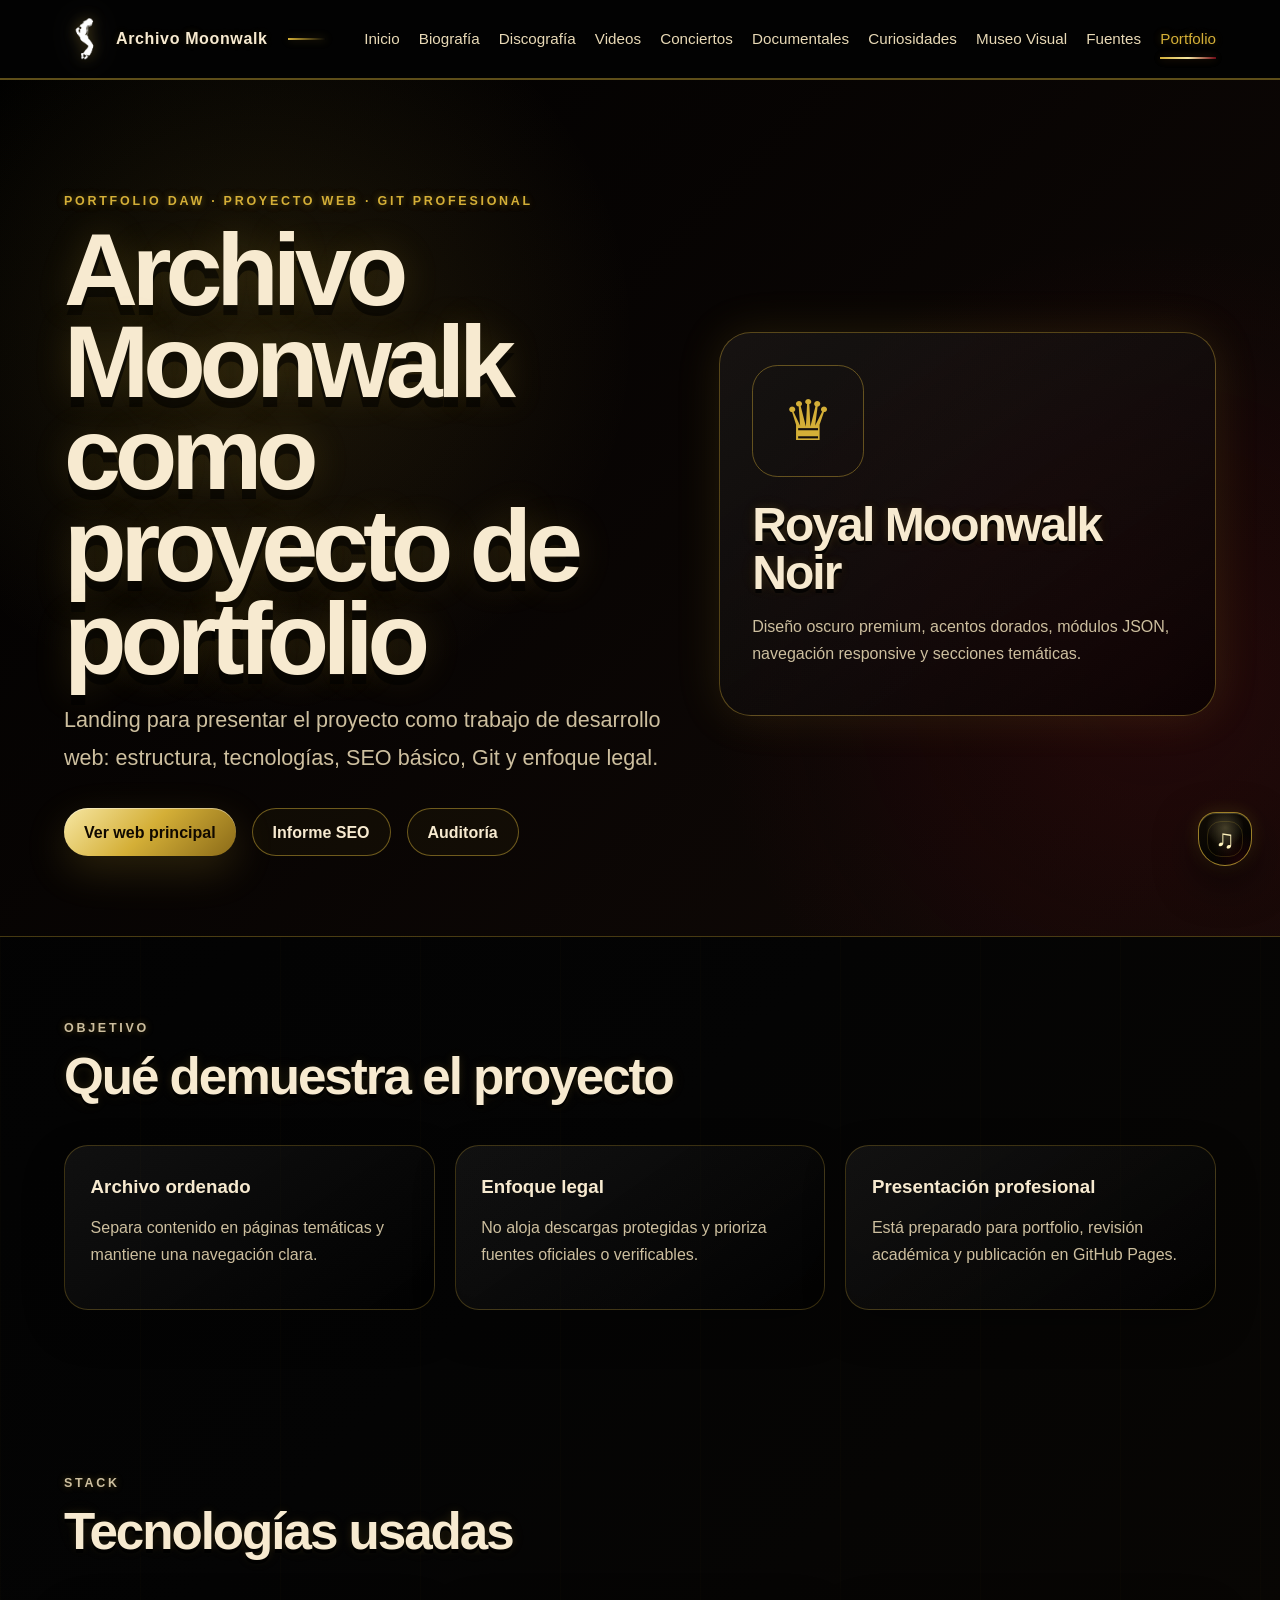
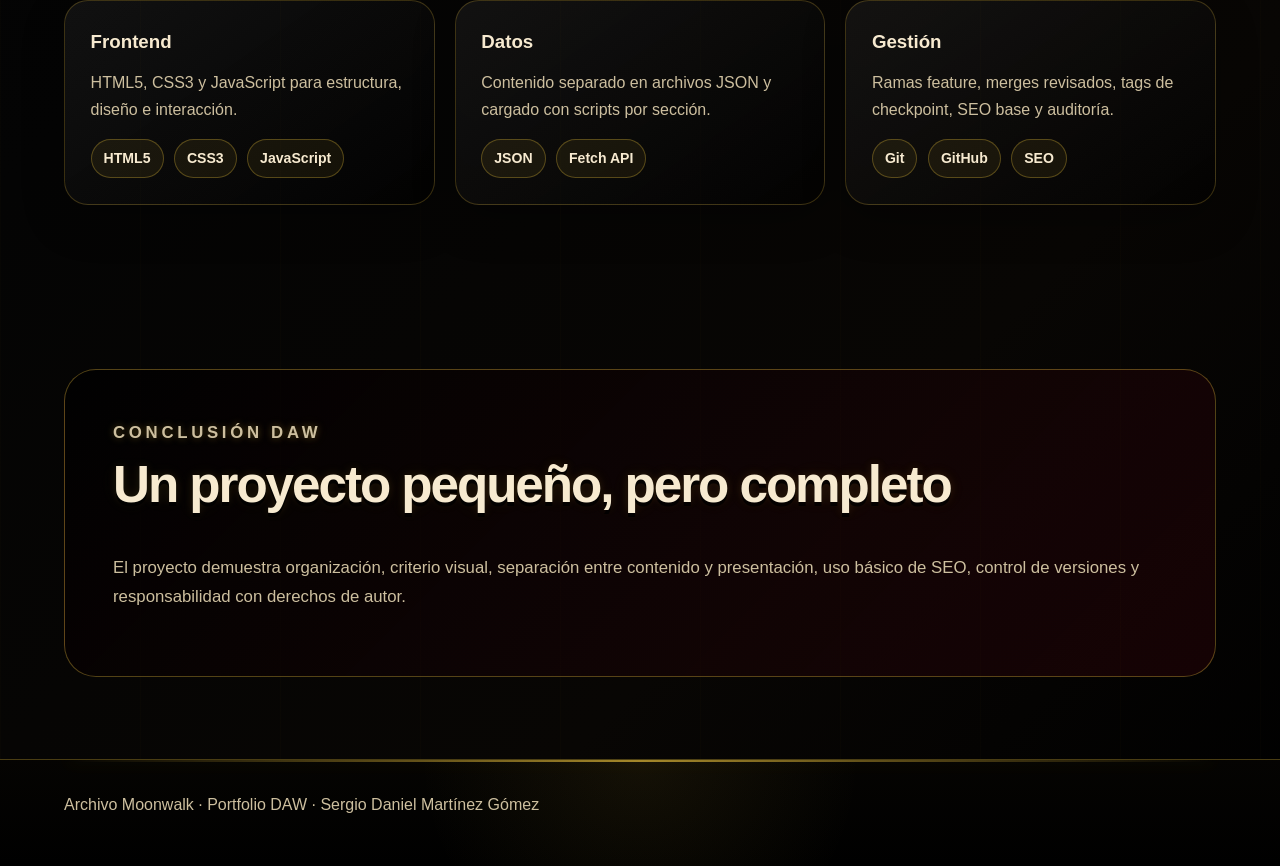
<file: portfolio.html>
<!DOCTYPE html>
<html lang="es">
<head>
  <meta charset="UTF-8" />
  <meta name="viewport" content="width=device-width, initial-scale=1.0" />
  <title>Portfolio DAW | Archivo Moonwalk</title>
  <meta name="description" content="Landing de presentación del proyecto Archivo Moonwalk para portfolio DAW: objetivo, tecnologías, estructura, SEO y flujo Git." />
  <meta name="author" content="Sergio Daniel Martínez Gómez" />
  <meta name="robots" content="index, follow" />
  <meta name="theme-color" content="#d4af37" />
  <link rel="canonical" href="https://daw1bsergiomg26.github.io/m_j_pop_rey/portfolio.html" />
  <link rel="manifest" href="site.webmanifest" />
  <link rel="icon" type="image/png" href="img/m_j_pies.png" />
  <link rel="stylesheet" href="css/styles.css" />
  <link rel="stylesheet" href="css/quality-polish.css" />
  <link rel="stylesheet" href="css/moonwalk-scroll-controls.css" />
  <link rel="stylesheet" href="css/portfolio-daw.css" />
</head>
<body>
  <header class="site-header">
    <a class="brand" href="index.html"><img class="brand-logo" src="img/m_j_pies.png" alt="Logo Archivo Moonwalk" /><span>Archivo Moonwalk</span></a>
    <button class="menu-toggle" aria-label="Abrir menú" aria-expanded="false">☰</button>
    <nav class="main-nav" aria-label="Navegación principal">
      <a href="index.html">Inicio</a>
      <a href="biografia.html">Biografía</a>
      <a href="discografia.html">Discografía</a>
      <a href="videos.html">Videos</a>
      <a href="conciertos.html">Conciertos</a>
      <a href="documentales.html">Documentales</a>
      <a href="curiosidades.html">Curiosidades</a>
      <a href="museo-visual.html">Museo Visual</a>
      <a href="fuentes.html">Fuentes</a>
    </nav>
  </header>

  <main>
    <section class="portfolio-hero">
      <div>
        <p class="eyebrow">Portfolio DAW · Proyecto web · Git profesional</p>
        <h1>Archivo Moonwalk como proyecto de portfolio</h1>
        <p class="portfolio-hero-text">Landing para presentar el proyecto como trabajo de desarrollo web: estructura, tecnologías, SEO básico, Git y enfoque legal.</p>
        <div class="portfolio-actions">
          <a class="btn primary" href="index.html">Ver web principal</a>
          <a class="btn ghost" href="SEO_FINAL.md">Informe SEO</a>
          <a class="btn ghost" href="AUDITORIA_FINAL_PREMIUM.md">Auditoría</a>
        </div>
      </div>
      <aside class="portfolio-showcase">
        <div class="portfolio-showcase-symbol">♛</div>
        <h2>Royal Moonwalk Noir</h2>
        <p>Diseño oscuro premium, acentos dorados, módulos JSON, navegación responsive y secciones temáticas.</p>
      </aside>
    </section>

    <section class="section">
      <div class="section-heading"><p class="eyebrow">Objetivo</p><h2>Qué demuestra el proyecto</h2></div>
      <div class="portfolio-grid">
        <article class="portfolio-card"><h3>Archivo ordenado</h3><p>Separa contenido en páginas temáticas y mantiene una navegación clara.</p></article>
        <article class="portfolio-card"><h3>Enfoque legal</h3><p>No aloja descargas protegidas y prioriza fuentes oficiales o verificables.</p></article>
        <article class="portfolio-card"><h3>Presentación profesional</h3><p>Está preparado para portfolio, revisión académica y publicación en GitHub Pages.</p></article>
      </div>
    </section>

    <section class="section">
      <div class="section-heading"><p class="eyebrow">Stack</p><h2>Tecnologías usadas</h2></div>
      <div class="portfolio-grid">
        <article class="tech-card"><h3>Frontend</h3><p>HTML5, CSS3 y JavaScript para estructura, diseño e interacción.</p><div class="tech-list"><span class="tech-pill">HTML5</span><span class="tech-pill">CSS3</span><span class="tech-pill">JavaScript</span></div></article>
        <article class="tech-card"><h3>Datos</h3><p>Contenido separado en archivos JSON y cargado con scripts por sección.</p><div class="tech-list"><span class="tech-pill">JSON</span><span class="tech-pill">Fetch API</span></div></article>
        <article class="tech-card"><h3>Gestión</h3><p>Ramas feature, merges revisados, tags de checkpoint, SEO base y auditoría.</p><div class="tech-list"><span class="tech-pill">Git</span><span class="tech-pill">GitHub</span><span class="tech-pill">SEO</span></div></article>
      </div>
    </section>

    <section class="section">
      <div class="portfolio-highlight">
        <p class="eyebrow">Conclusión DAW</p>
        <h2>Un proyecto pequeño, pero completo</h2>
        <p>El proyecto demuestra organización, criterio visual, separación entre contenido y presentación, uso básico de SEO, control de versiones y responsabilidad con derechos de autor.</p>
      </div>
    </section>
  </main>

  <footer class="site-footer"><p>Archivo Moonwalk · Portfolio DAW · Sergio Daniel Martínez Gómez</p></footer>
  <script src="js/app.js"></script>
  <script src="js/moonwalk-scroll-controls.js"></script>
</body>
</html>
</file>
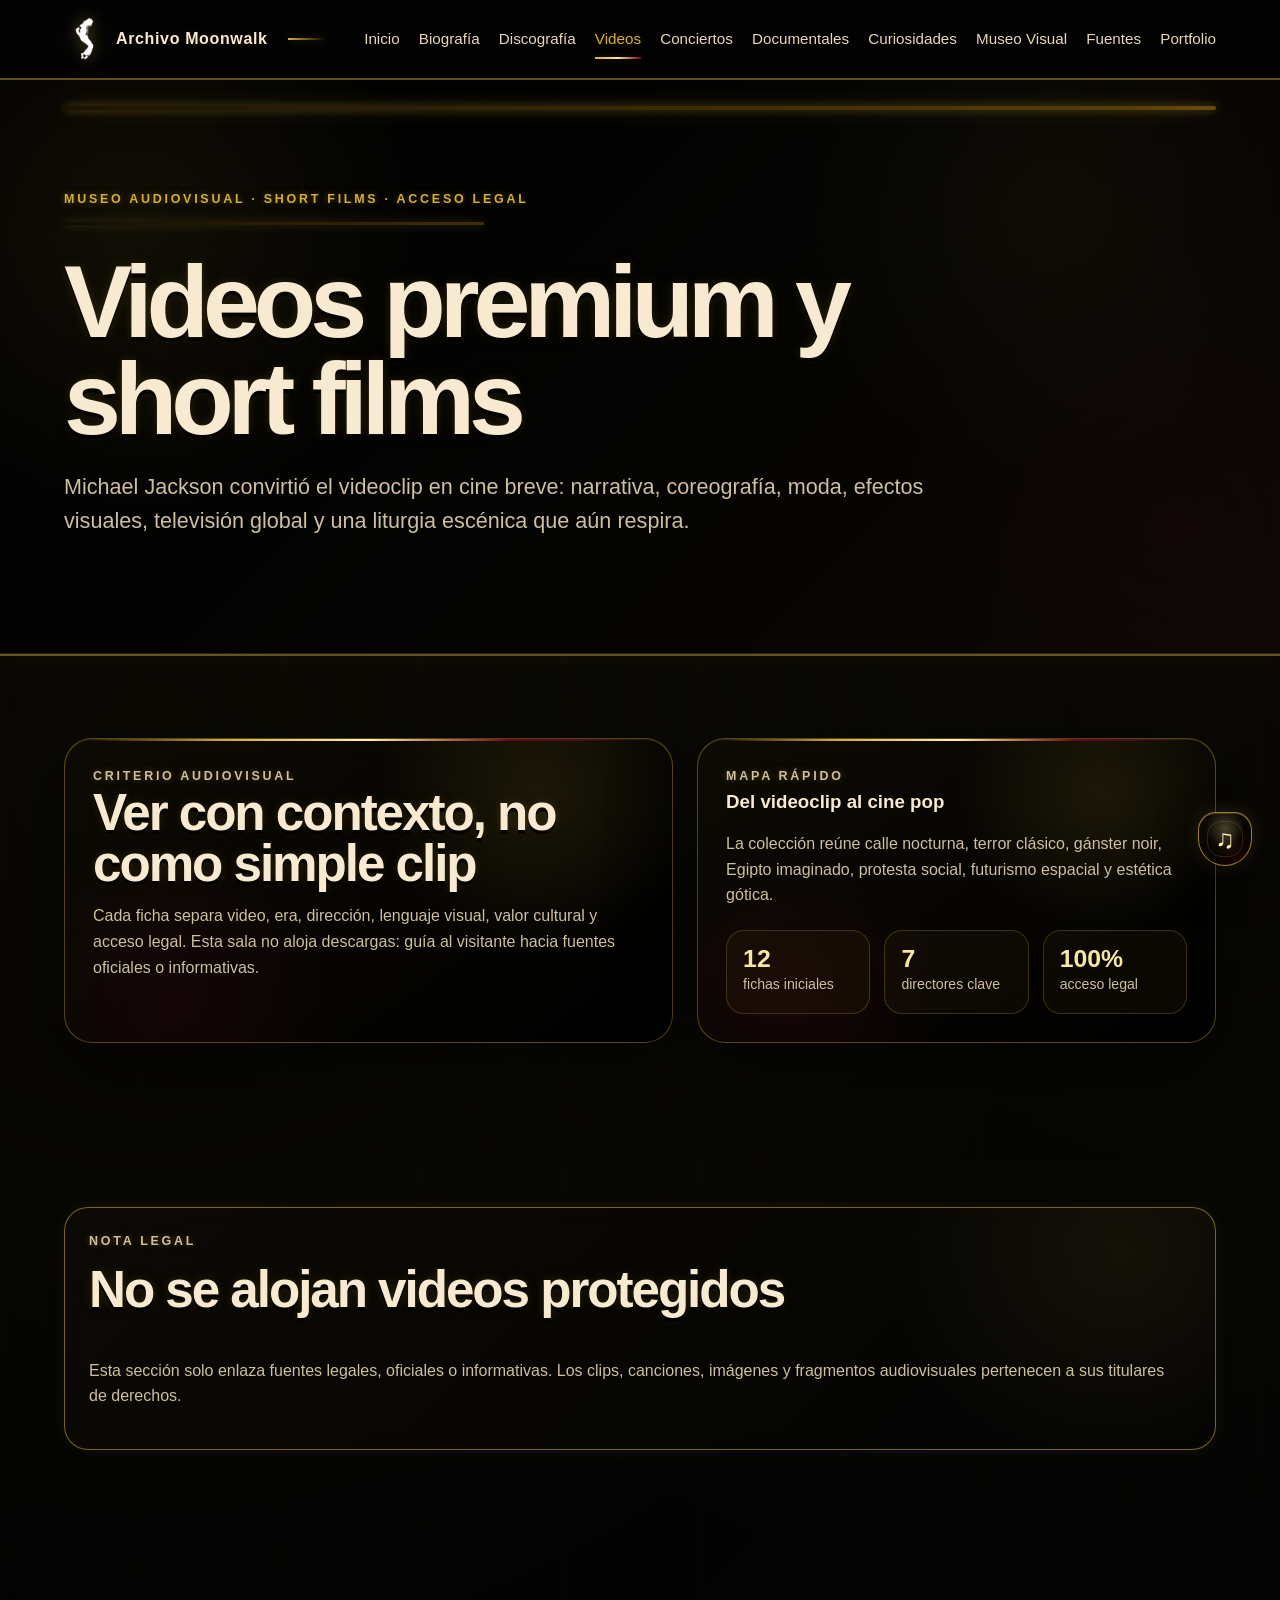
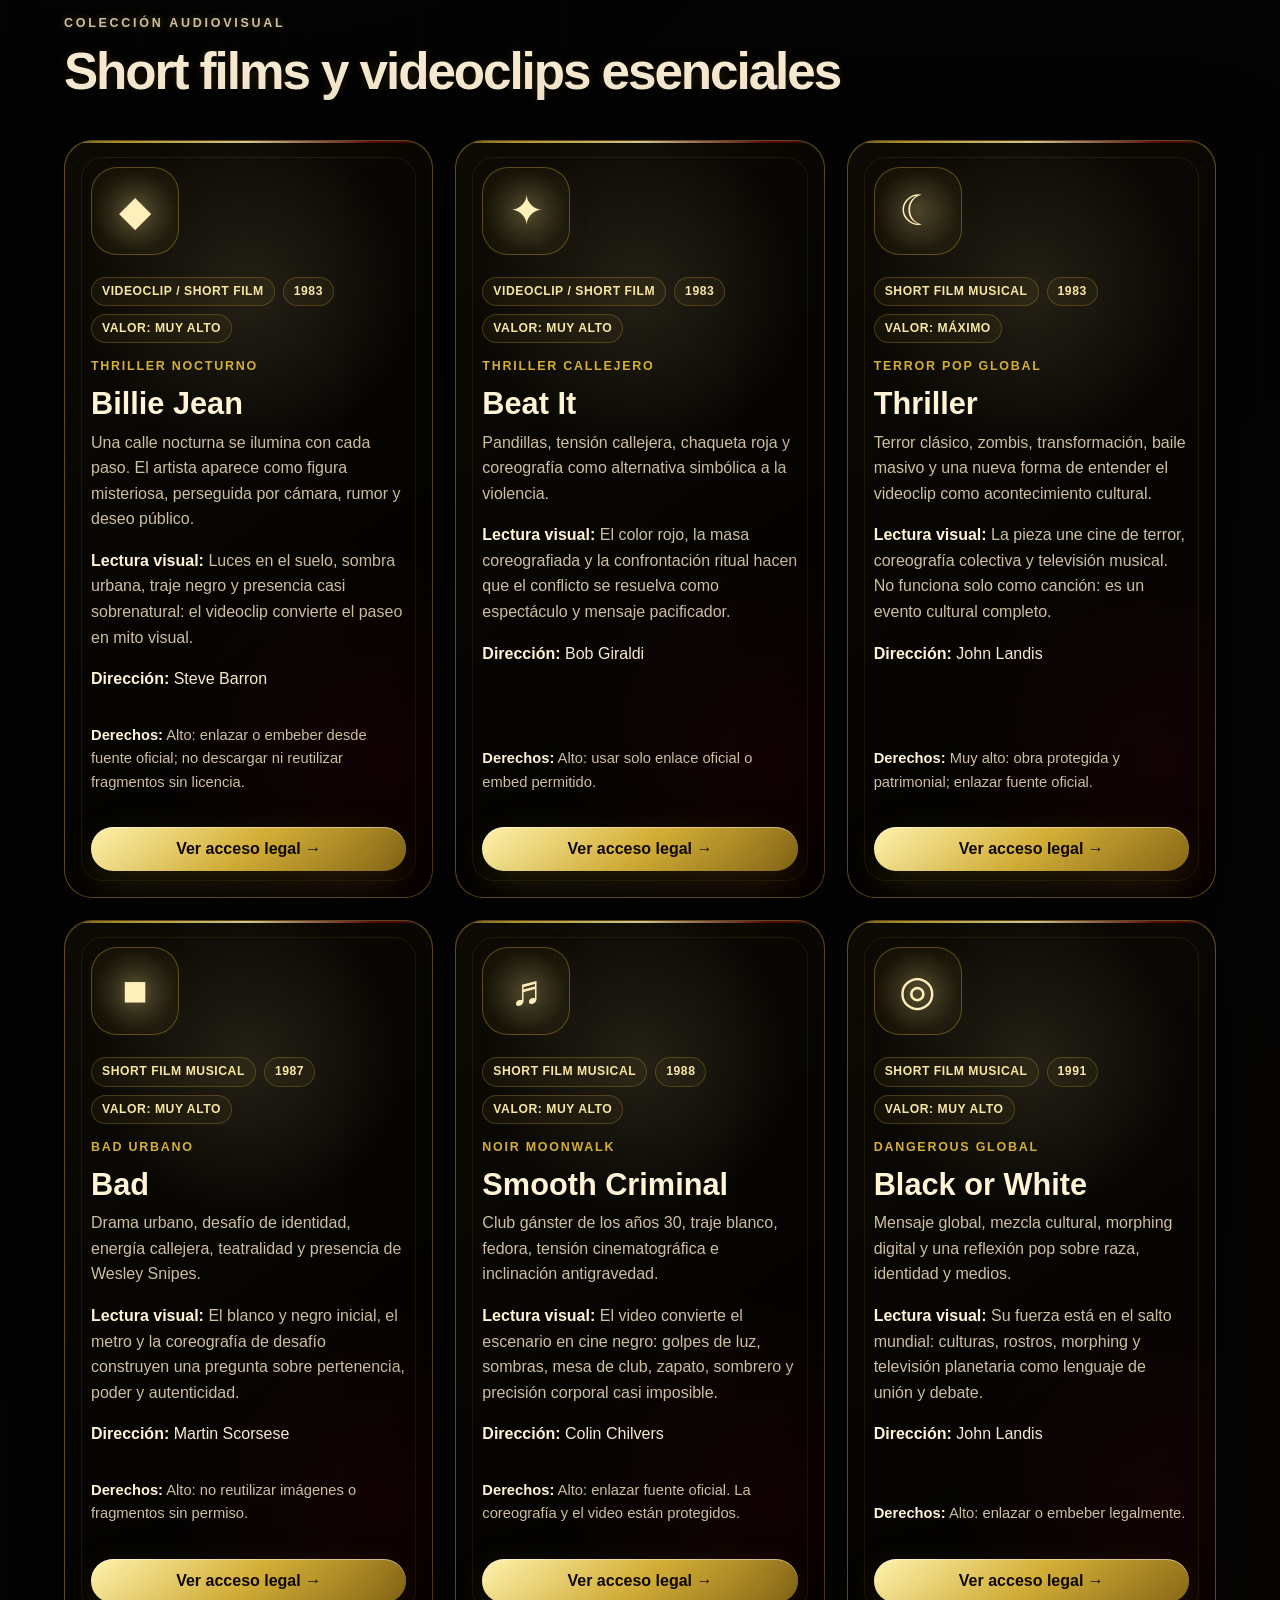
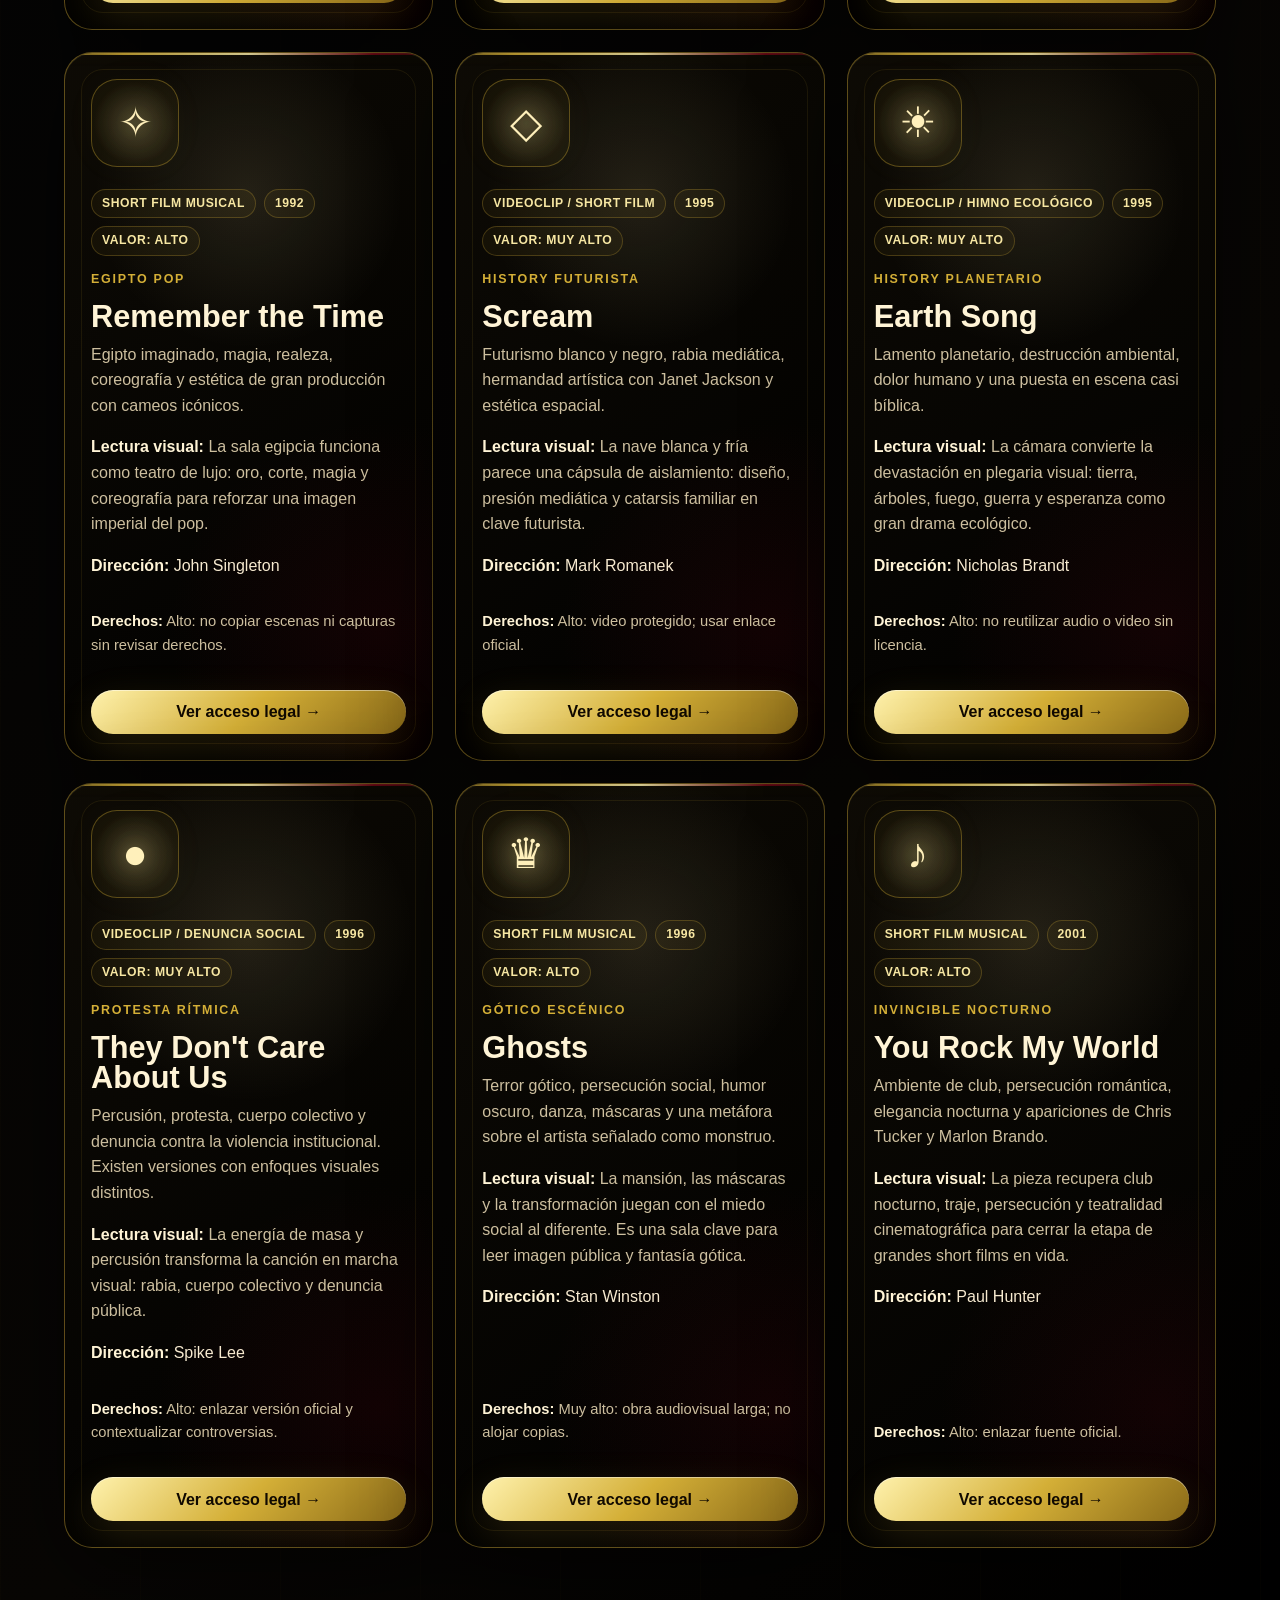
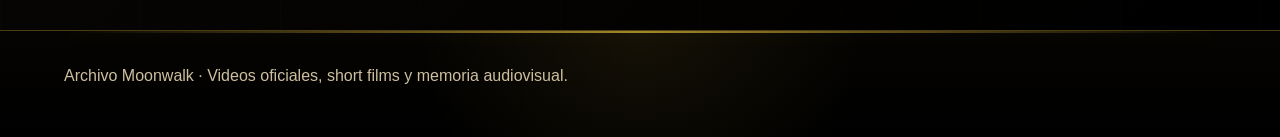
<file: videos.html>
<!DOCTYPE html>
<html lang="es">
<head>
  <meta charset="UTF-8" />
  <meta name="viewport" content="width=device-width, initial-scale=1.0" />
  <meta name="description" content="Videos premium y short films oficiales de Michael Jackson organizados legalmente en el Archivo Moonwalk." />
  <title>Videos Premium | Archivo Moonwalk</title>
  <link rel="icon" type="image/png" href="img/m_j_pies.png" />
  <link rel="stylesheet" href="css/styles.css" />
  <link rel="stylesheet" href="css/quality-polish.css" />
  <link rel="stylesheet" href="css/moonwalk-scroll-controls.css" />
  <link rel="stylesheet" href="css/videos-premium.css" />
</head>
<body>
  <header class="site-header">
    <a class="brand" href="index.html"><img class="brand-logo" src="img/m_j_pies.png" alt="Logo Archivo Moonwalk" /><span>Archivo Moonwalk</span></a>
    <button class="menu-toggle" aria-label="Abrir menú" aria-expanded="false">☰</button>
    <nav class="main-nav" aria-label="Navegación principal">
      <a href="index.html">Inicio</a>
      <a href="biografia.html">Biografía</a>
      <a href="discografia.html">Discografía</a>
      <a href="videos.html">Videos</a>
      <a href="conciertos.html">Conciertos</a>
      <a href="documentales.html">Documentales</a>
      <a href="curiosidades.html">Curiosidades</a>
      <a href="museo-visual.html">Museo Visual</a>
      <a href="fuentes.html">Fuentes</a>
    </nav>
  </header>

  <main>
    <section class="page-hero videos-hero">
      <p class="eyebrow">Museo audiovisual · short films · acceso legal</p>
      <h1>Videos premium y short films</h1>
      <p>
        Michael Jackson convirtió el videoclip en cine breve: narrativa, coreografía, moda,
        efectos visuales, televisión global y una liturgia escénica que aún respira.
      </p>
    </section>

    <section class="section">
      <div class="video-premium-intro">
        <article class="video-panel">
          <p class="eyebrow">Criterio audiovisual</p>
          <h2>Ver con contexto, no como simple clip</h2>
          <p>
            Cada ficha separa video, era, dirección, lenguaje visual, valor cultural y acceso legal.
            Esta sala no aloja descargas: guía al visitante hacia fuentes oficiales o informativas.
          </p>
        </article>

        <article class="video-panel">
          <p class="eyebrow">Mapa rápido</p>
          <h3>Del videoclip al cine pop</h3>
          <p>
            La colección reúne calle nocturna, terror clásico, gánster noir, Egipto imaginado,
            protesta social, futurismo espacial y estética gótica.
          </p>
          <div class="video-stats" aria-label="Resumen de videos premium">
            <div class="video-stat"><strong>12</strong><span>fichas iniciales</span></div>
            <div class="video-stat"><strong>7</strong><span>directores clave</span></div>
            <div class="video-stat"><strong>100%</strong><span>acceso legal</span></div>
          </div>
        </article>
      </div>
    </section>

    <section class="section">
      <div class="notice">
        <p class="eyebrow">Nota legal</p>
        <h2>No se alojan videos protegidos</h2>
        <p>
          Esta sección solo enlaza fuentes legales, oficiales o informativas. Los clips, canciones,
          imágenes y fragmentos audiovisuales pertenecen a sus titulares de derechos.
        </p>
      </div>
    </section>

    <section class="section">
      <div class="section-heading">
        <p class="eyebrow">Colección audiovisual</p>
        <h2>Short films y videoclips esenciales</h2>
      </div>

      <div id="videos-grid" class="video-premium-grid"></div>
    </section>
  </main>

  <footer class="site-footer">
    <p>Archivo Moonwalk · Videos oficiales, short films y memoria audiovisual.</p>
  </footer>

  <script src="js/app.js"></script>
  <script src="js/videos-premium.js"></script>
  <script src="js/moonwalk-scroll-controls.js"></script>
</body>
</html>
</file>
<file: css/styles.css>
﻿/* =========================================================
   Archivo Moonwalk
   Tema visual: Royal Moonwalk Noir
   Negro premium · Oro metálico 24K · Rojo Thriller sutil
   ========================================================= */

/* =========================
   1. Variables globales
   ========================= */

:root {
  --bg: #010101;
  --bg-soft: #040404;
  --bg-deep: #000000;

  --gold: #d4af37;
  --gold-light: #f7e7a3;
  --gold-deep: #8a6a18;
  --gold-dark: #6f4f09;

  --text: #f7ead0;
  --text-strong: #fff4d6;
  --muted: #cdbf9f;

  --thriller-red: #6d0715;
  --thriller-red-dark: #350007;
  --thriller-red-glow: rgba(109, 7, 21, 0.22);

  --card: rgba(10, 10, 10, 0.94);
  --card-border: rgba(212, 175, 55, 0.42);

  --blue-shadow: #06101b;

  --shadow-soft: 0 22px 82px rgba(0, 0, 0, 0.68);
  --shadow-strong: 0 30px 100px rgba(0, 0, 0, 0.74);

  --radius-lg: 24px;
  --radius-xl: 32px;
  --container-x: clamp(18px, 5vw, 70px);
}

/* =========================
   2. Reset y base
   ========================= */

* {
  box-sizing: border-box;
}

html {
  scroll-behavior: smooth;
  background: var(--bg);
}

body {
  margin: 0;
  font-family: Arial, Helvetica, sans-serif;
  color: var(--text);
  background:
    radial-gradient(circle at 12% 15%, rgba(212, 175, 55, 0.045), transparent 22%),
    radial-gradient(circle at 90% 12%, rgba(212, 175, 55, 0.035), transparent 24%),
    linear-gradient(135deg, #010101 0%, #040404 48%, #080604 78%, #000000 100%);
  line-height: 1.6;
}

a {
  color: inherit;
  text-decoration: none;
}

p,
h1,
h2,
h3 {
  margin-top: 0;
}

strong {
  color: var(--text-strong);
}

/* =========================
   3. Header y navegación
   ========================= */

.site-header {
  position: sticky;
  top: 0;
  z-index: 20;
  display: flex;
  align-items: center;
  justify-content: space-between;
  padding: 18px var(--container-x);
  background: #020202;
  border-bottom: 2px solid rgba(212, 175, 55, 0.44);
  box-shadow:
    0 10px 34px rgba(0, 0, 0, 0.78),
    0 0 14px rgba(212, 175, 55, 0.08);
}

.brand {
  display: flex;
  align-items: center;
  gap: 10px;
  color: var(--text);
  font-weight: 800;
  letter-spacing: 0.04em;
  text-shadow:
    0 0 8px rgba(212, 175, 55, 0.14),
    0 0 16px rgba(212, 175, 55, 0.06);
}

.brand::after {
  content: "";
  display: inline-block;
  width: 38px;
  height: 2px;
  margin-left: 10px;
  background: linear-gradient(90deg, var(--gold), transparent);
  box-shadow: 0 0 8px rgba(212, 175, 55, 0.28);
}

.brand-mark {
  color: var(--gold);
  filter: drop-shadow(0 0 8px rgba(212, 175, 55, 0.48));
}

.main-nav {
  display: flex;
  gap: 22px;
  color: var(--muted);
  font-size: 0.95rem;
}

.main-nav a {
  position: relative;
  color: #e8d9b6;
}

.main-nav a::after {
  content: "";
  position: absolute;
  left: 0;
  bottom: -8px;
  width: 0;
  height: 2px;
  background: linear-gradient(90deg, var(--gold), var(--gold-light), var(--thriller-red));
  box-shadow:
    0 0 8px rgba(212, 175, 55, 0.24),
    0 0 10px rgba(109, 7, 21, 0.18);
  transition: width 0.22s ease;
}

.main-nav a:hover {
  color: var(--gold);
}

.main-nav a:hover::after {
  width: 100%;
}

.menu-toggle {
  display: none;
  padding: 8px 10px;
  color: var(--text);
  font-size: 1.2rem;
  background: transparent;
  border: 1px solid rgba(212, 175, 55, 0.44);
  border-radius: 10px;
}

/* =========================
   4. Hero principal
   ========================= */

.hero {
  min-height: 88vh;
  position: relative;
  display: grid;
  grid-template-columns: minmax(0, 1.3fr) minmax(280px, 0.7fr);
  align-items: center;
  gap: 36px;
  padding: 90px var(--container-x);
  overflow: hidden;
  background:
    radial-gradient(circle at 10% 25%, rgba(212, 175, 55, 0.07), transparent 24%),
    radial-gradient(circle at 82% 22%, rgba(212, 175, 55, 0.045), transparent 24%),
    radial-gradient(circle at 92% 78%, rgba(109, 7, 21, 0.075), transparent 22%),
    linear-gradient(135deg, #010101 0%, #040403 52%, #0b0704 100%);
  border-bottom: 2px solid rgba(212, 175, 55, 0.46);
  box-shadow:
    inset 0 -1px 0 rgba(247, 234, 208, 0.12),
    0 0 22px rgba(212, 175, 55, 0.045);
}

.hero::before,
.page-hero::before {
  content: "";
  display: block;
  position: absolute;
  left: var(--container-x);
  right: var(--container-x);
  top: 26px;
  height: 3px;
  border-radius: 999px;
  background:
    linear-gradient(
      90deg,
      transparent,
      rgba(138, 106, 24, 0.28),
      var(--gold-deep),
      var(--gold),
      #f0d98a,
      var(--gold),
      rgba(109, 7, 21, 0.24),
      transparent
    );
  box-shadow:
    0 0 10px rgba(212, 175, 55, 0.28),
    0 0 22px rgba(212, 175, 55, 0.10);
  pointer-events: none;
}

.hero::after {
  content: "";
  position: absolute;
  left: 50%;
  bottom: 25px;
  width: 70%;
  height: 110px;
  transform: translateX(-50%);
  background:
    linear-gradient(90deg, rgba(212,175,55,0.025) 1px, transparent 1px),
    radial-gradient(ellipse, rgba(212,175,55,0.06), transparent 65%);
  background-size: 90px 90px, auto;
  opacity: 0.75;
  pointer-events: none;
}

.hero-content {
  position: relative;
  z-index: 1;
  max-width: 850px;
}

.eyebrow {
  margin: 0 0 12px;
  color: var(--gold);
  text-transform: uppercase;
  letter-spacing: 0.22em;
  font-size: 0.78rem;
  font-weight: 800;
  text-shadow:
    0 0 7px rgba(212, 175, 55, 0.36),
    0 0 16px rgba(212, 175, 55, 0.12);
}

h1 {
  margin-bottom: 22px;
  color: var(--text);
  font-size: clamp(2.6rem, 8vw, 6.6rem);
  line-height: 0.95;
  letter-spacing: -0.06em;
  text-shadow:
    0 4px 0 rgba(0, 0, 0, 0.78),
    0 0 10px rgba(212, 175, 55, 0.14),
    0 0 22px rgba(212, 175, 55, 0.055);
}

h2 {
  color: var(--text);
  font-size: clamp(2rem, 4vw, 3.6rem);
  line-height: 1;
  letter-spacing: -0.04em;
  text-shadow:
    0 4px 0 rgba(0, 0, 0, 0.78),
    0 0 10px rgba(212, 175, 55, 0.14),
    0 0 22px rgba(212, 175, 55, 0.055);
}

.hero-text,
.page-hero p:not(.eyebrow) {
  max-width: 760px;
  color: var(--muted);
  font-size: clamp(1.05rem, 2vw, 1.35rem);
}

.hero-actions {
  display: flex;
  flex-wrap: wrap;
  gap: 14px;
  margin-top: 28px;
}

/* =========================
   5. Páginas internas
   ========================= */

.page-hero {
  position: relative;
  padding: 110px var(--container-x) 90px;
  overflow: hidden;
  background:
    radial-gradient(circle at 10% 25%, rgba(212, 175, 55, 0.07), transparent 24%),
    radial-gradient(circle at 82% 22%, rgba(212, 175, 55, 0.045), transparent 24%),
    radial-gradient(circle at 92% 78%, rgba(109, 7, 21, 0.075), transparent 22%),
    linear-gradient(135deg, #010101 0%, #040403 52%, #0b0704 100%);
  border-bottom: 2px solid rgba(212, 175, 55, 0.46);
  box-shadow:
    inset 0 -1px 0 rgba(247, 234, 208, 0.12),
    0 0 22px rgba(212, 175, 55, 0.045);
}

.page-hero h1 {
  max-width: 900px;
}

/* =========================
   6. Botones
   ========================= */

.btn {
  display: inline-flex;
  align-items: center;
  justify-content: center;
  min-height: 48px;
  padding: 0 20px;
  border-radius: 999px;
  font-weight: 800;
  transition: transform 0.2s ease, box-shadow 0.2s ease;
}

.btn:hover {
  transform: translateY(-2px);
}

.btn.primary {
  color: #100900;
  background: linear-gradient(135deg, #f7e7a3 0%, var(--gold) 48%, var(--gold-deep) 100%);
  box-shadow:
    0 14px 42px rgba(212, 175, 55, 0.18),
    inset 0 1px 0 rgba(255, 255, 255, 0.42);
}

.btn.ghost {
  color: var(--text);
  border: 1px solid rgba(212, 175, 55, 0.48);
  background: rgba(212, 175, 55, 0.045);
}

/* =========================
   7. Tarjetas y grids
   ========================= */

.section {
  padding: 82px var(--container-x);
  background:
    linear-gradient(90deg, rgba(212, 175, 55, 0.018) 1px, transparent 1px),
    transparent;
  background-size: 140px 140px;
}

.section-heading {
  max-width: 880px;
  margin-bottom: 34px;
}

.section-heading p {
  color: var(--muted);
}

.grid {
  display: grid;
  gap: 20px;
}

.grid.two {
  grid-template-columns: repeat(2, minmax(0, 1fr));
}

.grid.three {
  grid-template-columns: repeat(3, minmax(0, 1fr));
}

.card,
.legal-card,
.timeline article,
.notice,
.data-card {
  border: 1.5px solid rgba(212, 175, 55, 0.42);
  border-radius: var(--radius-lg);
  background:
    radial-gradient(circle at 94% 12%, rgba(212, 175, 55, 0.065), transparent 20%),
    radial-gradient(circle at 8% 100%, rgba(109, 7, 21, 0.045), transparent 24%),
    linear-gradient(145deg, rgba(14, 12, 8, 0.98), rgba(3, 3, 3, 0.98));
  box-shadow:
    var(--shadow-soft),
    0 0 10px rgba(212, 175, 55, 0.055),
    inset 0 1px 0 rgba(247, 234, 208, 0.08);
}

.card,
.legal-card,
.data-card,
.notice {
  padding: 24px;
}

.card:hover,
.legal-card:hover,
.timeline article:hover,
.data-card:hover {
  border-color: rgba(212, 175, 55, 0.68);
  box-shadow:
    var(--shadow-strong),
    0 0 18px rgba(212, 175, 55, 0.16),
    0 0 36px rgba(212, 175, 55, 0.055);
}

.card h3,
.legal-card h3,
.timeline h3,
.data-card h3 {
  color: var(--text);
}

.card p,
.legal-card p,
.timeline p,
.data-card p,
.notice p {
  color: var(--muted);
}

.data-card .tag {
  display: inline-flex;
  margin-bottom: 12px;
  padding: 5px 10px;
  border: 1px solid rgba(247, 231, 163, 0.58);
  border-radius: 999px;
  color: #120b01;
  background:
    linear-gradient(135deg, #f7e7a3 0%, var(--gold) 42%, #a67c18 72%, #6f4f09 100%);
  box-shadow:
    0 0 8px rgba(212, 175, 55, 0.20),
    0 6px 18px rgba(0, 0, 0, 0.36),
    inset 0 1px 0 rgba(255, 255, 255, 0.42);
  font-size: 0.78rem;
  font-weight: 800;
}

.data-card a,
.legal-card a {
  color: var(--gold);
  font-weight: 800;
  text-shadow:
    0 0 8px rgba(212, 175, 55, 0.24),
    0 0 14px rgba(212, 175, 55, 0.08);
}

/* =========================
   8. Avisos legales
   ========================= */

.notice {
  border: 1.5px solid rgba(212, 175, 55, 0.54);
  background:
    radial-gradient(circle at 92% 18%, rgba(212, 175, 55, 0.075), transparent 22%),
    linear-gradient(135deg, rgba(12, 10, 6, 0.98), rgba(3, 3, 3, 0.98));
  box-shadow:
    0 0 16px rgba(212, 175, 55, 0.08),
    inset 0 0 20px rgba(212, 175, 55, 0.025);
}

/* =========================
   9. Timeline
   ========================= */

.timeline {
  display: grid;
  grid-template-columns: repeat(4, minmax(0, 1fr));
  gap: 18px;
}

.timeline article {
  padding: 24px;
}

.timeline span {
  display: inline-grid;
  place-items: center;
  width: 44px;
  height: 44px;
  margin-bottom: 16px;
  border: 1px solid rgba(247, 231, 163, 0.58);
  border-radius: 50%;
  color: #120b01;
  background:
    linear-gradient(135deg, #f7e7a3 0%, var(--gold) 42%, #a67c18 72%, #6f4f09 100%);
  box-shadow:
    0 0 8px rgba(212, 175, 55, 0.20),
    0 6px 18px rgba(0, 0, 0, 0.36),
    inset 0 1px 0 rgba(255, 255, 255, 0.42);
  font-weight: 900;
}

/* =========================
   10. Tarjeta escénica home
   ========================= */

.stage-card {
  position: relative;
  z-index: 1;
  min-height: 360px;
  display: grid;
  place-items: center;
  padding: 34px;
  border: 1.5px solid rgba(212, 175, 55, 0.42);
  border-radius: var(--radius-xl);
  background:
    radial-gradient(circle at 50% 26%, rgba(212, 175, 55, 0.12), transparent 38%),
    radial-gradient(circle at 80% 70%, rgba(109, 7, 21, 0.10), transparent 44%),
    linear-gradient(145deg, rgba(14,12,8,0.98), rgba(3,3,3,0.98));
  box-shadow: var(--shadow-soft);
  text-align: center;
}

.stage-card p {
  color: var(--text);
  font-size: 1.35rem;
  font-weight: 800;
}

.fedora {
  position: absolute;
  top: 70px;
  color: var(--text);
  font-size: 5rem;
  transform: rotate(-9deg);
  text-shadow: 0 0 25px rgba(212, 175, 55, 0.22);
}

.glove {
  color: var(--gold);
  font-size: 7rem;
  animation: pulse 2.2s infinite alternate;
}

/* =========================
   11. Cards especiales
   ========================= */

.video-card,
.concert-card,
.doc-card {
  position: relative;
  overflow: hidden;
}

.video-card::before,
.concert-card::before,
.doc-card::before {
  position: absolute;
  right: 22px;
  top: 18px;
  color: rgba(212, 175, 55, 0.24);
  font-size: 2.6rem;
  font-weight: 900;
  text-shadow:
    0 0 8px rgba(212, 175, 55, 0.20),
    0 0 16px rgba(212, 175, 55, 0.07);
}

.video-card::before {
  content: "▶";
}

.concert-card::before {
  content: "★";
}

.doc-card::before {
  content: "◎";
}

.video-card:hover,
.concert-card:hover,
.doc-card:hover {
  transform: translateY(-3px);
  transition: transform 0.2s ease, border-color 0.2s ease;
}

/* =========================
   12. Acentos Thriller preparados
   ========================= */

.thriller-glow {
  color: var(--text);
  text-shadow:
    0 0 10px rgba(212, 175, 55, 0.14),
    0 0 20px var(--thriller-red-glow);
}

.thriller-blood-accent {
  position: relative;
}

.thriller-blood-accent::after {
  content: "";
  position: absolute;
  left: 0;
  bottom: -6px;
  width: 100%;
  height: 2px;
  background: linear-gradient(90deg, var(--gold), var(--thriller-red), var(--thriller-red-dark));
  box-shadow:
    0 0 8px rgba(212, 175, 55, 0.20),
    0 0 14px rgba(109, 7, 21, 0.24);
}

.thriller-drip {
  position: relative;
}

.thriller-drip::before {
  content: "";
  position: absolute;
  right: 12%;
  bottom: -14px;
  width: 4px;
  height: 14px;
  border-radius: 999px;
  background: linear-gradient(var(--thriller-red), var(--thriller-red-dark));
  opacity: 0.65;
  box-shadow: 0 0 8px rgba(109, 7, 21, 0.24);
}

/* =========================
   13. Footer y scrollbar
   ========================= */

.site-footer {
  padding: 32px var(--container-x);
  color: var(--muted);
  border-top: 1px solid rgba(212, 175, 55, 0.42);
  background: #020202;
}

::-webkit-scrollbar {
  width: 12px;
}

::-webkit-scrollbar-track {
  background: #020202;
}

::-webkit-scrollbar-thumb {
  border: 3px solid #020202;
  border-radius: 999px;
  background:
    linear-gradient(#f7e7a3, var(--gold), var(--gold-deep), var(--thriller-red), var(--thriller-red-dark));
  box-shadow: 0 0 8px rgba(212, 175, 55, 0.28);
}

/* =========================
   14. Animaciones
   ========================= */

@keyframes pulse {
  from {
    transform: scale(1);
    filter: drop-shadow(0 0 8px rgba(212, 175, 55, 0.28));
  }

  to {
    transform: scale(1.06);
    filter: drop-shadow(0 0 20px rgba(212, 175, 55, 0.34));
  }
}

/* =========================
   15. Responsive
   ========================= */

@media (max-width: 900px) {
  .hero {
    grid-template-columns: 1fr;
  }

  .grid.two,
  .grid.three,
  .timeline {
    grid-template-columns: 1fr;
  }

  .menu-toggle {
    display: inline-block;
  }

  .main-nav {
    position: absolute;
    left: 18px;
    right: 18px;
    top: 68px;
    display: none;
    flex-direction: column;
    padding: 18px;
    border: 1px solid rgba(212, 175, 55, 0.44);
    border-radius: 18px;
    background: rgba(3, 3, 3, 0.98);
  }

  .main-nav.is-open {
    display: flex;
  }

  .brand::after {
    display: none;
  }
}

@media (max-width: 560px) {
  .site-header {
    padding: 16px 18px;
  }

  .hero,
  .page-hero,
  .section {
    padding-left: 18px;
    padding-right: 18px;
  }

  .hero,
  .page-hero {
    padding-top: 90px;
  }

  h1 {
    font-size: clamp(2.25rem, 15vw, 4.4rem);
  }
}

/* =========================
   16. Efecto cinematográfico Thriller
   ========================= */

#thriller-canvas {
  position: fixed;
  inset: 0;
  z-index: 1;
  width: 100%;
  height: 100%;
  pointer-events: none;
  opacity: 0.42;
  mix-blend-mode: screen;
}

.site-header,
main,
.site-footer {
  position: relative;
  z-index: 2;
}

/* =========================================================
   Responsive Fix + Golden Sweep
   Menú móvil limpio + línea dorada con barrido cinematográfico
   ========================================================= */

/* Línea superior con barrido dorado constante */
.hero::before,
.page-hero::before {
  overflow: hidden;
  background:
    linear-gradient(
      90deg,
      transparent 0%,
      rgba(138, 106, 24, 0.34) 12%,
      #8a6a18 24%,
      #d4af37 38%,
      #f7e7a3 50%,
      #d4af37 62%,
      rgba(109, 7, 21, 0.34) 82%,
      transparent 100%
    ) !important;
  background-size: 220% 100% !important;
  animation: goldenSweep 4.8s linear infinite;
  box-shadow:
    0 0 10px rgba(212, 175, 55, 0.30),
    0 0 24px rgba(212, 175, 55, 0.16),
    0 0 42px rgba(109, 7, 21, 0.08) !important;
}

/* Pequeña línea interior más fina tipo brillo Billie Jean */
.hero-content::before,
.page-hero h1::before {
  content: "";
  display: block;
  width: min(420px, 72vw);
  height: 2px;
  margin-bottom: 28px;
  border-radius: 999px;
  background:
    linear-gradient(
      90deg,
      transparent,
      rgba(212, 175, 55, 0.42),
      #f7e7a3,
      rgba(109, 7, 21, 0.30),
      transparent
    );
  background-size: 220% 100%;
  animation: goldenSweep 5.6s linear infinite;
  box-shadow:
    0 0 12px rgba(212, 175, 55, 0.22),
    0 0 24px rgba(212, 175, 55, 0.08);
}

@keyframes goldenSweep {
  0% {
    background-position: 220% 50%;
  }

  100% {
    background-position: -220% 50%;
  }
}

/* Respeta usuarios que prefieren menos movimiento */
@media (prefers-reduced-motion: reduce) {
  .hero::before,
  .page-hero::before,
  .hero-content::before,
  .page-hero h1::before {
    animation: none !important;
  }
}

/* =========================
   Reparación móvil
   ========================= */

@media (max-width: 900px) {
  .site-header {
    min-height: 72px;
    align-items: center;
    overflow: visible;
  }

  .menu-toggle {
    display: inline-grid !important;
    place-items: center;
    width: 42px;
    height: 42px;
    position: relative;
    z-index: 50;
    color: #f7ead0;
    background:
      linear-gradient(145deg, rgba(14, 12, 8, 0.98), rgba(3, 3, 3, 0.98));
    border: 2px solid rgba(212, 175, 55, 0.72);
    box-shadow:
      0 0 12px rgba(212, 175, 55, 0.20),
      inset 0 1px 0 rgba(247, 234, 208, 0.10);
  }

  .main-nav {
    position: absolute;
    top: calc(100% + 10px);
    left: 18px;
    right: 18px;
    z-index: 45;
    display: none;
    flex-direction: column;
    gap: 8px;
    padding: 16px;
    border: 1.5px solid rgba(212, 175, 55, 0.58);
    border-radius: 18px;
    background:
      radial-gradient(circle at 90% 10%, rgba(212, 175, 55, 0.08), transparent 22%),
      linear-gradient(145deg, rgba(10, 8, 5, 0.99), rgba(0, 0, 0, 0.99));
    box-shadow:
      0 22px 70px rgba(0, 0, 0, 0.78),
      0 0 18px rgba(212, 175, 55, 0.12);
  }

  .main-nav.is-open {
    display: flex !important;
  }

  .main-nav a {
    display: block;
    padding: 12px 14px;
    border-radius: 12px;
    color: #f7ead0 !important;
    background: rgba(212, 175, 55, 0.035);
  }

  .main-nav a:hover {
    background: rgba(212, 175, 55, 0.10);
  }

  .main-nav a::after {
    bottom: 4px;
    left: 14px;
  }

  .hero {
    min-height: auto;
    grid-template-columns: 1fr !important;
    gap: 28px;
    padding-top: 86px;
    padding-bottom: 54px;
    overflow: hidden;
  }

  .page-hero {
    min-height: auto;
    padding-top: 86px;
    padding-bottom: 54px;
  }

  .hero::before,
  .page-hero::before {
    left: 18px;
    right: 18px;
    top: 22px;
  }

  .hero::after {
    width: 92%;
    height: 80px;
    opacity: 0.38;
  }

  .hero-content,
  .page-hero {
    max-width: 100%;
  }

  .hero h1,
  .page-hero h1 {
    max-width: 100%;
    font-size: clamp(2.25rem, 13vw, 4.6rem);
    line-height: 0.98;
    letter-spacing: -0.055em;
  }

  .hero-text,
  .page-hero p:not(.eyebrow) {
    max-width: 100%;
    font-size: 1rem;
  }

  .hero-actions {
    gap: 10px;
  }

  .btn {
    width: 100%;
    min-height: 46px;
    text-align: center;
  }

  .stage-card {
    min-height: 260px;
    padding: 24px;
  }

  .fedora {
    top: 44px;
    font-size: 3.2rem;
  }

  .glove {
    font-size: 4.8rem;
  }

  .section {
    padding-top: 56px;
    padding-bottom: 56px;
  }
}

@media (max-width: 560px) {
  .brand {
    max-width: 220px;
    font-size: 0.95rem;
  }

  .site-header {
    padding: 14px 18px;
  }

  .hero,
  .page-hero {
    padding-left: 18px;
    padding-right: 18px;
  }

  .hero h1,
  .page-hero h1 {
    font-size: clamp(2.2rem, 12.4vw, 3.7rem);
  }

  .eyebrow {
    font-size: 0.68rem;
    letter-spacing: 0.18em;
  }

  .card,
  .legal-card,
  .data-card,
  .notice,
  .timeline article {
    padding: 20px;
  }
}

/* =========================================================
   Golden Sweep V2 - Barrido visible sobre oro metálico
   ========================================================= */

.hero::before,
.page-hero::before {
  height: 4px !important;
  background:
    linear-gradient(
      90deg,
      rgba(20, 14, 2, 0.95) 0%,
      rgba(138, 106, 24, 0.85) 18%,
      #d4af37 34%,
      #fff1a8 48%,
      #d4af37 58%,
      rgba(138, 106, 24, 0.85) 72%,
      rgba(109, 7, 21, 0.42) 88%,
      rgba(20, 14, 2, 0.95) 100%
    ) !important;
  background-size: 260% 100% !important;
  animation: goldenSweepStrong 3.4s linear infinite !important;
  box-shadow:
    0 0 8px rgba(212, 175, 55, 0.34),
    0 0 18px rgba(212, 175, 55, 0.22),
    0 0 34px rgba(255, 241, 168, 0.10),
    0 0 44px rgba(109, 7, 21, 0.08) !important;
}

.hero-content::before,
.page-hero h1::before {
  height: 3px !important;
  background:
    linear-gradient(
      90deg,
      transparent 0%,
      rgba(138, 106, 24, 0.70) 18%,
      #d4af37 34%,
      #fff1a8 50%,
      #d4af37 64%,
      rgba(109, 7, 21, 0.38) 82%,
      transparent 100%
    ) !important;
  background-size: 260% 100% !important;
  animation: goldenSweepStrong 3.8s linear infinite !important;
  box-shadow:
    0 0 10px rgba(212, 175, 55, 0.26),
    0 0 24px rgba(255, 241, 168, 0.10) !important;
}

@keyframes goldenSweepStrong {
  0% {
    background-position: 260% 50%;
  }

  100% {
    background-position: -260% 50%;
  }
}

/* =========================================================
   Mobile Menu Visual Final Fix
   Asegura que el menú aparezca encima de todo en móvil.
   ========================================================= */

@media (max-width: 900px) {
  .site-header {
    position: sticky;
    top: 0;
    z-index: 9999 !important;
    overflow: visible !important;
  }

  .menu-toggle {
    display: inline-grid !important;
    place-items: center;
    cursor: pointer;
  }

  .main-nav {
    position: fixed !important;
    top: 82px !important;
    left: 18px !important;
    right: 18px !important;
    z-index: 9998 !important;
    display: none !important;
    flex-direction: column !important;
    gap: 10px !important;
    padding: 18px !important;
    border: 1.5px solid rgba(212, 175, 55, 0.68) !important;
    border-radius: 20px !important;
    background:
      radial-gradient(circle at 92% 12%, rgba(212, 175, 55, 0.12), transparent 26%),
      linear-gradient(145deg, rgba(13, 10, 4, 0.99), rgba(0, 0, 0, 0.99)) !important;
    box-shadow:
      0 26px 90px rgba(0, 0, 0, 0.88),
      0 0 22px rgba(212, 175, 55, 0.18) !important;
  }

  .main-nav.is-open {
    display: flex !important;
  }

  .main-nav a {
    display: block !important;
    padding: 13px 15px !important;
    border: 1px solid rgba(212, 175, 55, 0.22);
    border-radius: 14px;
    color: #f7ead0 !important;
    background: rgba(212, 175, 55, 0.045);
    font-weight: 700;
  }

  .main-nav a:hover {
    color: #d4af37 !important;
    background: rgba(212, 175, 55, 0.12);
  }
}

/* =========================================================
   Golden Sweep Final
   Barrido luminoso visible sobre la línea dorada.
   ========================================================= */

.hero::before,
.page-hero::before {
  height: 4px !important;
  background:
    linear-gradient(
      90deg,
      rgba(30, 20, 2, 0.85) 0%,
      rgba(90, 64, 8, 0.95) 22%,
      #d4af37 36%,
      #fff6bf 42%,
      #ffffff 46%,
      #fff6bf 50%,
      #d4af37 56%,
      rgba(109, 7, 21, 0.42) 70%,
      rgba(30, 20, 2, 0.85) 100%
    ) !important;
  background-size: 420% 100% !important;
  animation: royalLightSweep 2.8s linear infinite !important;
  box-shadow:
    0 0 8px rgba(212, 175, 55, 0.36),
    0 0 18px rgba(212, 175, 55, 0.22),
    0 0 42px rgba(255, 246, 191, 0.12) !important;
}

.hero-content::before,
.page-hero h1::before {
  background:
    linear-gradient(
      90deg,
      transparent 0%,
      rgba(90, 64, 8, 0.85) 28%,
      #d4af37 40%,
      #fff6bf 47%,
      #ffffff 50%,
      #fff6bf 53%,
      #d4af37 62%,
      rgba(109, 7, 21, 0.36) 78%,
      transparent 100%
    ) !important;
  background-size: 420% 100% !important;
  animation: royalLightSweep 3.2s linear infinite !important;
}

@keyframes royalLightSweep {
  0% {
    background-position: 220% 50%;
    filter: brightness(0.95);
  }

  45% {
    filter: brightness(1.38);
  }

  100% {
    background-position: -220% 50%;
    filter: brightness(1);
  }
}

.curiosity-card {
  position: relative;
  overflow: hidden;
}

.curiosity-card::before {
  content: "✦";
  position: absolute;
  right: 22px;
  top: 18px;
  color: rgba(212, 175, 55, 0.24);
  font-size: 2.6rem;
  font-weight: 900;
  text-shadow:
    0 0 8px rgba(212, 175, 55, 0.20),
    0 0 16px rgba(109, 7, 21, 0.10);
}

.curiosity-card:hover {
  transform: translateY(-3px);
  transition: transform 0.2s ease, border-color 0.2s ease;
}

.source-card {
  position: relative;
  overflow: hidden;
}

.source-card::before {
  content: "§";
  position: absolute;
  right: 22px;
  top: 18px;
  color: rgba(212, 175, 55, 0.24);
  font-size: 2.6rem;
  font-weight: 900;
  text-shadow:
    0 0 8px rgba(212, 175, 55, 0.20),
    0 0 16px rgba(109, 7, 21, 0.10);
}

.source-card:hover {
  transform: translateY(-3px);
  transition: transform 0.2s ease, border-color 0.2s ease;
}

/* =========================================================
   Logo oficial Archivo Moonwalk
   ========================================================= */

.brand-logo {
  width: 34px;
  height: 34px;
  object-fit: contain;
  filter:
    drop-shadow(0 0 8px rgba(212, 175, 55, 0.42))
    drop-shadow(0 0 18px rgba(109, 7, 21, 0.12));
}

.brand:hover .brand-logo {
  transform: translateY(-1px) scale(1.04);
  filter:
    drop-shadow(0 0 10px rgba(212, 175, 55, 0.58))
    drop-shadow(0 0 22px rgba(109, 7, 21, 0.18));
  transition: transform 0.2s ease, filter 0.2s ease;
}

@media (max-width: 560px) {
  .brand-logo {
    width: 30px;
    height: 30px;
  }
}

/* =========================================================
   Logo integrado sin caja visible
   ========================================================= */

.brand-logo {
  width: 42px;
  height: 42px;
  object-fit: contain;
  padding: 0;
  border-radius: 0;
  background: transparent;
  mix-blend-mode: screen;
  filter:
    drop-shadow(0 0 7px rgba(212, 175, 55, 0.34))
    drop-shadow(0 0 14px rgba(247, 234, 208, 0.12));
}

.brand:hover .brand-logo {
  transform: translateY(-1px) scale(1.05);
  filter:
    drop-shadow(0 0 10px rgba(212, 175, 55, 0.52))
    drop-shadow(0 0 20px rgba(247, 234, 208, 0.18));
}

@media (max-width: 560px) {
  .brand-logo {
    width: 36px;
    height: 36px;
  }
}

/* =========================================================
   Biografía · Línea de tiempo
   ========================================================= */

.bio-timeline {
  position: relative;
  display: grid;
  gap: 22px;
}

.bio-timeline::before {
  content: "";
  position: absolute;
  left: 110px;
  top: 0;
  bottom: 0;
  width: 2px;
  background:
    linear-gradient(
      var(--gold),
      rgba(212, 175, 55, 0.22),
      var(--thriller-red),
      rgba(212, 175, 55, 0.22),
      var(--gold)
    );
  box-shadow:
    0 0 12px rgba(212, 175, 55, 0.20),
    0 0 22px rgba(109, 7, 21, 0.12);
}

.bio-item {
  position: relative;
  display: grid;
  grid-template-columns: 220px minmax(0, 1fr);
  gap: 28px;
  align-items: start;
}

.bio-year {
  position: sticky;
  top: 110px;
  z-index: 1;
  width: 150px;
  padding: 12px 14px;
  border: 1.5px solid rgba(212, 175, 55, 0.48);
  border-radius: 999px;
  color: #130d03;
  background:
    linear-gradient(135deg, #f7e7a3 0%, var(--gold) 45%, var(--gold-deep) 100%);
  box-shadow:
    0 0 12px rgba(212, 175, 55, 0.20),
    0 12px 34px rgba(0, 0, 0, 0.42);
  font-weight: 900;
  text-align: center;
}

.bio-content {
  position: relative;
  padding: 26px;
  border: 1.5px solid rgba(212, 175, 55, 0.42);
  border-radius: 24px;
  background:
    radial-gradient(circle at 96% 12%, rgba(212, 175, 55, 0.07), transparent 22%),
    radial-gradient(circle at 8% 100%, rgba(109, 7, 21, 0.05), transparent 24%),
    linear-gradient(145deg, rgba(14, 12, 8, 0.98), rgba(3, 3, 3, 0.98));
  box-shadow:
    0 22px 82px rgba(0, 0, 0, 0.68),
    inset 0 1px 0 rgba(247, 234, 208, 0.08);
}

.bio-content::before {
  content: "";
  position: absolute;
  left: -37px;
  top: 34px;
  width: 18px;
  height: 18px;
  border: 2px solid rgba(212, 175, 55, 0.82);
  border-radius: 50%;
  background: #050403;
  box-shadow:
    0 0 12px rgba(212, 175, 55, 0.34),
    0 0 24px rgba(109, 7, 21, 0.16);
}

.bio-content h3 {
  color: var(--text);
  font-size: 1.45rem;
}

.bio-content p {
  color: var(--muted);
}

@media (max-width: 900px) {
  .bio-timeline::before {
    left: 18px;
  }

  .bio-item {
    grid-template-columns: 1fr;
    gap: 12px;
    padding-left: 42px;
  }

  .bio-year {
    position: relative;
    top: auto;
    width: fit-content;
  }

  .bio-content::before {
    left: -34px;
    top: 30px;
  }
}

/* =========================================================
   Navegación final responsive
   Menú compacto, página activa y móvil preparado para crecer.
   ========================================================= */

.main-nav {
  gap: clamp(12px, 1.5vw, 26px);
}

.main-nav a {
  white-space: nowrap;
}

.main-nav a.active-link {
  color: var(--gold) !important;
  text-shadow:
    0 0 8px rgba(212, 175, 55, 0.28),
    0 0 18px rgba(212, 175, 55, 0.12);
}

.main-nav a.active-link::after {
  width: 100%;
  background:
    linear-gradient(90deg, var(--gold), #f7e7a3, var(--thriller-red)) !important;
}

/* Cuando hay muchas secciones, el header respira mejor */
@media (min-width: 901px) and (max-width: 1180px) {
  .site-header {
    padding-left: 34px;
    padding-right: 34px;
  }

  .main-nav {
    gap: 14px;
    font-size: 0.92rem;
  }

  .brand span {
    font-size: 0.96rem;
  }

  .brand-logo {
    width: 36px;
    height: 36px;
  }
}

/* Menú móvil con scroll si el proyecto sigue creciendo */
@media (max-width: 900px) {
  .main-nav {
    max-height: calc(100vh - 110px);
    overflow-y: auto;
    scrollbar-width: thin;
    scrollbar-color: var(--gold) #030303;
  }

  .main-nav a.active-link {
    border-color: rgba(212, 175, 55, 0.72) !important;
    background:
      linear-gradient(135deg, rgba(212, 175, 55, 0.16), rgba(109, 7, 21, 0.08)) !important;
    box-shadow:
      inset 0 1px 0 rgba(247, 234, 208, 0.10),
      0 0 14px rgba(212, 175, 55, 0.10);
  }

  .main-nav a.active-link::after {
    width: 0;
  }

  body.menu-is-open {
    overflow: hidden;
  }
}
</file>
<file: css/home-hero-premium.css>
/* =========================================================
   Home Hero Premium - Archivo Moonwalk
   Capa visual aislada para mejorar portada sin tocar base global.
   ========================================================= */

body::before {
  content: "";
  position: fixed;
  inset: 0;
  z-index: -1;
  pointer-events: none;
  background:
    radial-gradient(circle at 18% 22%, rgba(212, 175, 55, 0.08), transparent 28%),
    radial-gradient(circle at 82% 18%, rgba(109, 7, 21, 0.12), transparent 24%),
    radial-gradient(circle at 50% 90%, rgba(212, 175, 55, 0.055), transparent 32%);
}

.hero {
  min-height: calc(100vh - 86px);
  grid-template-columns: minmax(320px, 0.92fr) minmax(380px, 1.08fr);
  gap: clamp(34px, 5vw, 86px);
  padding-top: clamp(78px, 9vh, 118px);
  padding-bottom: clamp(72px, 9vh, 120px);
  isolation: isolate;
}

.hero-visual {
  position: relative;
  z-index: 1;
  display: grid;
  align-items: center;
}

.hero-visual::before {
  content: "";
  position: absolute;
  inset: 7% -4% 7% 5%;
  z-index: -1;
  border-radius: 38px;
  background:
    radial-gradient(circle at 50% 50%, rgba(247, 231, 163, 0.13), transparent 46%),
    radial-gradient(circle at 48% 70%, rgba(109, 7, 21, 0.18), transparent 44%);
  filter: blur(18px);
  opacity: 0.88;
}

.stage-card {
  width: min(100%, 710px);
  min-height: clamp(300px, 38vw, 430px);
  display: grid;
  place-items: center;
  padding: clamp(28px, 4vw, 54px);
  border-radius: clamp(26px, 3vw, 42px);
  background:
    radial-gradient(circle at 48% 42%, rgba(247, 231, 163, 0.105), transparent 30%),
    radial-gradient(circle at 70% 82%, rgba(109, 7, 21, 0.16), transparent 34%),
    linear-gradient(145deg, rgba(19, 15, 7, 0.92), rgba(2, 2, 2, 0.96));
  border: 1.5px solid rgba(212, 175, 55, 0.50);
  box-shadow:
    inset 0 1px 0 rgba(247, 231, 163, 0.10),
    inset 0 -24px 90px rgba(0, 0, 0, 0.46),
    0 34px 110px rgba(0, 0, 0, 0.72),
    0 0 28px rgba(212, 175, 55, 0.10);
  transform: perspective(1200px) rotateY(3deg) rotateX(1deg);
}

.stage-card::before {
  content: "";
  position: absolute;
  inset: 16px;
  border-radius: inherit;
  border: 1px solid rgba(212, 175, 55, 0.13);
  pointer-events: none;
}

.stage-card .fedora {
  position: static;
  font-size: clamp(4.1rem, 7vw, 7.4rem);
  line-height: 1;
  color: #fff0bb;
  filter:
    drop-shadow(0 0 10px rgba(247, 231, 163, 0.34))
    drop-shadow(0 0 24px rgba(212, 175, 55, 0.12));
}

.stage-card .spotlight {
  position: absolute;
  inset: auto 12% 19% 12%;
  height: 28%;
  border-radius: 999px;
  background: radial-gradient(ellipse, rgba(247, 231, 163, 0.10), transparent 68%);
  filter: blur(10px);
  opacity: 0.9;
}

.stage-card p {
  position: relative;
  z-index: 1;
  max-width: 620px;
  margin: 18px auto 0;
  color: #fff1cf;
  font-size: clamp(1.25rem, 2.15vw, 2rem);
  font-weight: 900;
  line-height: 1.18;
  text-align: center;
  text-wrap: balance;
  text-shadow:
    0 2px 0 rgba(0, 0, 0, 0.82),
    0 0 16px rgba(247, 231, 163, 0.12);
}

.hero-content {
  align-self: center;
  max-width: 860px;
}

.hero-content::before {
  width: min(100%, 520px);
}

.hero h1 {
  max-width: 790px;
  font-size: clamp(3.8rem, 7.1vw, 8rem);
  line-height: 0.90;
  letter-spacing: -0.075em;
  text-wrap: balance;
  text-shadow:
    0 5px 0 rgba(0, 0, 0, 0.84),
    0 0 16px rgba(247, 231, 163, 0.12),
    0 0 36px rgba(212, 175, 55, 0.06);
}

.hero-text {
  max-width: 690px;
  color: #d9caa7;
  font-size: clamp(1.08rem, 1.35vw, 1.32rem);
}

.hero-actions .btn {
  min-height: 52px;
  padding-inline: 24px;
}

.hero-actions .btn.primary {
  box-shadow:
    0 16px 48px rgba(212, 175, 55, 0.22),
    0 0 20px rgba(247, 231, 163, 0.10),
    inset 0 1px 0 rgba(255, 255, 255, 0.48);
}

@media (min-width: 901px) {
  .hero-visual {
    grid-column: 1;
    grid-row: 1;
  }

  .hero-content {
    grid-column: 2;
    grid-row: 1;
  }
}

@media (max-width: 1180px) and (min-width: 901px) {
  .hero {
    grid-template-columns: minmax(300px, 0.86fr) minmax(360px, 1.14fr);
    gap: 36px;
  }

  .hero h1 {
    font-size: clamp(3.35rem, 7vw, 6.5rem);
  }
}

@media (max-width: 900px) {
  .hero {
    padding-top: 74px;
    gap: 30px;
  }

  .hero-content {
    order: 1;
  }

  .hero-visual {
    order: 2;
  }

  .hero h1 {
    font-size: clamp(2.65rem, 12vw, 4.4rem);
    line-height: 0.95;
  }

  .stage-card {
    min-height: 250px;
    transform: none;
  }

  .stage-card .fedora {
    font-size: clamp(3.4rem, 15vw, 5.1rem);
  }

  .stage-card p {
    font-size: clamp(1.08rem, 6vw, 1.55rem);
  }
}

@media (max-width: 560px) {
  .hero {
    padding-top: 56px;
    padding-bottom: 48px;
  }

  .hero-actions {
    margin-top: 22px;
  }

  .stage-card {
    min-height: 228px;
    padding: 24px 20px;
  }
}
</file>
<file: css/quality-polish.css>
﻿/* =========================================================
   Quality Polish V1 - Archivo Moonwalk
   Pulido global de calidad visual, accesibilidad y responsive.
   ========================================================= */

/* Accesibilidad: foco visible elegante */
a:focus-visible,
button:focus-visible {
  outline: 2px solid var(--gold-light);
  outline-offset: 4px;
  border-radius: 10px;
  box-shadow:
    0 0 0 4px rgba(212, 175, 55, 0.16),
    0 0 18px rgba(212, 175, 55, 0.28);
}

/* Mejora de lectura general */
.section-heading p,
.card p,
.legal-card p,
.notice p,
.timeline p,
.data-card p {
  text-wrap: pretty;
}

/* Tarjetas más vivas, sin exagerar */
.card,
.legal-card,
.data-card,
.notice,
.timeline article {
  transition:
    transform 0.22s ease,
    border-color 0.22s ease,
    box-shadow 0.22s ease,
    background 0.22s ease;
}

.card:hover,
.legal-card:hover,
.data-card:hover,
.timeline article:hover {
  transform: translateY(-4px);
  border-color: rgba(212, 175, 55, 0.62);
  box-shadow:
    0 22px 70px rgba(0, 0, 0, 0.58),
    0 0 24px rgba(212, 175, 55, 0.09);
}

/* Botones más consistentes */
.btn,
.legal-card a,
.card.link-card {
  -webkit-tap-highlight-color: transparent;
}

.legal-card a {
  display: inline-flex;
  align-items: center;
  gap: 6px;
  margin-top: 10px;
  color: var(--gold-light);
  font-weight: 800;
}

.legal-card a:hover {
  color: #ffffff;
  text-shadow: 0 0 12px rgba(212, 175, 55, 0.35);
}

/* Header más estable al hacer scroll */
.site-header {
  backdrop-filter: blur(14px);
}

/* Logo más nítido */
.brand-logo {
  object-fit: contain;
  image-rendering: auto;
}

/* Footer más premium */
.site-footer {
  position: relative;
  overflow: hidden;
  border-top: 1px solid rgba(212, 175, 55, 0.35);
  background:
    radial-gradient(circle at 50% 0%, rgba(212, 175, 55, 0.08), transparent 34%),
    linear-gradient(180deg, rgba(5, 4, 2, 0.98), #000000);
}

.site-footer::before {
  content: "";
  position: absolute;
  left: var(--container-x);
  right: var(--container-x);
  top: 0;
  height: 2px;
  background: linear-gradient(90deg, transparent, var(--gold), transparent);
  opacity: 0.75;
  box-shadow: 0 0 18px rgba(212, 175, 55, 0.22);
}

/* Enlaces internos suavizados */
html {
  scroll-padding-top: 96px;
}

/* Evita desbordes visuales en textos largos */
h1,
h2,
h3,
p,
a {
  overflow-wrap: break-word;
}

/* Móvil: tarjetas y secciones más respirables */
@media (max-width: 900px) {
  .section {
    padding-left: 18px;
    padding-right: 18px;
  }

  .section-heading {
    margin-bottom: 28px;
  }

  .grid {
    gap: 18px;
  }

  .card:hover,
  .legal-card:hover,
  .data-card:hover,
  .timeline article:hover {
    transform: none;
  }

  .site-footer {
    padding-left: 18px;
    padding-right: 18px;
    text-align: center;
  }
}

/* Móvil pequeño: botones y textos con mejor tacto */
@media (max-width: 560px) {
  .main-nav a {
    min-height: 48px;
  }

  .btn {
    min-height: 50px;
  }

  .eyebrow {
    line-height: 1.45;
  }
}

/* Respeto a usuarios con animaciones reducidas */
@media (prefers-reduced-motion: reduce) {
  *,
  *::before,
  *::after {
    animation-duration: 0.001ms !important;
    animation-iteration-count: 1 !important;
    scroll-behavior: auto !important;
    transition-duration: 0.001ms !important;
  }
}
</file>
<file: css/moonwalk-scroll-controls.css>
/* =========================================================
   Moonwalk Scroll Controls
   Botones flotantes premium para navegar por secciones.
   ========================================================= */

.moonwalk-scroll-controls {
  position: fixed;
  right: clamp(16px, 2vw, 28px);
  bottom: clamp(22px, 4vh, 42px);
  z-index: 9997;
  display: grid;
  gap: 12px;
  pointer-events: none;
}

.moonwalk-scroll-btn {
  width: 54px;
  height: 54px;
  display: grid;
  place-items: center;
  position: relative;
  overflow: hidden;
  pointer-events: auto;
  cursor: pointer;
  color: #fff3bd;
  border: 1.5px solid rgba(212, 175, 55, 0.72);
  border-radius: 18px;
  background:
    radial-gradient(circle at 50% 28%, rgba(247, 231, 163, 0.24), transparent 42%),
    radial-gradient(circle at 80% 92%, rgba(109, 7, 21, 0.24), transparent 44%),
    linear-gradient(145deg, rgba(16, 12, 5, 0.96), rgba(0, 0, 0, 0.98));
  box-shadow:
    inset 0 1px 0 rgba(255, 246, 191, 0.16),
    0 16px 42px rgba(0, 0, 0, 0.62),
    0 0 18px rgba(212, 175, 55, 0.18);
  transition:
    transform 0.22s ease,
    border-color 0.22s ease,
    box-shadow 0.22s ease,
    filter 0.22s ease;
}

.moonwalk-scroll-btn::before {
  content: "";
  position: absolute;
  inset: 8px;
  border: 1px solid rgba(212, 175, 55, 0.18);
  border-radius: 14px;
  pointer-events: none;
}

.moonwalk-scroll-btn::after {
  content: "";
  position: absolute;
  inset: -40%;
  background:
    linear-gradient(
      115deg,
      transparent 0%,
      transparent 38%,
      rgba(255, 246, 191, 0.28) 48%,
      rgba(212, 175, 55, 0.26) 54%,
      transparent 66%,
      transparent 100%
    );
  transform: translateX(-65%) rotate(8deg);
  opacity: 0;
  transition: transform 0.42s ease, opacity 0.42s ease;
}

.moonwalk-scroll-btn:hover {
  transform: translateY(-4px) scale(1.04);
  border-color: rgba(255, 242, 173, 0.95);
  filter: brightness(1.12);
  box-shadow:
    inset 0 1px 0 rgba(255, 246, 191, 0.22),
    0 20px 54px rgba(0, 0, 0, 0.70),
    0 0 26px rgba(212, 175, 55, 0.32),
    0 0 34px rgba(109, 7, 21, 0.16);
}

.moonwalk-scroll-btn:hover::after {
  transform: translateX(65%) rotate(8deg);
  opacity: 1;
}

.moonwalk-scroll-btn:active {
  transform: translateY(-1px) scale(0.98);
}

.moonwalk-scroll-icon {
  position: relative;
  z-index: 2;
  display: grid;
  place-items: center;
  font-size: 1.55rem;
  line-height: 1;
  text-shadow:
    0 0 10px rgba(247, 231, 163, 0.38),
    0 0 22px rgba(212, 175, 55, 0.20);
}

.moonwalk-scroll-btn[data-scroll-direction="up"] .moonwalk-scroll-icon {
  transform: translateY(-1px);
}

.moonwalk-scroll-btn[data-scroll-direction="down"] .moonwalk-scroll-icon {
  transform: translateY(1px);
}

.moonwalk-scroll-btn.is-muted {
  opacity: 0.42;
  filter: grayscale(0.28);
}

.moonwalk-scroll-btn.is-hidden {
  opacity: 0;
  visibility: hidden;
  transform: translateY(8px) scale(0.96);
  pointer-events: none;
}

@media (max-width: 900px) {
  .moonwalk-scroll-controls {
    right: 14px;
    bottom: 18px;
    gap: 10px;
  }

  .moonwalk-scroll-btn {
    width: 48px;
    height: 48px;
    border-radius: 16px;
  }

  .moonwalk-scroll-icon {
    font-size: 1.35rem;
  }
}

@media (max-width: 430px) {
  .moonwalk-scroll-controls {
    right: 10px;
    bottom: 14px;
  }

  .moonwalk-scroll-btn {
    width: 44px;
    height: 44px;
  }
}

@media (prefers-reduced-motion: reduce) {
  .moonwalk-scroll-btn,
  .moonwalk-scroll-btn::after {
    transition: none !important;
  }
}
/* =========================================================
   Moonwalk Scroll Controls - Separación profesional
   Botón superior y botón inferior como navegación premium.
   ========================================================= */

.moonwalk-scroll-controls {
  position: fixed;
  inset: 0;
  z-index: 9997;
  display: block;
  pointer-events: none;
}

.moonwalk-scroll-btn {
  position: fixed;
  right: clamp(16px, 2vw, 28px);
  pointer-events: auto;
}

.moonwalk-scroll-btn[data-scroll-direction="up"] {
  top: clamp(118px, 18vh, 190px);
  bottom: auto;
}

.moonwalk-scroll-btn[data-scroll-direction="down"] {
  top: auto;
  bottom: clamp(32px, 7vh, 78px);
}

/* Pequeña diferencia visual: arriba más celestial, abajo más musical */
.moonwalk-scroll-btn[data-scroll-direction="up"] {
  border-radius: 50% 50% 18px 18px;
}

.moonwalk-scroll-btn[data-scroll-direction="down"] {
  border-radius: 18px 18px 50% 50%;
}

.moonwalk-scroll-btn[data-scroll-direction="up"] .moonwalk-scroll-icon {
  font-size: 1.42rem;
}

.moonwalk-scroll-btn[data-scroll-direction="down"] .moonwalk-scroll-icon {
  font-size: 1.62rem;
}

/* Móvil: más separados, pero sin molestar al contenido */
@media (max-width: 900px) {
  .moonwalk-scroll-btn {
    right: 12px;
  }

  .moonwalk-scroll-btn[data-scroll-direction="up"] {
    top: 112px;
  }

  .moonwalk-scroll-btn[data-scroll-direction="down"] {
    bottom: 22px;
  }
}

@media (max-width: 430px) {
  .moonwalk-scroll-btn {
    right: 10px;
  }

  .moonwalk-scroll-btn[data-scroll-direction="up"] {
    top: 104px;
  }

  .moonwalk-scroll-btn[data-scroll-direction="down"] {
    bottom: 16px;
  }
}
/* =========================================================
   Moonwalk Scroll Controls - Ajuste Hollywood Desktop
   Más separación vertical en escritorio, móvil se mantiene cómodo.
   ========================================================= */

@media (min-width: 901px) {
  .moonwalk-scroll-btn[data-scroll-direction="up"] {
    top: clamp(92px, 12vh, 138px);
  }

  .moonwalk-scroll-btn[data-scroll-direction="down"] {
    bottom: clamp(18px, 3.5vh, 42px);
  }

  .moonwalk-scroll-btn {
    right: clamp(18px, 2.2vw, 34px);
  }
}

/* Desktop grande: sensación más cinematográfica y separada */
@media (min-width: 1280px) {
  .moonwalk-scroll-btn[data-scroll-direction="up"] {
    top: 118px;
  }

  .moonwalk-scroll-btn[data-scroll-direction="down"] {
    bottom: 34px;
  }
}

/* Mobile queda igual de práctico, sin subir demasiado el botón */
@media (max-width: 900px) {
  .moonwalk-scroll-btn[data-scroll-direction="up"] {
    top: 112px;
  }

  .moonwalk-scroll-btn[data-scroll-direction="down"] {
    bottom: 20px;
  }
}
</file>
<file: css/biografia-premium-final.css>
/* =========================================================
   Biografía Premium Final - Archivo Moonwalk
   Columna central: vida artística, cronología, legado y contexto documental.
   ========================================================= */

.biografia-hero {
  min-height: 66vh;
}

.biografia-hero p:not(.eyebrow) {
  max-width: 920px;
}

.biografia-intro {
  display: grid;
  grid-template-columns: minmax(0, 1.08fr) minmax(280px, 0.92fr);
  gap: 24px;
  align-items: stretch;
}

.bio-panel {
  position: relative;
  padding: 28px;
  overflow: hidden;
  border: 1px solid rgba(212, 175, 55, 0.38);
  border-radius: 28px;
  background:
    radial-gradient(circle at 76% 18%, rgba(212, 175, 55, 0.12), transparent 30%),
    radial-gradient(circle at 18% 88%, rgba(109, 7, 21, 0.15), transparent 32%),
    linear-gradient(145deg, rgba(14, 11, 5, 0.95), rgba(0, 0, 0, 0.97));
  box-shadow:
    inset 0 1px 0 rgba(247, 231, 163, 0.09),
    0 24px 80px rgba(0, 0, 0, 0.54);
}

.bio-panel::before {
  content: "";
  position: absolute;
  left: 22px;
  right: 22px;
  top: 0;
  height: 2px;
  background: linear-gradient(90deg, transparent, var(--gold), #fff2ad, var(--thriller-red), transparent);
  box-shadow: 0 0 20px rgba(212, 175, 55, 0.18);
}

.bio-panel h2,
.bio-panel h3 {
  margin-bottom: 14px;
}

.bio-panel p {
  margin-bottom: 0;
  color: var(--muted);
}

.bio-stats {
  display: grid;
  grid-template-columns: repeat(3, minmax(0, 1fr));
  gap: 14px;
  margin-top: 22px;
}

.bio-stat {
  padding: 16px;
  border: 1px solid rgba(212, 175, 55, 0.24);
  border-radius: 18px;
  background: rgba(212, 175, 55, 0.04);
}

.bio-stat strong {
  display: block;
  color: var(--gold-light);
  font-size: 1.55rem;
  line-height: 1;
}

.bio-stat span {
  color: var(--muted);
  font-size: 0.88rem;
}

.bio-timeline-premium {
  position: relative;
  display: grid;
  gap: 26px;
  margin-top: 10px;
}

.bio-timeline-premium::before {
  content: "";
  position: absolute;
  left: 32px;
  top: 18px;
  bottom: 18px;
  width: 2px;
  background: linear-gradient(180deg, transparent, var(--gold), rgba(109, 7, 21, 0.9), var(--gold), transparent);
  box-shadow: 0 0 24px rgba(212, 175, 55, 0.18);
}

.bio-card {
  position: relative;
  display: grid;
  grid-template-columns: 74px minmax(0, 1fr);
  gap: 22px;
  align-items: stretch;
}

.bio-marker {
  position: relative;
  z-index: 2;
  width: 66px;
  height: 66px;
  display: grid;
  place-items: center;
  color: #fff0bb;
  border: 1px solid rgba(212, 175, 55, 0.46);
  border-radius: 22px;
  background:
    radial-gradient(circle, rgba(247, 231, 163, 0.18), transparent 68%),
    linear-gradient(145deg, rgba(14, 11, 5, 0.98), rgba(0, 0, 0, 0.98));
  box-shadow:
    inset 0 1px 0 rgba(247, 231, 163, 0.12),
    0 14px 45px rgba(0, 0, 0, 0.58),
    0 0 28px rgba(212, 175, 55, 0.14);
  font-size: 1.65rem;
}

.bio-content {
  position: relative;
  padding: 26px;
  overflow: hidden;
  border: 1px solid rgba(212, 175, 55, 0.42);
  border-radius: 28px;
  background:
    radial-gradient(circle at 70% 18%, rgba(247, 231, 163, 0.10), transparent 28%),
    radial-gradient(circle at 90% 86%, rgba(109, 7, 21, 0.17), transparent 34%),
    linear-gradient(145deg, rgba(14, 11, 5, 0.96), rgba(0, 0, 0, 0.98));
  box-shadow:
    inset 0 1px 0 rgba(247, 231, 163, 0.10),
    0 24px 92px rgba(0, 0, 0, 0.58);
  transition:
    transform 0.24s ease,
    border-color 0.24s ease,
    box-shadow 0.24s ease;
}

.bio-content::before {
  content: "";
  position: absolute;
  left: 22px;
  right: 22px;
  top: 0;
  height: 2px;
  background: linear-gradient(90deg, transparent, var(--gold), #fff2ad, var(--thriller-red), transparent);
  box-shadow: 0 0 20px rgba(212, 175, 55, 0.18);
}

.bio-content:hover {
  transform: translateY(-5px);
  border-color: rgba(247, 231, 163, 0.72);
  box-shadow:
    inset 0 1px 0 rgba(247, 231, 163, 0.13),
    0 30px 110px rgba(0, 0, 0, 0.68),
    0 0 30px rgba(212, 175, 55, 0.11);
}

.bio-meta {
  display: flex;
  flex-wrap: wrap;
  gap: 8px;
  margin-bottom: 14px;
}

.bio-pill {
  display: inline-flex;
  align-items: center;
  min-height: 28px;
  padding: 4px 10px;
  color: var(--gold-light);
  border: 1px solid rgba(212, 175, 55, 0.26);
  border-radius: 999px;
  background: rgba(212, 175, 55, 0.055);
  font-size: 0.76rem;
  font-weight: 800;
  letter-spacing: 0.045em;
  text-transform: uppercase;
}

.bio-content h3 {
  margin-bottom: 10px;
  color: var(--text-strong);
  font-size: clamp(1.5rem, 2.4vw, 2.1rem);
  line-height: 1;
}

.bio-description,
.bio-reading,
.bio-source {
  color: var(--muted);
}

.bio-reading {
  margin-top: 14px;
}

.bio-source {
  margin-top: 14px;
  font-size: 0.92rem;
}

@media (max-width: 900px) {
  .biografia-intro,
  .bio-stats {
    grid-template-columns: 1fr;
  }

  .bio-timeline-premium::before {
    left: 24px;
  }

  .bio-card {
    grid-template-columns: 54px minmax(0, 1fr);
    gap: 16px;
  }

  .bio-marker {
    width: 52px;
    height: 52px;
    border-radius: 18px;
    font-size: 1.25rem;
  }
}

@media (max-width: 600px) {
  .bio-timeline-premium::before {
    display: none;
  }

  .bio-card {
    grid-template-columns: 1fr;
  }

  .bio-marker {
    width: 64px;
    height: 64px;
  }

  .bio-content {
    padding: 24px;
  }
}
</file>
<file: css/conciertos-premium.css>
/* =========================================================
   Conciertos Premium - Archivo Moonwalk
   Sala escénica legal: giras, actuaciones históricas y memoria en vivo.
   ========================================================= */

.conciertos-hero {
  min-height: 64vh;
}

.conciertos-hero p:not(.eyebrow) {
  max-width: 880px;
}

.conciertos-intro {
  display: grid;
  grid-template-columns: minmax(0, 1.08fr) minmax(280px, 0.92fr);
  gap: 24px;
  align-items: stretch;
}

.concierto-panel {
  position: relative;
  padding: 28px;
  overflow: hidden;
  border: 1px solid rgba(212, 175, 55, 0.38);
  border-radius: 28px;
  background:
    radial-gradient(circle at 76% 18%, rgba(212, 175, 55, 0.12), transparent 30%),
    radial-gradient(circle at 18% 88%, rgba(109, 7, 21, 0.15), transparent 32%),
    linear-gradient(145deg, rgba(14, 11, 5, 0.95), rgba(0, 0, 0, 0.97));
  box-shadow:
    inset 0 1px 0 rgba(247, 231, 163, 0.09),
    0 24px 80px rgba(0, 0, 0, 0.54);
}

.concierto-panel::before {
  content: "";
  position: absolute;
  left: 22px;
  right: 22px;
  top: 0;
  height: 2px;
  background: linear-gradient(90deg, transparent, var(--gold), #fff2ad, var(--thriller-red), transparent);
  box-shadow: 0 0 20px rgba(212, 175, 55, 0.18);
}

.concierto-panel h2,
.concierto-panel h3 {
  margin-bottom: 14px;
}

.concierto-panel p {
  margin-bottom: 0;
  color: var(--muted);
}

.concierto-stats {
  display: grid;
  grid-template-columns: repeat(3, minmax(0, 1fr));
  gap: 14px;
  margin-top: 22px;
}

.concierto-stat {
  padding: 16px;
  border: 1px solid rgba(212, 175, 55, 0.24);
  border-radius: 18px;
  background: rgba(212, 175, 55, 0.04);
}

.concierto-stat strong {
  display: block;
  color: var(--gold-light);
  font-size: 1.55rem;
  line-height: 1;
}

.concierto-stat span {
  color: var(--muted);
  font-size: 0.88rem;
}

.conciertos-grid-premium {
  display: grid;
  grid-template-columns: repeat(3, minmax(0, 1fr));
  gap: 22px;
}

.concierto-card {
  position: relative;
  min-height: 440px;
  display: flex;
  flex-direction: column;
  padding: 26px;
  overflow: hidden;
  border: 1px solid rgba(212, 175, 55, 0.42);
  border-radius: 28px;
  background:
    radial-gradient(circle at 50% 20%, rgba(247, 231, 163, 0.115), transparent 26%),
    radial-gradient(circle at 86% 84%, rgba(109, 7, 21, 0.16), transparent 34%),
    linear-gradient(145deg, rgba(14, 11, 5, 0.96), rgba(0, 0, 0, 0.98));
  box-shadow:
    inset 0 1px 0 rgba(247, 231, 163, 0.10),
    0 24px 92px rgba(0, 0, 0, 0.58);
  transition:
    transform 0.24s ease,
    border-color 0.24s ease,
    box-shadow 0.24s ease;
}

.concierto-card::before {
  content: "";
  position: absolute;
  inset: 16px;
  border: 1px solid rgba(212, 175, 55, 0.10);
  border-radius: 22px;
  pointer-events: none;
}

.concierto-card::after {
  content: "";
  position: absolute;
  left: -18%;
  right: -18%;
  top: 0;
  height: 2px;
  background: linear-gradient(90deg, transparent, var(--gold), #fff2ad, var(--thriller-red), transparent);
  opacity: 0.82;
  box-shadow: 0 0 20px rgba(212, 175, 55, 0.18);
}

.concierto-card:hover {
  transform: translateY(-6px);
  border-color: rgba(247, 231, 163, 0.72);
  box-shadow:
    inset 0 1px 0 rgba(247, 231, 163, 0.13),
    0 30px 110px rgba(0, 0, 0, 0.68),
    0 0 30px rgba(212, 175, 55, 0.11);
}

.concierto-symbol {
  width: 88px;
  height: 88px;
  display: grid;
  place-items: center;
  margin-bottom: 22px;
  color: #fff0bb;
  font-size: 2.7rem;
  border: 1px solid rgba(212, 175, 55, 0.36);
  border-radius: 26px;
  background:
    radial-gradient(circle, rgba(247, 231, 163, 0.18), transparent 68%),
    rgba(212, 175, 55, 0.045);
  filter:
    drop-shadow(0 0 10px rgba(247, 231, 163, 0.22))
    drop-shadow(0 0 22px rgba(212, 175, 55, 0.10));
}

.concierto-meta {
  display: flex;
  flex-wrap: wrap;
  gap: 8px;
  margin-bottom: 14px;
}

.concierto-pill {
  display: inline-flex;
  align-items: center;
  min-height: 28px;
  padding: 4px 10px;
  color: var(--gold-light);
  border: 1px solid rgba(212, 175, 55, 0.26);
  border-radius: 999px;
  background: rgba(212, 175, 55, 0.055);
  font-size: 0.76rem;
  font-weight: 800;
  letter-spacing: 0.045em;
  text-transform: uppercase;
}

.concierto-card h3 {
  margin-bottom: 10px;
  color: var(--text-strong);
  font-size: clamp(1.55rem, 2.4vw, 2.1rem);
  line-height: 0.98;
}

.concierto-era {
  margin-bottom: 12px;
  color: var(--gold);
  font-size: 0.78rem;
  font-weight: 900;
  letter-spacing: 0.14em;
  text-transform: uppercase;
}

.concierto-description,
.concierto-note,
.concierto-rights {
  color: var(--muted);
}

.concierto-note {
  margin-top: 14px;
}

.concierto-rights {
  margin-top: auto;
  padding-top: 16px;
  font-size: 0.92rem;
}

.concierto-link {
  display: inline-flex;
  align-items: center;
  justify-content: center;
  min-height: 44px;
  margin-top: 18px;
  padding: 0 16px;
  color: #100900;
  border-radius: 999px;
  background: linear-gradient(135deg, #fff2ad, var(--gold), var(--gold-deep));
  font-weight: 900;
  box-shadow:
    0 14px 42px rgba(212, 175, 55, 0.16),
    inset 0 1px 0 rgba(255, 255, 255, 0.46);
}

@media (max-width: 1100px) {
  .conciertos-grid-premium {
    grid-template-columns: repeat(2, minmax(0, 1fr));
  }

  .conciertos-intro {
    grid-template-columns: 1fr;
  }
}

@media (max-width: 700px) {
  .conciertos-grid-premium,
  .concierto-stats {
    grid-template-columns: 1fr;
  }

  .concierto-card {
    min-height: auto;
    padding: 24px;
  }

  .concierto-symbol {
    width: 74px;
    height: 74px;
    font-size: 2.25rem;
  }
}
</file>
<file: css/curiosidades-premium.css>
/* =========================================================
   Curiosidades Premium - Archivo Moonwalk
   Sala de rarezas verificadas, mitos corregidos y cultura pop.
   ========================================================= */

.curiosidades-hero {
  min-height: 64vh;
}

.curiosidades-hero p:not(.eyebrow) {
  max-width: 900px;
}

.curiosidades-intro {
  display: grid;
  grid-template-columns: minmax(0, 1.08fr) minmax(280px, 0.92fr);
  gap: 24px;
  align-items: stretch;
}

.curiosidad-panel {
  position: relative;
  padding: 28px;
  overflow: hidden;
  border: 1px solid rgba(212, 175, 55, 0.38);
  border-radius: 28px;
  background:
    radial-gradient(circle at 76% 18%, rgba(212, 175, 55, 0.12), transparent 30%),
    radial-gradient(circle at 18% 88%, rgba(109, 7, 21, 0.15), transparent 32%),
    linear-gradient(145deg, rgba(14, 11, 5, 0.95), rgba(0, 0, 0, 0.97));
  box-shadow:
    inset 0 1px 0 rgba(247, 231, 163, 0.09),
    0 24px 80px rgba(0, 0, 0, 0.54);
}

.curiosidad-panel::before {
  content: "";
  position: absolute;
  left: 22px;
  right: 22px;
  top: 0;
  height: 2px;
  background: linear-gradient(90deg, transparent, var(--gold), #fff2ad, var(--thriller-red), transparent);
  box-shadow: 0 0 20px rgba(212, 175, 55, 0.18);
}

.curiosidad-panel h2,
.curiosidad-panel h3 {
  margin-bottom: 14px;
}

.curiosidad-panel p {
  margin-bottom: 0;
  color: var(--muted);
}

.curiosidad-stats {
  display: grid;
  grid-template-columns: repeat(3, minmax(0, 1fr));
  gap: 14px;
  margin-top: 22px;
}

.curiosidad-stat {
  padding: 16px;
  border: 1px solid rgba(212, 175, 55, 0.24);
  border-radius: 18px;
  background: rgba(212, 175, 55, 0.04);
}

.curiosidad-stat strong {
  display: block;
  color: var(--gold-light);
  font-size: 1.55rem;
  line-height: 1;
}

.curiosidad-stat span {
  color: var(--muted);
  font-size: 0.88rem;
}

.curiosidades-grid-premium {
  display: grid;
  grid-template-columns: repeat(3, minmax(0, 1fr));
  gap: 22px;
}

.curiosidad-card {
  position: relative;
  min-height: 420px;
  display: flex;
  flex-direction: column;
  padding: 26px;
  overflow: hidden;
  border: 1px solid rgba(212, 175, 55, 0.42);
  border-radius: 28px;
  background:
    radial-gradient(circle at 50% 20%, rgba(247, 231, 163, 0.11), transparent 26%),
    radial-gradient(circle at 86% 84%, rgba(109, 7, 21, 0.16), transparent 34%),
    linear-gradient(145deg, rgba(14, 11, 5, 0.96), rgba(0, 0, 0, 0.98));
  box-shadow:
    inset 0 1px 0 rgba(247, 231, 163, 0.10),
    0 24px 92px rgba(0, 0, 0, 0.58);
  transition:
    transform 0.24s ease,
    border-color 0.24s ease,
    box-shadow 0.24s ease;
}

.curiosidad-card::before {
  content: "";
  position: absolute;
  inset: 16px;
  border: 1px solid rgba(212, 175, 55, 0.10);
  border-radius: 22px;
  pointer-events: none;
}

.curiosidad-card::after {
  content: "";
  position: absolute;
  left: -18%;
  right: -18%;
  top: 0;
  height: 2px;
  background: linear-gradient(90deg, transparent, var(--gold), #fff2ad, var(--thriller-red), transparent);
  opacity: 0.82;
  box-shadow: 0 0 20px rgba(212, 175, 55, 0.18);
}

.curiosidad-card:hover {
  transform: translateY(-6px);
  border-color: rgba(247, 231, 163, 0.72);
  box-shadow:
    inset 0 1px 0 rgba(247, 231, 163, 0.13),
    0 30px 110px rgba(0, 0, 0, 0.68),
    0 0 30px rgba(212, 175, 55, 0.11);
}

.curiosidad-symbol {
  width: 84px;
  height: 84px;
  display: grid;
  place-items: center;
  margin-bottom: 22px;
  color: #fff0bb;
  font-size: 2.45rem;
  border: 1px solid rgba(212, 175, 55, 0.36);
  border-radius: 26px;
  background:
    radial-gradient(circle, rgba(247, 231, 163, 0.18), transparent 68%),
    rgba(212, 175, 55, 0.045);
  filter:
    drop-shadow(0 0 10px rgba(247, 231, 163, 0.22))
    drop-shadow(0 0 22px rgba(212, 175, 55, 0.10));
}

.curiosidad-meta {
  display: flex;
  flex-wrap: wrap;
  gap: 8px;
  margin-bottom: 14px;
}

.curiosidad-pill {
  display: inline-flex;
  align-items: center;
  min-height: 28px;
  padding: 4px 10px;
  color: var(--gold-light);
  border: 1px solid rgba(212, 175, 55, 0.26);
  border-radius: 999px;
  background: rgba(212, 175, 55, 0.055);
  font-size: 0.76rem;
  font-weight: 800;
  letter-spacing: 0.045em;
  text-transform: uppercase;
}

.curiosidad-card h3 {
  margin-bottom: 10px;
  color: var(--text-strong);
  font-size: clamp(1.45rem, 2.35vw, 2.05rem);
  line-height: 1;
}

.curiosidad-category {
  margin-bottom: 12px;
  color: var(--gold);
  font-size: 0.78rem;
  font-weight: 900;
  letter-spacing: 0.14em;
  text-transform: uppercase;
}

.curiosidad-fact,
.curiosidad-context,
.curiosidad-source {
  color: var(--muted);
}

.curiosidad-context {
  margin-top: 14px;
}

.curiosidad-source {
  margin-top: auto;
  padding-top: 16px;
  font-size: 0.92rem;
}

.curiosidad-link {
  display: inline-flex;
  align-items: center;
  justify-content: center;
  min-height: 44px;
  margin-top: 18px;
  padding: 0 16px;
  color: #100900;
  border-radius: 999px;
  background: linear-gradient(135deg, #fff2ad, var(--gold), var(--gold-deep));
  font-weight: 900;
  box-shadow:
    0 14px 42px rgba(212, 175, 55, 0.16),
    inset 0 1px 0 rgba(255, 255, 255, 0.46);
}

.curiosidad-warning {
  border-color: rgba(109, 7, 21, 0.68);
}

.curiosidad-warning .curiosidad-pill:first-child {
  color: #ffd6d6;
  border-color: rgba(109, 7, 21, 0.52);
  background: rgba(109, 7, 21, 0.16);
}

@media (max-width: 1100px) {
  .curiosidades-grid-premium {
    grid-template-columns: repeat(2, minmax(0, 1fr));
  }

  .curiosidades-intro {
    grid-template-columns: 1fr;
  }
}

@media (max-width: 700px) {
  .curiosidades-grid-premium,
  .curiosidad-stats {
    grid-template-columns: 1fr;
  }

  .curiosidad-card {
    min-height: auto;
    padding: 24px;
  }

  .curiosidad-symbol {
    width: 72px;
    height: 72px;
    font-size: 2.05rem;
  }
}
</file>
<file: css/discografia-premium.css>
/* =========================================================
   Discografía Premium - Archivo Moonwalk
   Archivo musical legal con fichas de era, valor y acceso oficial.
   ========================================================= */

.discografia-hero {
  min-height: 64vh;
}

.discografia-hero p:not(.eyebrow) {
  max-width: 850px;
}

.discografia-intro {
  display: grid;
  grid-template-columns: minmax(0, 1.1fr) minmax(280px, 0.9fr);
  gap: 24px;
  align-items: stretch;
}

.discografia-panel {
  position: relative;
  padding: 28px;
  overflow: hidden;
  border: 1px solid rgba(212, 175, 55, 0.38);
  border-radius: 28px;
  background:
    radial-gradient(circle at 82% 18%, rgba(212, 175, 55, 0.10), transparent 28%),
    radial-gradient(circle at 14% 88%, rgba(109, 7, 21, 0.12), transparent 28%),
    linear-gradient(145deg, rgba(14, 11, 5, 0.94), rgba(0, 0, 0, 0.96));
  box-shadow:
    inset 0 1px 0 rgba(247, 231, 163, 0.09),
    0 24px 80px rgba(0, 0, 0, 0.52);
}

.discografia-panel::before {
  content: "";
  position: absolute;
  left: 22px;
  right: 22px;
  top: 0;
  height: 2px;
  background: linear-gradient(90deg, transparent, var(--gold), #fff2ad, transparent);
  box-shadow: 0 0 18px rgba(212, 175, 55, 0.18);
}

.discografia-panel h2,
.discografia-panel h3 {
  margin-bottom: 14px;
}

.discografia-panel p {
  margin-bottom: 0;
  color: var(--muted);
}

.discografia-stats {
  display: grid;
  grid-template-columns: repeat(3, minmax(0, 1fr));
  gap: 14px;
  margin-top: 22px;
}

.discografia-stat {
  padding: 16px;
  border: 1px solid rgba(212, 175, 55, 0.24);
  border-radius: 18px;
  background: rgba(212, 175, 55, 0.04);
}

.discografia-stat strong {
  display: block;
  color: var(--gold-light);
  font-size: 1.55rem;
  line-height: 1;
}

.discografia-stat span {
  color: var(--muted);
  font-size: 0.88rem;
}

.discografia-grid {
  display: grid;
  grid-template-columns: repeat(3, minmax(0, 1fr));
  gap: 22px;
}

.album-card {
  position: relative;
  min-height: 410px;
  display: flex;
  flex-direction: column;
  padding: 26px;
  overflow: hidden;
  border: 1px solid rgba(212, 175, 55, 0.42);
  border-radius: 28px;
  background:
    radial-gradient(circle at 50% 20%, rgba(247, 231, 163, 0.115), transparent 26%),
    radial-gradient(circle at 86% 82%, rgba(109, 7, 21, 0.14), transparent 32%),
    linear-gradient(145deg, rgba(14, 11, 5, 0.95), rgba(0, 0, 0, 0.97));
  box-shadow:
    inset 0 1px 0 rgba(247, 231, 163, 0.10),
    0 24px 92px rgba(0, 0, 0, 0.56);
  transition:
    transform 0.24s ease,
    border-color 0.24s ease,
    box-shadow 0.24s ease;
}

.album-card::before {
  content: "";
  position: absolute;
  inset: 16px;
  border: 1px solid rgba(212, 175, 55, 0.10);
  border-radius: 22px;
  pointer-events: none;
}

.album-card::after {
  content: "";
  position: absolute;
  left: -18%;
  right: -18%;
  top: 0;
  height: 2px;
  background: linear-gradient(90deg, transparent, var(--gold), #fff2ad, var(--thriller-red), transparent);
  opacity: 0.78;
  box-shadow: 0 0 20px rgba(212, 175, 55, 0.18);
}

.album-card:hover {
  transform: translateY(-6px);
  border-color: rgba(247, 231, 163, 0.72);
  box-shadow:
    inset 0 1px 0 rgba(247, 231, 163, 0.13),
    0 30px 110px rgba(0, 0, 0, 0.66),
    0 0 30px rgba(212, 175, 55, 0.10);
}

.album-cover-symbol {
  width: 88px;
  height: 88px;
  display: grid;
  place-items: center;
  margin-bottom: 22px;
  color: #fff0bb;
  font-size: 2.75rem;
  border: 1px solid rgba(212, 175, 55, 0.36);
  border-radius: 26px;
  background:
    radial-gradient(circle, rgba(247, 231, 163, 0.18), transparent 68%),
    rgba(212, 175, 55, 0.045);
  filter:
    drop-shadow(0 0 10px rgba(247, 231, 163, 0.22))
    drop-shadow(0 0 22px rgba(212, 175, 55, 0.10));
}

.album-meta {
  display: flex;
  flex-wrap: wrap;
  gap: 8px;
  margin-bottom: 14px;
}

.album-pill {
  display: inline-flex;
  align-items: center;
  min-height: 28px;
  padding: 4px 10px;
  color: var(--gold-light);
  border: 1px solid rgba(212, 175, 55, 0.26);
  border-radius: 999px;
  background: rgba(212, 175, 55, 0.055);
  font-size: 0.76rem;
  font-weight: 800;
  letter-spacing: 0.045em;
  text-transform: uppercase;
}

.album-card h3 {
  margin-bottom: 10px;
  color: var(--text-strong);
  font-size: clamp(1.55rem, 2.4vw, 2.15rem);
  line-height: 0.98;
}

.album-era {
  margin-bottom: 12px;
  color: var(--gold);
  font-size: 0.78rem;
  font-weight: 900;
  letter-spacing: 0.14em;
  text-transform: uppercase;
}

.album-description,
.album-note {
  color: var(--muted);
}

.album-note {
  margin-top: auto;
  padding-top: 16px;
  font-size: 0.94rem;
}

.album-tracks {
  display: flex;
  flex-wrap: wrap;
  gap: 8px;
  margin: 16px 0;
}

.album-track {
  padding: 5px 9px;
  color: #f7ead0;
  border: 1px solid rgba(212, 175, 55, 0.20);
  border-radius: 999px;
  background: rgba(0, 0, 0, 0.24);
  font-size: 0.82rem;
}

.album-link {
  display: inline-flex;
  align-items: center;
  justify-content: center;
  min-height: 44px;
  margin-top: 18px;
  padding: 0 16px;
  color: #100900;
  border-radius: 999px;
  background: linear-gradient(135deg, #fff2ad, var(--gold), var(--gold-deep));
  font-weight: 900;
  box-shadow:
    0 14px 42px rgba(212, 175, 55, 0.16),
    inset 0 1px 0 rgba(255, 255, 255, 0.46);
}

@media (max-width: 1100px) {
  .discografia-grid {
    grid-template-columns: repeat(2, minmax(0, 1fr));
  }

  .discografia-intro {
    grid-template-columns: 1fr;
  }
}

@media (max-width: 700px) {
  .discografia-grid,
  .discografia-stats {
    grid-template-columns: 1fr;
  }

  .album-card {
    min-height: auto;
    padding: 24px;
  }

  .album-cover-symbol {
    width: 74px;
    height: 74px;
    font-size: 2.25rem;
  }
}
</file>
<file: css/documentales-premium.css>
/* =========================================================
   Documentales Premium - Archivo Moonwalk
   Sala crítica legal: cine, documental, controversia y contexto ético.
   ========================================================= */

.documentales-hero {
  min-height: 64vh;
}

.documentales-hero p:not(.eyebrow) {
  max-width: 900px;
}

.documentales-intro {
  display: grid;
  grid-template-columns: minmax(0, 1.08fr) minmax(280px, 0.92fr);
  gap: 24px;
  align-items: stretch;
}

.documental-panel {
  position: relative;
  padding: 28px;
  overflow: hidden;
  border: 1px solid rgba(212, 175, 55, 0.38);
  border-radius: 28px;
  background:
    radial-gradient(circle at 78% 18%, rgba(212, 175, 55, 0.12), transparent 30%),
    radial-gradient(circle at 18% 88%, rgba(109, 7, 21, 0.16), transparent 32%),
    linear-gradient(145deg, rgba(14, 11, 5, 0.95), rgba(0, 0, 0, 0.97));
  box-shadow:
    inset 0 1px 0 rgba(247, 231, 163, 0.09),
    0 24px 80px rgba(0, 0, 0, 0.54);
}

.documental-panel::before {
  content: "";
  position: absolute;
  left: 22px;
  right: 22px;
  top: 0;
  height: 2px;
  background: linear-gradient(90deg, transparent, var(--gold), #fff2ad, var(--thriller-red), transparent);
  box-shadow: 0 0 20px rgba(212, 175, 55, 0.18);
}

.documental-panel h2,
.documental-panel h3 {
  margin-bottom: 14px;
}

.documental-panel p {
  margin-bottom: 0;
  color: var(--muted);
}

.documental-stats {
  display: grid;
  grid-template-columns: repeat(3, minmax(0, 1fr));
  gap: 14px;
  margin-top: 22px;
}

.documental-stat {
  padding: 16px;
  border: 1px solid rgba(212, 175, 55, 0.24);
  border-radius: 18px;
  background: rgba(212, 175, 55, 0.04);
}

.documental-stat strong {
  display: block;
  color: var(--gold-light);
  font-size: 1.55rem;
  line-height: 1;
}

.documental-stat span {
  color: var(--muted);
  font-size: 0.88rem;
}

.documentales-grid-premium {
  display: grid;
  grid-template-columns: repeat(3, minmax(0, 1fr));
  gap: 22px;
}

.documental-card {
  position: relative;
  min-height: 455px;
  display: flex;
  flex-direction: column;
  padding: 26px;
  overflow: hidden;
  border: 1px solid rgba(212, 175, 55, 0.42);
  border-radius: 28px;
  background:
    radial-gradient(circle at 50% 20%, rgba(247, 231, 163, 0.11), transparent 26%),
    radial-gradient(circle at 88% 84%, rgba(109, 7, 21, 0.18), transparent 34%),
    linear-gradient(145deg, rgba(14, 11, 5, 0.96), rgba(0, 0, 0, 0.98));
  box-shadow:
    inset 0 1px 0 rgba(247, 231, 163, 0.10),
    0 24px 92px rgba(0, 0, 0, 0.58);
  transition:
    transform 0.24s ease,
    border-color 0.24s ease,
    box-shadow 0.24s ease;
}

.documental-card::before {
  content: "";
  position: absolute;
  inset: 16px;
  border: 1px solid rgba(212, 175, 55, 0.10);
  border-radius: 22px;
  pointer-events: none;
}

.documental-card::after {
  content: "";
  position: absolute;
  left: -18%;
  right: -18%;
  top: 0;
  height: 2px;
  background: linear-gradient(90deg, transparent, var(--gold), #fff2ad, var(--thriller-red), transparent);
  opacity: 0.82;
  box-shadow: 0 0 20px rgba(212, 175, 55, 0.18);
}

.documental-card:hover {
  transform: translateY(-6px);
  border-color: rgba(247, 231, 163, 0.72);
  box-shadow:
    inset 0 1px 0 rgba(247, 231, 163, 0.13),
    0 30px 110px rgba(0, 0, 0, 0.68),
    0 0 30px rgba(212, 175, 55, 0.11);
}

.documental-symbol {
  width: 88px;
  height: 88px;
  display: grid;
  place-items: center;
  margin-bottom: 22px;
  color: #fff0bb;
  font-size: 2.55rem;
  border: 1px solid rgba(212, 175, 55, 0.36);
  border-radius: 26px;
  background:
    radial-gradient(circle, rgba(247, 231, 163, 0.18), transparent 68%),
    rgba(212, 175, 55, 0.045);
  filter:
    drop-shadow(0 0 10px rgba(247, 231, 163, 0.22))
    drop-shadow(0 0 22px rgba(212, 175, 55, 0.10));
}

.documental-meta {
  display: flex;
  flex-wrap: wrap;
  gap: 8px;
  margin-bottom: 14px;
}

.documental-pill {
  display: inline-flex;
  align-items: center;
  min-height: 28px;
  padding: 4px 10px;
  color: var(--gold-light);
  border: 1px solid rgba(212, 175, 55, 0.26);
  border-radius: 999px;
  background: rgba(212, 175, 55, 0.055);
  font-size: 0.76rem;
  font-weight: 800;
  letter-spacing: 0.045em;
  text-transform: uppercase;
}

.documental-card h3 {
  margin-bottom: 10px;
  color: var(--text-strong);
  font-size: clamp(1.45rem, 2.35vw, 2.05rem);
  line-height: 1;
}

.documental-status {
  margin-bottom: 12px;
  color: var(--gold);
  font-size: 0.78rem;
  font-weight: 900;
  letter-spacing: 0.14em;
  text-transform: uppercase;
}

.documental-focus,
.documental-reliability,
.documental-rights {
  color: var(--muted);
}

.documental-reliability {
  margin-top: 14px;
}

.documental-rights {
  margin-top: auto;
  padding-top: 16px;
  font-size: 0.92rem;
}

.documental-link {
  display: inline-flex;
  align-items: center;
  justify-content: center;
  min-height: 44px;
  margin-top: 18px;
  padding: 0 16px;
  color: #100900;
  border-radius: 999px;
  background: linear-gradient(135deg, #fff2ad, var(--gold), var(--gold-deep));
  font-weight: 900;
  box-shadow:
    0 14px 42px rgba(212, 175, 55, 0.16),
    inset 0 1px 0 rgba(255, 255, 255, 0.46);
}

.documental-warning {
  border-color: rgba(109, 7, 21, 0.74);
  background:
    radial-gradient(circle at 50% 20%, rgba(247, 231, 163, 0.08), transparent 26%),
    radial-gradient(circle at 86% 82%, rgba(109, 7, 21, 0.26), transparent 36%),
    linear-gradient(145deg, rgba(14, 8, 6, 0.98), rgba(0, 0, 0, 0.98));
}

.documental-warning .documental-pill:first-child {
  color: #ffd6d6;
  border-color: rgba(109, 7, 21, 0.52);
  background: rgba(109, 7, 21, 0.16);
}

@media (max-width: 1100px) {
  .documentales-grid-premium {
    grid-template-columns: repeat(2, minmax(0, 1fr));
  }

  .documentales-intro {
    grid-template-columns: 1fr;
  }
}

@media (max-width: 700px) {
  .documentales-grid-premium,
  .documental-stats {
    grid-template-columns: 1fr;
  }

  .documental-card {
    min-height: auto;
    padding: 24px;
  }

  .documental-symbol {
    width: 74px;
    height: 74px;
    font-size: 2.15rem;
  }
}
</file>
<file: css/fuentes-premium.css>
/* =========================================================
   Fuentes Premium - Archivo Moonwalk
   Sala de verificación legal, archivo documental y criterio de consulta.
   ========================================================= */

.fuentes-hero {
  min-height: 64vh;
}

.fuentes-hero p:not(.eyebrow) {
  max-width: 920px;
}

.fuentes-intro {
  display: grid;
  grid-template-columns: minmax(0, 1.08fr) minmax(280px, 0.92fr);
  gap: 24px;
  align-items: stretch;
}

.fuente-panel {
  position: relative;
  padding: 28px;
  overflow: hidden;
  border: 1px solid rgba(212, 175, 55, 0.38);
  border-radius: 28px;
  background:
    radial-gradient(circle at 76% 18%, rgba(212, 175, 55, 0.12), transparent 30%),
    radial-gradient(circle at 18% 88%, rgba(109, 7, 21, 0.15), transparent 32%),
    linear-gradient(145deg, rgba(14, 11, 5, 0.95), rgba(0, 0, 0, 0.97));
  box-shadow:
    inset 0 1px 0 rgba(247, 231, 163, 0.09),
    0 24px 80px rgba(0, 0, 0, 0.54);
}

.fuente-panel::before {
  content: "";
  position: absolute;
  left: 22px;
  right: 22px;
  top: 0;
  height: 2px;
  background: linear-gradient(90deg, transparent, var(--gold), #fff2ad, var(--thriller-red), transparent);
  box-shadow: 0 0 20px rgba(212, 175, 55, 0.18);
}

.fuente-panel h2,
.fuente-panel h3 {
  margin-bottom: 14px;
}

.fuente-panel p {
  margin-bottom: 0;
  color: var(--muted);
}

.fuente-stats {
  display: grid;
  grid-template-columns: repeat(3, minmax(0, 1fr));
  gap: 14px;
  margin-top: 22px;
}

.fuente-stat {
  padding: 16px;
  border: 1px solid rgba(212, 175, 55, 0.24);
  border-radius: 18px;
  background: rgba(212, 175, 55, 0.04);
}

.fuente-stat strong {
  display: block;
  color: var(--gold-light);
  font-size: 1.55rem;
  line-height: 1;
}

.fuente-stat span {
  color: var(--muted);
  font-size: 0.88rem;
}

.fuentes-grid-premium {
  display: grid;
  grid-template-columns: repeat(3, minmax(0, 1fr));
  gap: 22px;
}

.fuente-card {
  position: relative;
  min-height: 410px;
  display: flex;
  flex-direction: column;
  padding: 26px;
  overflow: hidden;
  border: 1px solid rgba(212, 175, 55, 0.42);
  border-radius: 28px;
  background:
    radial-gradient(circle at 50% 20%, rgba(247, 231, 163, 0.11), transparent 26%),
    radial-gradient(circle at 86% 84%, rgba(109, 7, 21, 0.16), transparent 34%),
    linear-gradient(145deg, rgba(14, 11, 5, 0.96), rgba(0, 0, 0, 0.98));
  box-shadow:
    inset 0 1px 0 rgba(247, 231, 163, 0.10),
    0 24px 92px rgba(0, 0, 0, 0.58);
  transition:
    transform 0.24s ease,
    border-color 0.24s ease,
    box-shadow 0.24s ease;
}

.fuente-card::before {
  content: "";
  position: absolute;
  inset: 16px;
  border: 1px solid rgba(212, 175, 55, 0.10);
  border-radius: 22px;
  pointer-events: none;
}

.fuente-card::after {
  content: "";
  position: absolute;
  left: -18%;
  right: -18%;
  top: 0;
  height: 2px;
  background: linear-gradient(90deg, transparent, var(--gold), #fff2ad, var(--thriller-red), transparent);
  opacity: 0.82;
  box-shadow: 0 0 20px rgba(212, 175, 55, 0.18);
}

.fuente-card:hover {
  transform: translateY(-6px);
  border-color: rgba(247, 231, 163, 0.72);
  box-shadow:
    inset 0 1px 0 rgba(247, 231, 163, 0.13),
    0 30px 110px rgba(0, 0, 0, 0.68),
    0 0 30px rgba(212, 175, 55, 0.11);
}

.fuente-symbol {
  width: 84px;
  height: 84px;
  display: grid;
  place-items: center;
  margin-bottom: 22px;
  color: #fff0bb;
  font-size: 2.35rem;
  border: 1px solid rgba(212, 175, 55, 0.36);
  border-radius: 26px;
  background:
    radial-gradient(circle, rgba(247, 231, 163, 0.18), transparent 68%),
    rgba(212, 175, 55, 0.045);
  filter:
    drop-shadow(0 0 10px rgba(247, 231, 163, 0.22))
    drop-shadow(0 0 22px rgba(212, 175, 55, 0.10));
}

.fuente-meta {
  display: flex;
  flex-wrap: wrap;
  gap: 8px;
  margin-bottom: 14px;
}

.fuente-pill {
  display: inline-flex;
  align-items: center;
  min-height: 28px;
  padding: 4px 10px;
  color: var(--gold-light);
  border: 1px solid rgba(212, 175, 55, 0.26);
  border-radius: 999px;
  background: rgba(212, 175, 55, 0.055);
  font-size: 0.76rem;
  font-weight: 800;
  letter-spacing: 0.045em;
  text-transform: uppercase;
}

.fuente-card h3 {
  margin-bottom: 10px;
  color: var(--text-strong);
  font-size: clamp(1.45rem, 2.35vw, 2.05rem);
  line-height: 1;
}

.fuente-category {
  margin-bottom: 12px;
  color: var(--gold);
  font-size: 0.78rem;
  font-weight: 900;
  letter-spacing: 0.14em;
  text-transform: uppercase;
}

.fuente-description,
.fuente-check,
.fuente-rights {
  color: var(--muted);
}

.fuente-check {
  margin-top: 14px;
}

.fuente-rights {
  margin-top: auto;
  padding-top: 16px;
  font-size: 0.92rem;
}

.fuente-link {
  display: inline-flex;
  align-items: center;
  justify-content: center;
  min-height: 44px;
  margin-top: 18px;
  padding: 0 16px;
  color: #100900;
  border-radius: 999px;
  background: linear-gradient(135deg, #fff2ad, var(--gold), var(--gold-deep));
  font-weight: 900;
  box-shadow:
    0 14px 42px rgba(212, 175, 55, 0.16),
    inset 0 1px 0 rgba(255, 255, 255, 0.46);
}

@media (max-width: 1100px) {
  .fuentes-grid-premium {
    grid-template-columns: repeat(2, minmax(0, 1fr));
  }

  .fuentes-intro {
    grid-template-columns: 1fr;
  }
}

@media (max-width: 700px) {
  .fuentes-grid-premium,
  .fuente-stats {
    grid-template-columns: 1fr;
  }

  .fuente-card {
    min-height: auto;
    padding: 24px;
  }

  .fuente-symbol {
    width: 72px;
    height: 72px;
    font-size: 2rem;
  }
}
</file>
<file: css/museo-visual.css>
/* =========================================================
   Museo Visual - Archivo Moonwalk
   Galería simbólica legal con estética Royal Moonwalk Noir.
   ========================================================= */

.museo-hero {
  min-height: 62vh;
}

.museum-grid {
  display: grid;
  grid-template-columns: repeat(3, minmax(0, 1fr));
  gap: 22px;
}

.museum-card {
  position: relative;
  min-height: 320px;
  padding: 28px;
  overflow: hidden;
  border: 1px solid rgba(212, 175, 55, 0.42);
  border-radius: 28px;
  background:
    radial-gradient(circle at 50% 22%, rgba(247, 231, 163, 0.12), transparent 24%),
    radial-gradient(circle at 88% 80%, rgba(109, 7, 21, 0.13), transparent 30%),
    linear-gradient(145deg, rgba(14, 11, 5, 0.95), rgba(0, 0, 0, 0.96));
  box-shadow:
    inset 0 1px 0 rgba(247, 231, 163, 0.10),
    0 24px 90px rgba(0, 0, 0, 0.54);
  transition:
    transform 0.24s ease,
    border-color 0.24s ease,
    box-shadow 0.24s ease;
}

.museum-card::before {
  content: "";
  position: absolute;
  inset: 16px;
  border: 1px solid rgba(212, 175, 55, 0.10);
  border-radius: 22px;
  pointer-events: none;
}

.museum-card::after {
  content: "";
  position: absolute;
  left: -20%;
  right: -20%;
  top: 0;
  height: 2px;
  background: linear-gradient(90deg, transparent, var(--gold), #fff2ad, var(--thriller-red), transparent);
  opacity: 0.72;
  box-shadow: 0 0 20px rgba(212, 175, 55, 0.18);
}

.museum-card:hover {
  transform: translateY(-6px);
  border-color: rgba(247, 231, 163, 0.72);
  box-shadow:
    inset 0 1px 0 rgba(247, 231, 163, 0.14),
    0 28px 100px rgba(0, 0, 0, 0.66),
    0 0 30px rgba(212, 175, 55, 0.10);
}

.museum-symbol {
  width: 86px;
  height: 86px;
  display: grid;
  place-items: center;
  margin-bottom: 24px;
  color: #fff0bb;
  font-size: 3rem;
  border: 1px solid rgba(212, 175, 55, 0.36);
  border-radius: 24px;
  background:
    radial-gradient(circle, rgba(247, 231, 163, 0.18), transparent 68%),
    rgba(212, 175, 55, 0.045);
  filter:
    drop-shadow(0 0 10px rgba(247, 231, 163, 0.24))
    drop-shadow(0 0 22px rgba(212, 175, 55, 0.12));
}

.museum-kicker {
  display: inline-flex;
  margin-bottom: 10px;
  color: var(--gold);
  text-transform: uppercase;
  letter-spacing: 0.14em;
  font-size: 0.72rem;
  font-weight: 900;
}

.museum-card h3 {
  margin-bottom: 12px;
  color: var(--text-strong);
  font-size: clamp(1.45rem, 2.3vw, 2rem);
  line-height: 1;
}

.museum-card p {
  color: var(--muted);
}

.museum-timeline {
  display: grid;
  gap: 16px;
}

.museum-timeline article {
  display: grid;
  grid-template-columns: 68px 1fr;
  gap: 18px;
  align-items: start;
  padding: 22px;
  border: 1px solid rgba(212, 175, 55, 0.34);
  border-radius: 22px;
  background:
    linear-gradient(135deg, rgba(212, 175, 55, 0.055), rgba(0, 0, 0, 0.82));
}

.museum-timeline span {
  display: grid;
  place-items: center;
  width: 52px;
  height: 52px;
  color: #0c0700;
  font-weight: 900;
  border-radius: 16px;
  background: linear-gradient(135deg, #fff2ad, var(--gold), var(--gold-deep));
}

.museum-timeline h3 {
  margin-bottom: 6px;
  color: var(--text-strong);
}

.museum-timeline p {
  margin-bottom: 0;
  color: var(--muted);
}

@media (max-width: 980px) {
  .museum-grid {
    grid-template-columns: repeat(2, minmax(0, 1fr));
  }
}

@media (max-width: 640px) {
  .museum-grid {
    grid-template-columns: 1fr;
  }

  .museum-card {
    min-height: auto;
    padding: 24px;
  }

  .museum-symbol {
    width: 72px;
    height: 72px;
    font-size: 2.45rem;
  }

  .museum-timeline article {
    grid-template-columns: 1fr;
  }
}
</file>
<file: css/portfolio-daw.css>
.portfolio-hero{min-height:70vh;display:grid;grid-template-columns:1.1fr .9fr;gap:3rem;align-items:center;padding:7rem clamp(1.5rem,5vw,5rem) 5rem;border-bottom:1px solid rgba(212,175,55,.32);background:radial-gradient(circle at 20% 30%,rgba(212,175,55,.12),transparent 32%),radial-gradient(circle at 90% 70%,rgba(109,7,21,.22),transparent 34%),linear-gradient(135deg,rgba(0,0,0,.98),rgba(18,10,7,.96))}.portfolio-hero h1{margin:.5rem 0 1rem;font-size:clamp(3rem,8vw,7.2rem);line-height:.9;color:var(--text);text-shadow:0 10px 0 rgba(0,0,0,.55),0 0 36px rgba(212,175,55,.18)}.portfolio-hero-text{max-width:760px;color:var(--muted);font-size:clamp(1.05rem,2vw,1.35rem);line-height:1.75}.portfolio-actions{display:flex;flex-wrap:wrap;gap:1rem;margin-top:2rem}.portfolio-showcase{border:1px solid rgba(212,175,55,.38);border-radius:2rem;padding:2rem;background:linear-gradient(145deg,rgba(255,255,255,.06),rgba(0,0,0,.62));box-shadow:0 0 45px rgba(212,175,55,.13)}.portfolio-showcase-symbol{display:grid;place-items:center;width:7rem;height:7rem;margin-bottom:1.5rem;border-radius:1.6rem;color:var(--gold);font-size:3.5rem;border:1px solid rgba(212,175,55,.42)}.portfolio-showcase h2{margin:0 0 1rem;font-size:clamp(1.8rem,4vw,3rem)}.portfolio-showcase p{color:var(--muted);line-height:1.7}.portfolio-grid{display:grid;grid-template-columns:repeat(3,minmax(0,1fr));gap:1.25rem}.portfolio-card,.tech-card,.process-card{border:1px solid rgba(212,175,55,.26);border-radius:1.5rem;padding:1.6rem;background:linear-gradient(145deg,rgba(255,255,255,.055),rgba(0,0,0,.56));box-shadow:0 16px 42px rgba(0,0,0,.32)}.portfolio-card h3,.tech-card h3,.process-card h3{margin:0 0 .75rem;color:var(--text)}.portfolio-card p,.tech-card p,.process-card p{color:var(--muted);line-height:1.7}.tech-list{display:flex;flex-wrap:wrap;gap:.65rem;margin-top:1rem}.tech-pill{display:inline-flex;border:1px solid rgba(212,175,55,.34);border-radius:999px;padding:.45rem .75rem;color:var(--gold-soft);background:rgba(212,175,55,.08);font-size:.88rem;font-weight:800}.portfolio-timeline{display:grid;gap:1rem;counter-reset:step}.process-card{display:grid;grid-template-columns:auto 1fr;gap:1rem;align-items:start}.process-card:before{counter-increment:step;content:counter(step);display:grid;place-items:center;width:3rem;height:3rem;border-radius:50%;color:#050505;background:linear-gradient(135deg,var(--gold),var(--gold-soft));font-weight:900}.process-card h3,.process-card p{grid-column:2}.portfolio-highlight{border:1px solid rgba(212,175,55,.38);border-radius:2rem;padding:clamp(1.5rem,4vw,3rem);background:linear-gradient(135deg,rgba(0,0,0,.72),rgba(109,7,21,.18))}.portfolio-highlight p{color:var(--muted);font-size:1.05rem;line-height:1.75}@media(max-width:900px){.portfolio-hero{grid-template-columns:1fr;min-height:auto}.portfolio-grid{grid-template-columns:1fr}}@media(max-width:560px){.portfolio-hero{padding-top:5rem}.portfolio-actions{flex-direction:column}.process-card{grid-template-columns:1fr}.process-card:before,.process-card h3,.process-card p{grid-column:1}}
</file>
<file: css/videos-premium.css>
/* =========================================================
   Videos Premium - Archivo Moonwalk
   Sala audiovisual legal con short films, eras y valor cultural.
   ========================================================= */

.videos-hero {
  min-height: 64vh;
}

.videos-hero p:not(.eyebrow) {
  max-width: 860px;
}

.video-premium-intro {
  display: grid;
  grid-template-columns: minmax(0, 1.08fr) minmax(280px, 0.92fr);
  gap: 24px;
  align-items: stretch;
}

.video-panel {
  position: relative;
  padding: 28px;
  overflow: hidden;
  border: 1px solid rgba(212, 175, 55, 0.38);
  border-radius: 28px;
  background:
    radial-gradient(circle at 78% 18%, rgba(212, 175, 55, 0.11), transparent 30%),
    radial-gradient(circle at 18% 88%, rgba(109, 7, 21, 0.14), transparent 30%),
    linear-gradient(145deg, rgba(14, 11, 5, 0.95), rgba(0, 0, 0, 0.97));
  box-shadow:
    inset 0 1px 0 rgba(247, 231, 163, 0.09),
    0 24px 80px rgba(0, 0, 0, 0.54);
}

.video-panel::before {
  content: "";
  position: absolute;
  left: 22px;
  right: 22px;
  top: 0;
  height: 2px;
  background: linear-gradient(90deg, transparent, var(--gold), #fff2ad, var(--thriller-red), transparent);
  box-shadow: 0 0 20px rgba(212, 175, 55, 0.18);
}

.video-panel h2,
.video-panel h3 {
  margin-bottom: 14px;
}

.video-panel p {
  margin-bottom: 0;
  color: var(--muted);
}

.video-stats {
  display: grid;
  grid-template-columns: repeat(3, minmax(0, 1fr));
  gap: 14px;
  margin-top: 22px;
}

.video-stat {
  padding: 16px;
  border: 1px solid rgba(212, 175, 55, 0.24);
  border-radius: 18px;
  background: rgba(212, 175, 55, 0.04);
}

.video-stat strong {
  display: block;
  color: var(--gold-light);
  font-size: 1.55rem;
  line-height: 1;
}

.video-stat span {
  color: var(--muted);
  font-size: 0.88rem;
}

.video-premium-grid {
  display: grid;
  grid-template-columns: repeat(3, minmax(0, 1fr));
  gap: 22px;
}

.video-premium-card {
  position: relative;
  min-height: 430px;
  display: flex;
  flex-direction: column;
  padding: 26px;
  overflow: hidden;
  border: 1px solid rgba(212, 175, 55, 0.42);
  border-radius: 28px;
  background:
    radial-gradient(circle at 50% 20%, rgba(247, 231, 163, 0.11), transparent 26%),
    radial-gradient(circle at 86% 82%, rgba(109, 7, 21, 0.15), transparent 32%),
    linear-gradient(145deg, rgba(14, 11, 5, 0.96), rgba(0, 0, 0, 0.98));
  box-shadow:
    inset 0 1px 0 rgba(247, 231, 163, 0.10),
    0 24px 92px rgba(0, 0, 0, 0.58);
  transition:
    transform 0.24s ease,
    border-color 0.24s ease,
    box-shadow 0.24s ease;
}

.video-premium-card::before {
  content: "";
  position: absolute;
  inset: 16px;
  border: 1px solid rgba(212, 175, 55, 0.10);
  border-radius: 22px;
  pointer-events: none;
}

.video-premium-card::after {
  content: "";
  position: absolute;
  left: -18%;
  right: -18%;
  top: 0;
  height: 2px;
  background: linear-gradient(90deg, transparent, var(--gold), #fff2ad, var(--thriller-red), transparent);
  opacity: 0.80;
  box-shadow: 0 0 20px rgba(212, 175, 55, 0.18);
}

.video-premium-card:hover {
  transform: translateY(-6px);
  border-color: rgba(247, 231, 163, 0.72);
  box-shadow:
    inset 0 1px 0 rgba(247, 231, 163, 0.13),
    0 30px 110px rgba(0, 0, 0, 0.68),
    0 0 30px rgba(212, 175, 55, 0.11);
}

.video-symbol {
  width: 88px;
  height: 88px;
  display: grid;
  place-items: center;
  margin-bottom: 22px;
  color: #fff0bb;
  font-size: 2.65rem;
  border: 1px solid rgba(212, 175, 55, 0.36);
  border-radius: 26px;
  background:
    radial-gradient(circle, rgba(247, 231, 163, 0.18), transparent 68%),
    rgba(212, 175, 55, 0.045);
  filter:
    drop-shadow(0 0 10px rgba(247, 231, 163, 0.22))
    drop-shadow(0 0 22px rgba(212, 175, 55, 0.10));
}

.video-meta {
  display: flex;
  flex-wrap: wrap;
  gap: 8px;
  margin-bottom: 14px;
}

.video-pill {
  display: inline-flex;
  align-items: center;
  min-height: 28px;
  padding: 4px 10px;
  color: var(--gold-light);
  border: 1px solid rgba(212, 175, 55, 0.26);
  border-radius: 999px;
  background: rgba(212, 175, 55, 0.055);
  font-size: 0.76rem;
  font-weight: 800;
  letter-spacing: 0.045em;
  text-transform: uppercase;
}

.video-premium-card h3 {
  margin-bottom: 10px;
  color: var(--text-strong);
  font-size: clamp(1.55rem, 2.4vw, 2.1rem);
  line-height: 0.98;
}

.video-era {
  margin-bottom: 12px;
  color: var(--gold);
  font-size: 0.78rem;
  font-weight: 900;
  letter-spacing: 0.14em;
  text-transform: uppercase;
}

.video-concept,
.video-note,
.video-rights {
  color: var(--muted);
}

.video-rights {
  margin-top: auto;
  padding-top: 16px;
  font-size: 0.92rem;
}

.video-link {
  display: inline-flex;
  align-items: center;
  justify-content: center;
  min-height: 44px;
  margin-top: 18px;
  padding: 0 16px;
  color: #100900;
  border-radius: 999px;
  background: linear-gradient(135deg, #fff2ad, var(--gold), var(--gold-deep));
  font-weight: 900;
  box-shadow:
    0 14px 42px rgba(212, 175, 55, 0.16),
    inset 0 1px 0 rgba(255, 255, 255, 0.46);
}

@media (max-width: 1100px) {
  .video-premium-grid {
    grid-template-columns: repeat(2, minmax(0, 1fr));
  }

  .video-premium-intro {
    grid-template-columns: 1fr;
  }
}

@media (max-width: 700px) {
  .video-premium-grid,
  .video-stats {
    grid-template-columns: 1fr;
  }

  .video-premium-card {
    min-height: auto;
    padding: 24px;
  }

  .video-symbol {
    width: 74px;
    height: 74px;
    font-size: 2.25rem;
  }
}
</file>
